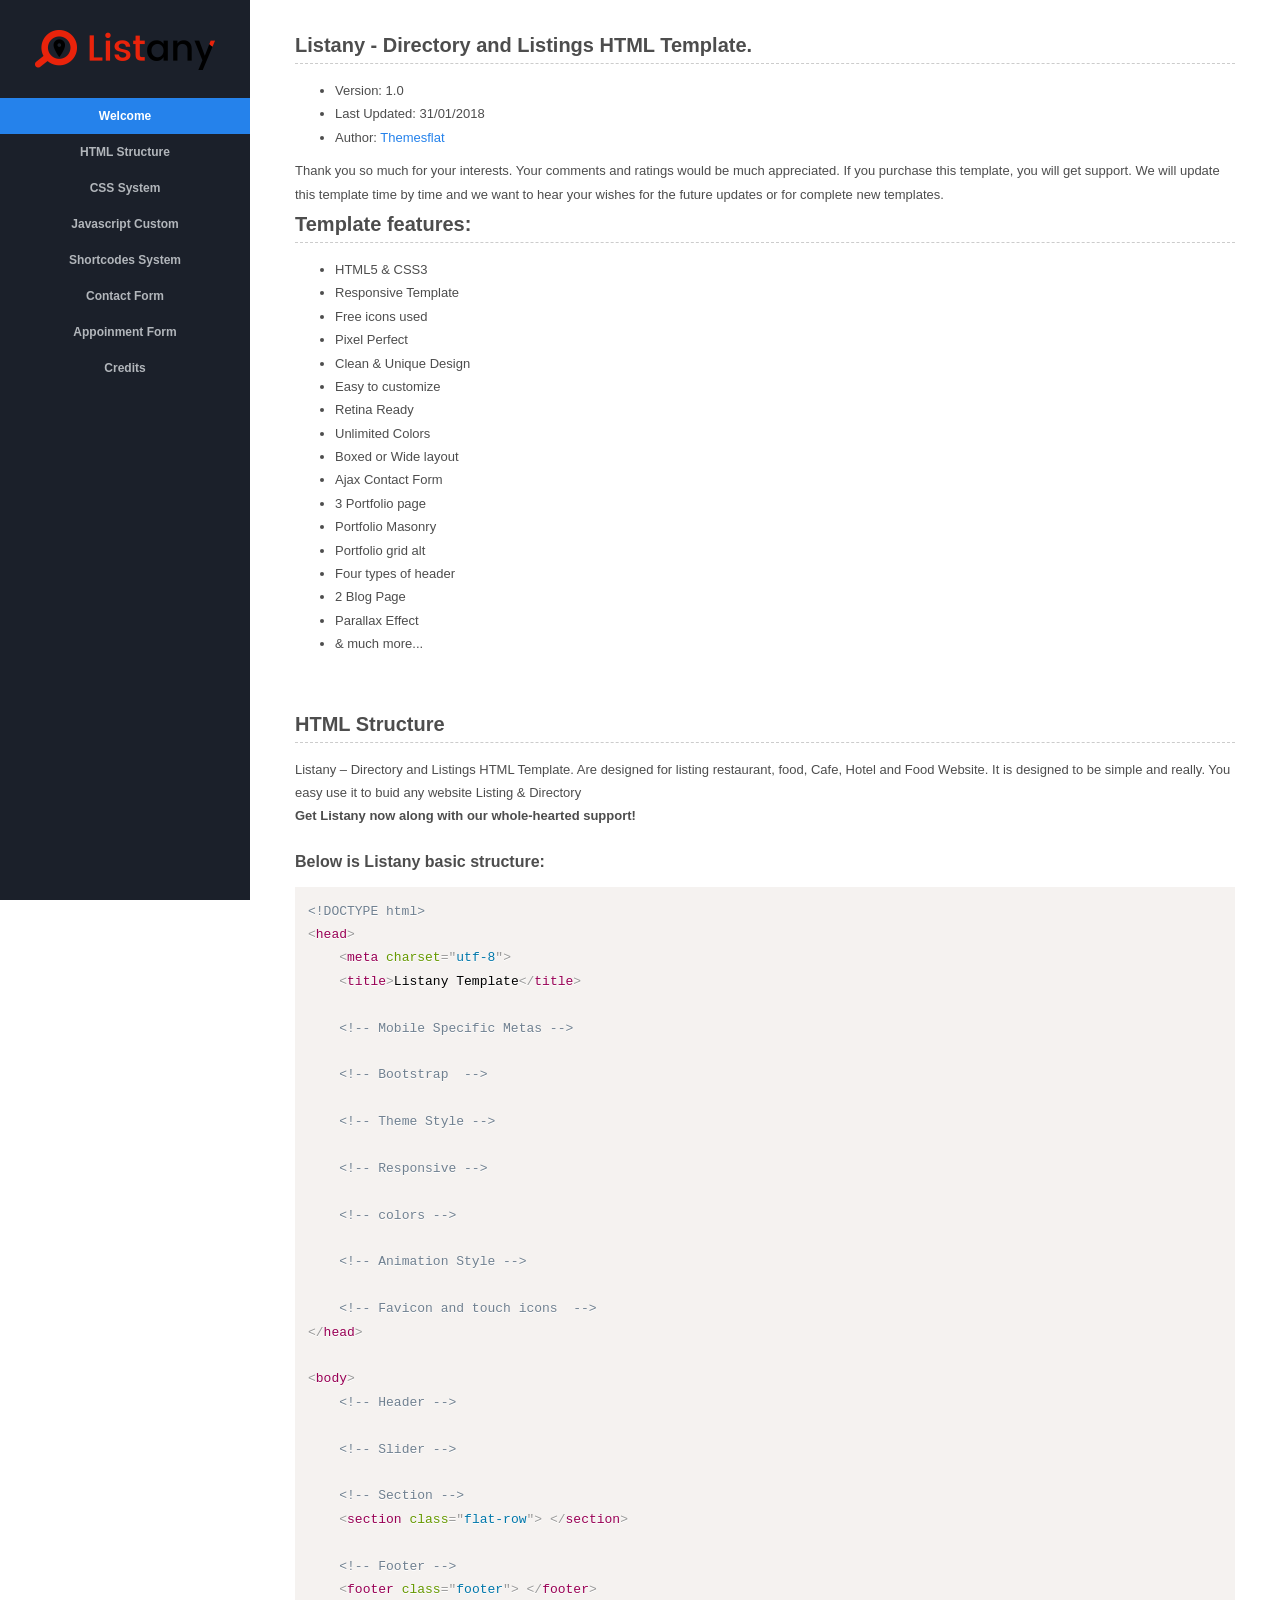
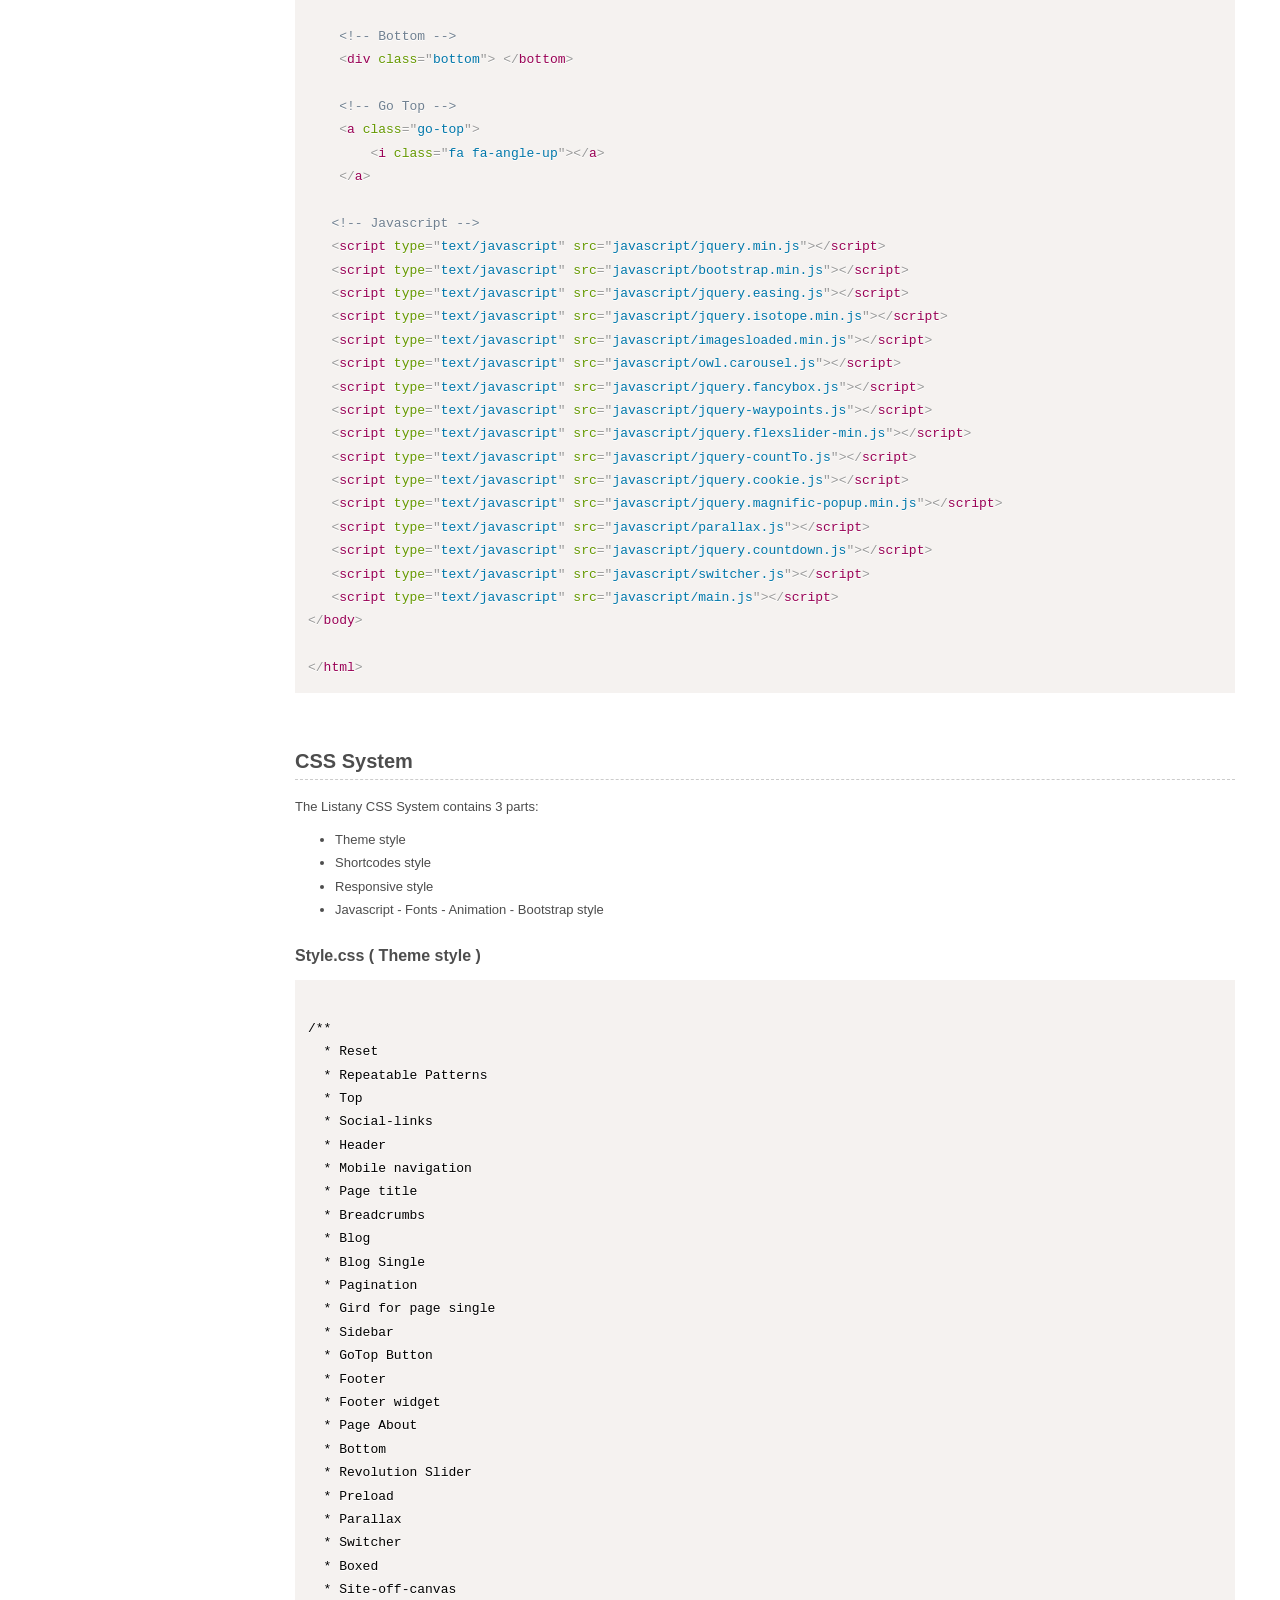
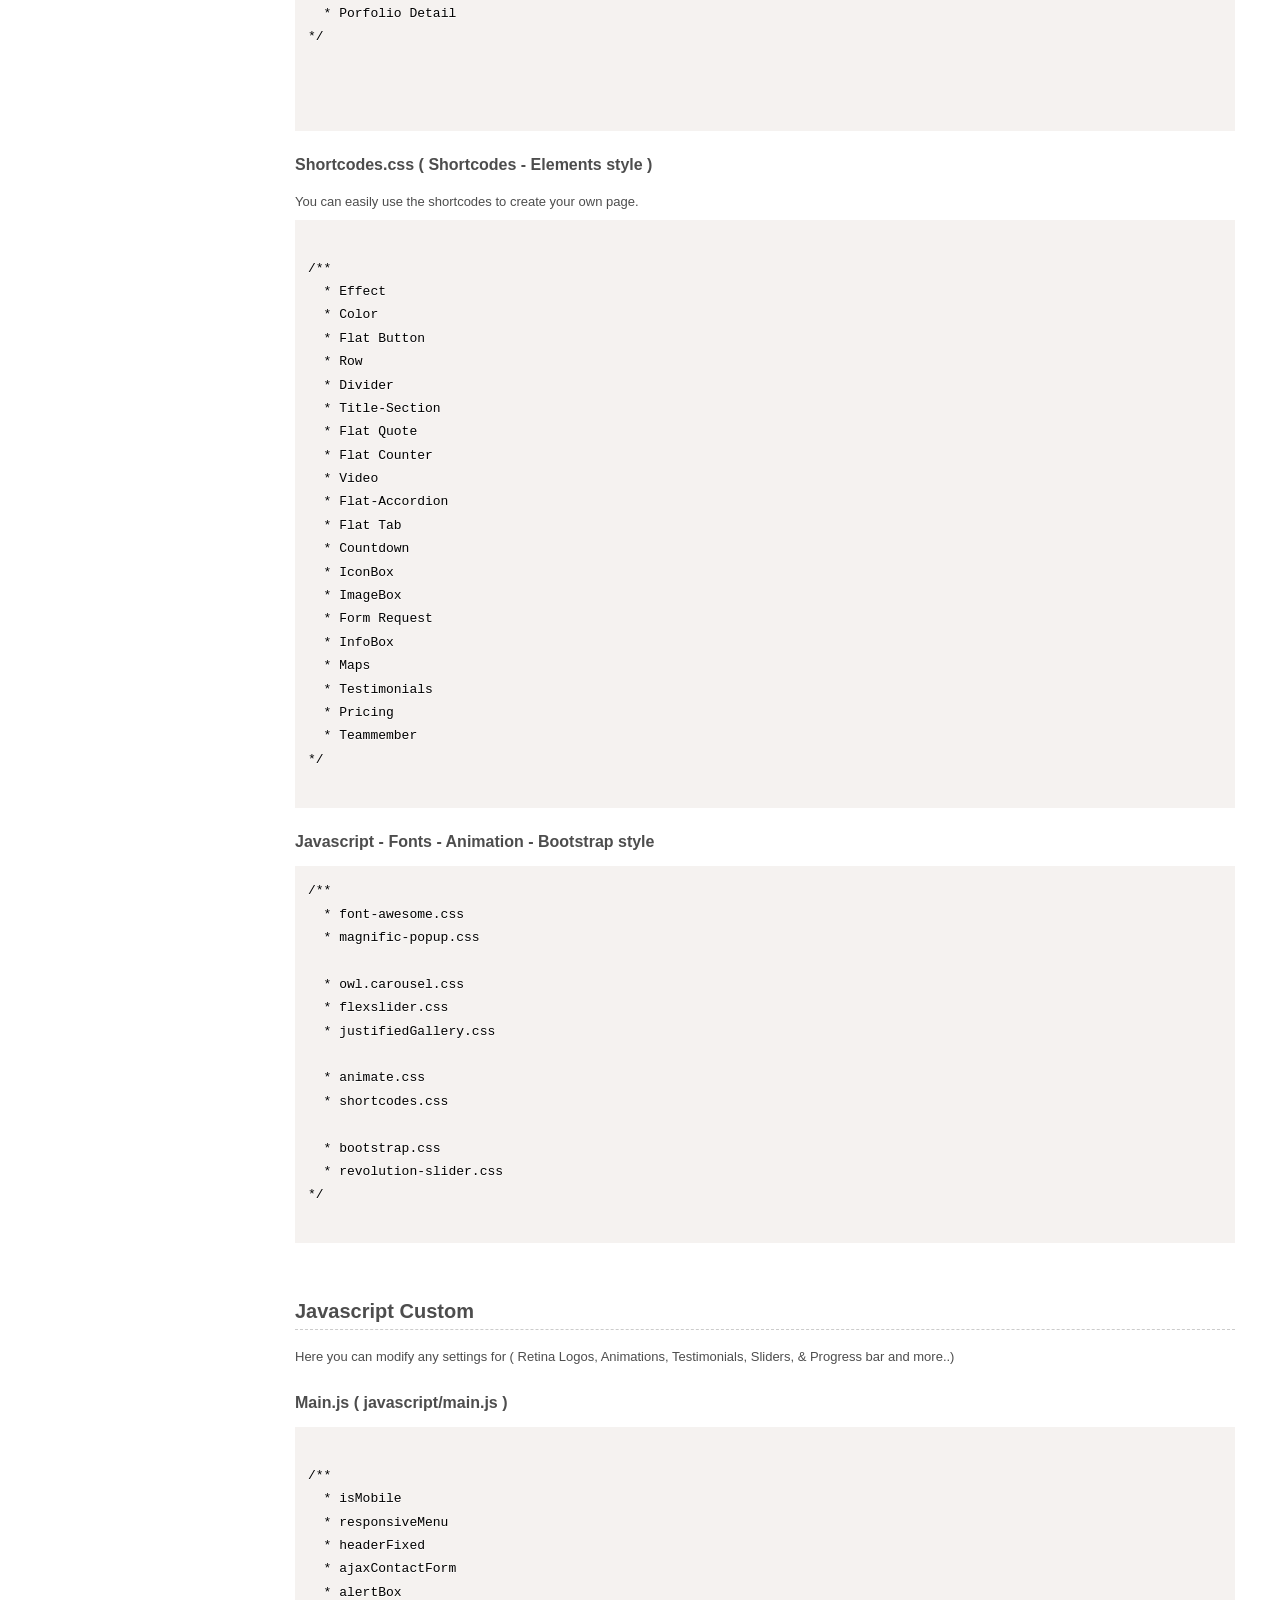
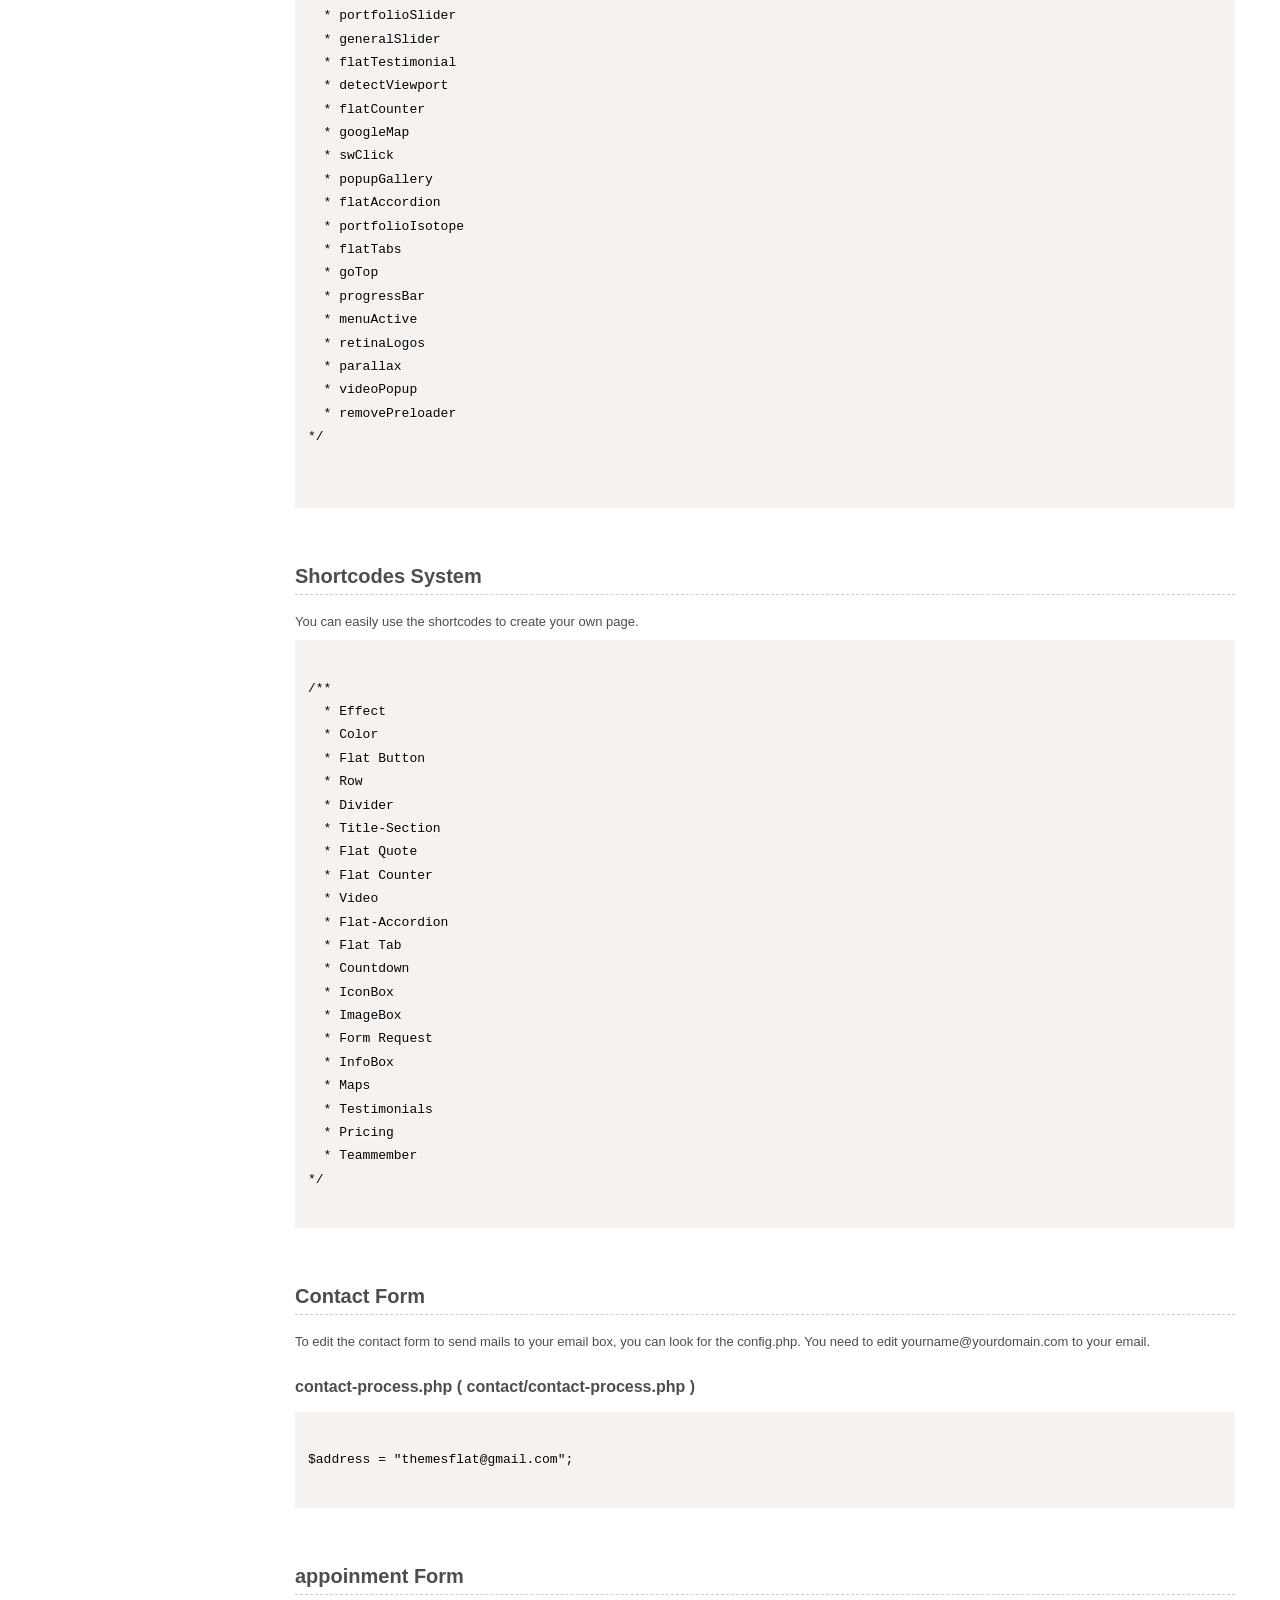
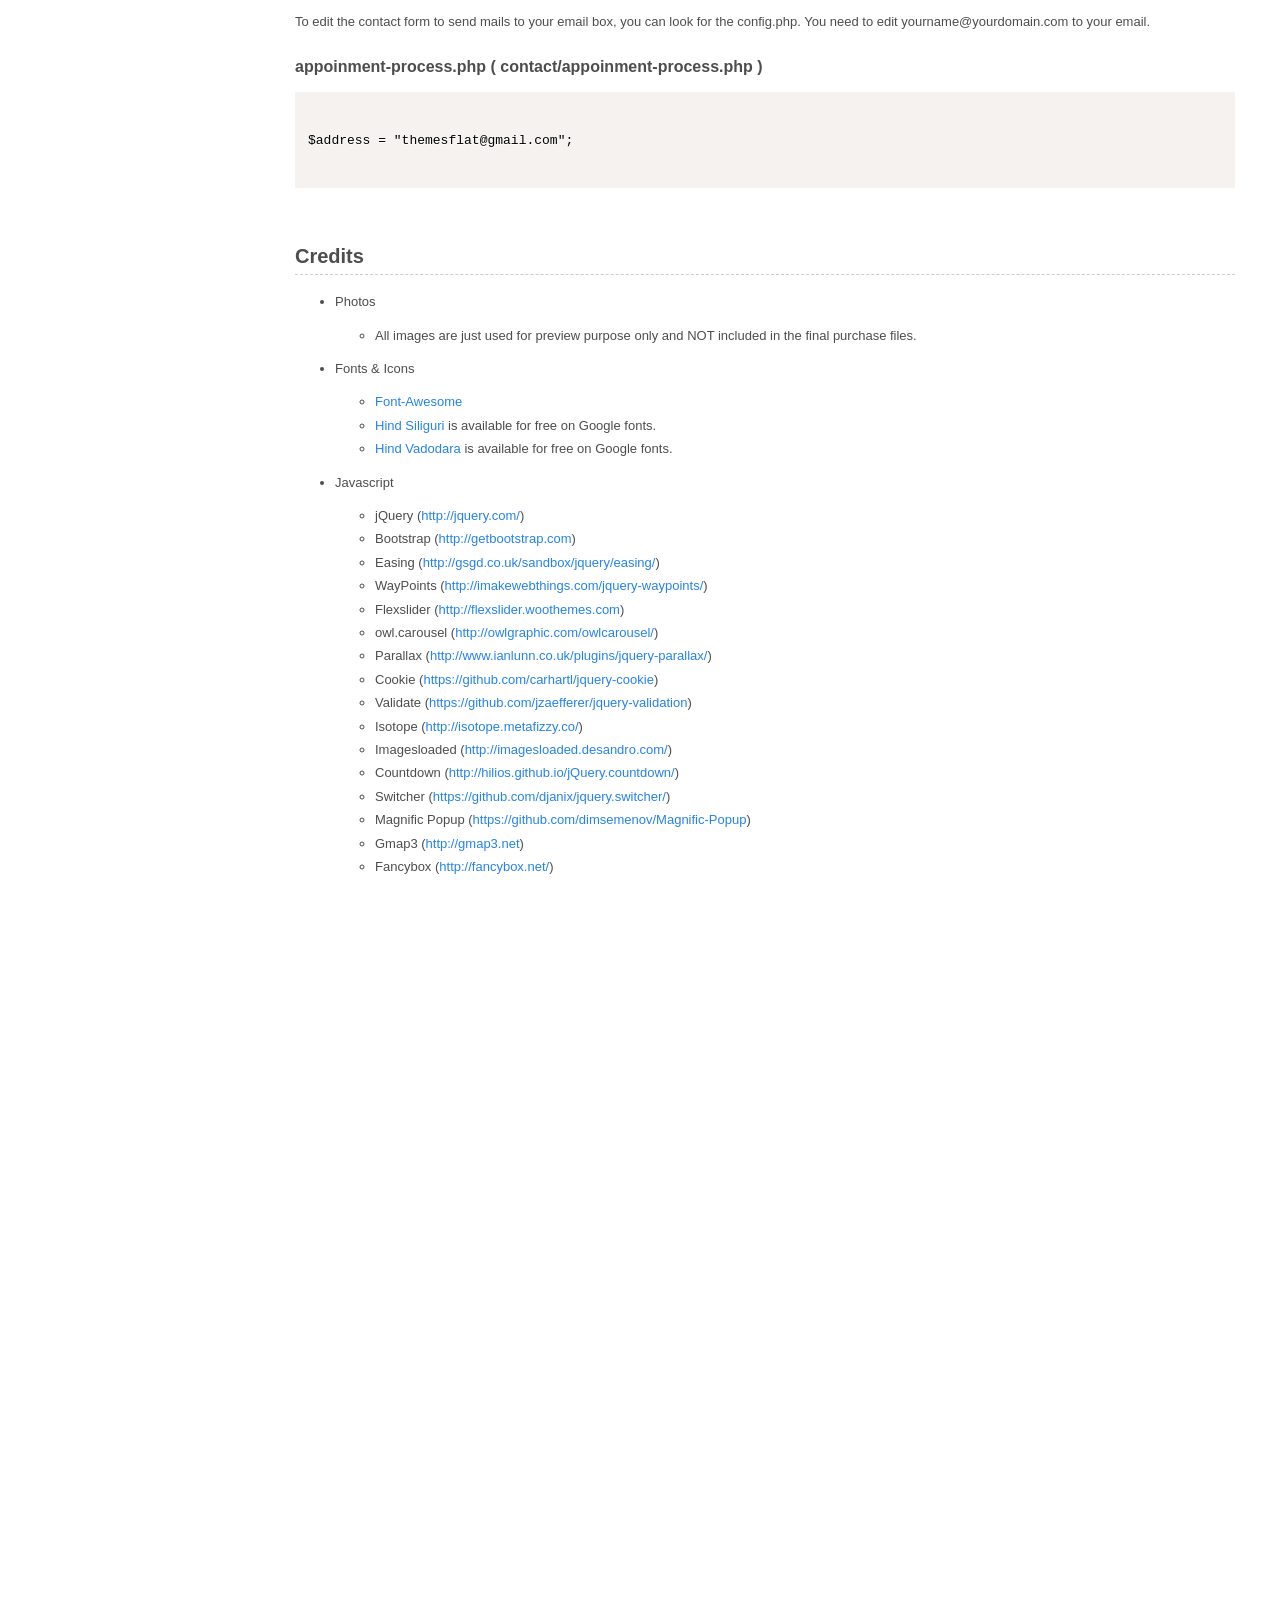
<file: documentation/index.html>
<!DOCTYPE html>
<!--[if IE 8 ]><html class="ie" xmlns="http://www.w3.org/1999/xhtml" xml:lang="en-US" lang="en-US"> <![endif]-->
<!--[if (gte IE 9)|!(IE)]><!--><html xmlns="http://www.w3.org/1999/xhtml" xml:lang="en-US" lang="en-US"><!--<![endif]-->
<head>
   <!-- Basic Page Needs -->
   <meta charset="utf-8">
    <!--[if IE]><meta http-equiv='X-UA-Compatible' content='IE=edge,chrome=1'><![endif]-->
   <title>Listany - Directory and Listings HTML Template.</title>
   <meta name="description" content="">
   <meta name="keywords" content="">
   <meta name="author" content="">

	<link rel="stylesheet" href="css/prism.css"> 
	<link rel="stylesheet" href="css/style.css">

	<script src="javascript/jquery.min.js"></script>
	<script src="javascript/jquery.easing.1.3.min.js"></script>
	<script src="javascript/jquery.nav.js"></script>
	<script src="javascript/jquery.scrollTo.js"></script>
	<script src="javascript/prism.js"></script>
	<script src="javascript/main.js"></script>

	<!--[if lt IE 9]>
	<script src="javascript/html5.js"></script>
	<![endif]-->
  
	<link rel="shortcut icon" href="favicon/favicon.png">
</head>
<body>

	<div id="sidebar">
		<div id="logo">
			<a href="#top">
				<img src="images/logo.png" alt="logo" />
			</a>
		</div>
		<nav id="nav">
			<ul>
				<li class="current"><a href="#Welcome">Welcome</a></li>
				<li><a href="#HTML">HTML Structure</a></li>
				<li><a href="#CSS">CSS System</a></li>
				<li><a href="#Javascript">Javascript Custom</a></li>
				<li><a href="#Shortcodes">Shortcodes System</a></li>
				<li><a href="#ContactForm">Contact Form</a></li>
				<li><a href="#appoinment">Appoinment Form</a></li>
				<li><a href="#Credits">Credits</a></li>
			</ul>
		</nav>
	</div><!-- /.sidebar -->

	<div id="main-content">
		<div class="section" id="Welcome">
			<h3>Listany - Directory and Listings HTML Template.</h3>

			<div class="content">
				<div class="information">
					<ul>
						<li>Version: 1.0</li>
						<li>Last Updated: 31/01/2018</li>
						<li>Author: <a href="http://themeforest.net/user/themesflat">Themesflat</a></li>
					</ul>
					<div class="message">
					Thank you so much for your interests. Your comments and ratings would be much appreciated. 

					If you purchase this template, you will get support. We will update this template time by time and we want to hear your wishes for the future updates or for complete new templates.
					
					</div>
				</div>
				<h3>Template features:</h3>
				<ul>
					<li>HTML5 &amp; CSS3</li>	
					<li>Responsive Template</li>
					<li>Free icons used</li>
					<li>Pixel Perfect</li>
					<li>Clean &amp; Unique Design</li>
					<li>Easy to customize</li>
					<li>Retina Ready</li>
					<li>Unlimited Colors</li>
					<li>Boxed or Wide layout</li>	
					<li>Ajax Contact Form</li>											
					<li>3 Portfolio page </li>
					<li>Portfolio Masonry</li>
					<li>Portfolio grid alt</li>
					<li>Four types of header</li>		
					<li>2 Blog Page</li>
					<li>Parallax Effect</li>
					<li>&amp; much more...</li>
				</ul>
			</div>
		</div><!-- /.section -->

		<div class="section" id="HTML">
			<h3>HTML Structure</h3>
			<div class="content">
			<p>Listany – Directory and Listings HTML Template. Are designed for listing restaurant, food, Cafe, Hotel and Food Website. It is designed to be simple and really. You easy use it to buid any website Listing & Directory</p>

			<p><strong>Get Listany now along with our whole-hearted support!</strong></p>

				<h4>Below is Listany basic structure:</h4>

				<pre><code class="language-markup">&lt;!DOCTYPE html&gt;
&lt;head&gt;
    &lt;meta charset=&quot;utf-8&quot;&gt;
    &lt;title&gt;Listany Template&lt;/title&gt;

    &lt;!-- Mobile Specific Metas --&gt;

    &lt;!-- Bootstrap  --&gt;

    &lt;!-- Theme Style --&gt;

    &lt;!-- Responsive --&gt;

    &lt;!-- colors --&gt;    
   
    &lt;!-- Animation Style --&gt;    

    &lt;!-- Favicon and touch icons  --&gt;
&lt;/head&gt;

&lt;body&gt;
	&lt;!-- Header --&gt;	

	&lt;!-- Slider --&gt;

    &lt;!-- Section --&gt;
    &lt;section class=&quot;flat-row&quot;&gt; &lt;/section&gt;

    &lt;!-- Footer --&gt;
    &lt;footer class=&quot;footer&quot;&gt; &lt;/footer&gt;

   	&lt;!-- Bottom --&gt;
   	&lt;div class=&quot;bottom&quot;&gt; &lt;/bottom&gt;

   	&lt;!-- Go Top --&gt;
    &lt;a class=&quot;go-top&quot;&gt;
     	&lt;i class=&quot;fa fa-angle-up&quot;&gt;&lt;/a&gt;
    &lt;/a&gt;
   
   &lt;!-- Javascript --&gt;
   &lt;script type=&quot;text/javascript&quot; src=&quot;javascript/jquery.min.js&quot;&gt;&lt;/script&gt;
   &lt;script type=&quot;text/javascript&quot; src=&quot;javascript/bootstrap.min.js&quot;&gt;&lt;/script&gt;
   &lt;script type=&quot;text/javascript&quot; src=&quot;javascript/jquery.easing.js&quot;&gt;&lt;/script&gt;
   &lt;script type=&quot;text/javascript&quot; src=&quot;javascript/jquery.isotope.min.js&quot;&gt;&lt;/script&gt;
   &lt;script type=&quot;text/javascript&quot; src=&quot;javascript/imagesloaded.min.js&quot;&gt;&lt;/script&gt;
   &lt;script type=&quot;text/javascript&quot; src=&quot;javascript/owl.carousel.js&quot;&gt;&lt;/script&gt;
   &lt;script type=&quot;text/javascript&quot; src=&quot;javascript/jquery.fancybox.js&quot;&gt;&lt;/script&gt;
   &lt;script type=&quot;text/javascript&quot; src=&quot;javascript/jquery-waypoints.js&quot;&gt;&lt;/script&gt;   
   &lt;script type=&quot;text/javascript&quot; src=&quot;javascript/jquery.flexslider-min.js&quot;&gt;&lt;/script&gt;   
   &lt;script type=&quot;text/javascript&quot; src=&quot;javascript/jquery-countTo.js&quot;&gt;&lt;/script&gt;   
   &lt;script type=&quot;text/javascript&quot; src=&quot;javascript/jquery.cookie.js&quot;&gt;&lt;/script&gt;
   &lt;script type=&quot;text/javascript&quot; src=&quot;javascript/jquery.magnific-popup.min.js&quot;&gt;&lt;/script&gt;
   &lt;script type=&quot;text/javascript&quot; src=&quot;javascript/parallax.js&quot;&gt;&lt;/script&gt;
   &lt;script type=&quot;text/javascript&quot; src=&quot;javascript/jquery.countdown.js&quot;&gt;&lt;/script&gt;
   &lt;script type=&quot;text/javascript&quot; src=&quot;javascript/switcher.js&quot;&gt;&lt;/script&gt;
   &lt;script type=&quot;text/javascript&quot; src=&quot;javascript/main.js&quot;&gt;&lt;/script&gt;
&lt;/body&gt;

&lt;/html&gt;</code></pre>

			</div><!-- /.content -->
		</div><!-- /.section -->

		<div class="section" id="CSS">
			<h3>CSS System</h3>
			<div class="content">
				The Listany CSS System contains 3 parts: 
				<ul>
					<li>Theme style</li>
					<li>Shortcodes style</li>
					<li>Responsive style</li>
					<li>Javascript - Fonts - Animation - Bootstrap style</li>
				</ul>
				<h4>Style.css ( Theme style )</h4>
				<pre><code class="language-markup">
/**
  *	Reset
  *	Repeatable Patterns
  *	Top 
  *	Social-links
  *	Header
  *	Mobile navigation
  *	Page title
  *	Breadcrumbs
  *	Blog
  *	Blog Single
  *	Pagination
  *	Gird for page single
  *	Sidebar
  *	GoTop Button
  *	Footer
  *	Footer widget
  *	Page About
  *	Bottom
  *	Revolution Slider
  *	Preload
  *	Parallax
  *	Switcher
  *	Boxed
  *	Site-off-canvas
  *	Porfolio Detail
*/


				</code></pre>

				<h4>Shortcodes.css ( Shortcodes - Elements style )</h4>
<p>You can easily use the shortcodes to create your own page.</p>
				<pre><code class="language-markup">
/** 
  * Effect
  * Color
  * Flat Button
  * Row
  * Divider
  * Title-Section
  * Flat Quote
  * Flat Counter
  * Video
  * Flat-Accordion
  * Flat Tab
  * Countdown
  * IconBox
  * ImageBox
  * Form Request
  * InfoBox
  * Maps
  * Testimonials
  * Pricing
  * Teammember
*/
				</code></pre>

<h4>Javascript - Fonts - Animation - Bootstrap style</h4>
				<pre><code class="language-markup">/**  
  * font-awesome.css
  * magnific-popup.css

  * owl.carousel.css
  * flexslider.css
  * justifiedGallery.css

  * animate.css
  * shortcodes.css

  * bootstrap.css 
  * revolution-slider.css
*/
				</code></pre>

			</div><!-- /.content -->
		</div><!-- /.section -->

		<div class="section" id="Javascript">
			<h3>Javascript Custom</h3>
			<div class="content">
				Here you can modify any settings for ( Retina Logos, Animations, Testimonials, Sliders, &amp; Progress bar and more..) 
				<h4>Main.js ( javascript/main.js )</h4>
				<pre><code class="language-markup">
/**
  * isMobile
  * responsiveMenu
  * headerFixed
  * ajaxContactForm
  * alertBox
  * portfolioSlider
  * generalSlider
  * flatTestimonial
  * detectViewport
  * flatCounter
  * googleMap
  * swClick
  * popupGallery
  * flatAccordion
  * portfolioIsotope
  * flatTabs
  * goTop
  * progressBar
  * menuActive
  * retinaLogos
  * parallax
  * videoPopup
  * removePreloader 
*/

				</code></pre>

			</div><!-- /.content -->
		</div><!-- /.section -->

		<div class="section" id="Shortcodes">
			<h3>Shortcodes System</h3>
			<div class="content">
			<p>You can easily use the shortcodes to create your own page.</p>
				<pre><code class="language-markup">    
/** 
  * Effect
  * Color
  * Flat Button
  * Row
  * Divider
  * Title-Section
  * Flat Quote
  * Flat Counter
  * Video
  * Flat-Accordion
  * Flat Tab
  * Countdown
  * IconBox
  * ImageBox
  * Form Request
  * InfoBox
  * Maps
  * Testimonials
  * Pricing
  * Teammember
*/
				</code></pre>


			</div><!-- /.content -->
		</div><!-- /.section -->

		<div class="section" id="ContactForm">
			<h3>Contact Form</h3>
			<div class="content">
			<p>To edit the contact form to send mails to your email box, you can look for the config.php. You need to edit yourname@yourdomain.com to your email.</p>
			<h4>contact-process.php ( contact/contact-process.php )</h4>
				<pre><code class="language-markup">
$address = "themesflat@gmail.com";
				</code></pre>


			</div><!-- /.content -->
		</div><!-- /.section -->

		<div class="section" id="appoinment">
			<h3>appoinment Form</h3>
			<div class="content">
			<p>To edit the contact form to send mails to your email box, you can look for the config.php. You need to edit yourname@yourdomain.com to your email.</p>
			<h4>appoinment-process.php ( contact/appoinment-process.php )</h4>
				<pre><code class="language-markup">
$address = "themesflat@gmail.com";
				</code></pre>


			</div><!-- /.content -->
		</div><!-- /.section -->

		<div class="section" id="Credits">
			<h3>Credits</h3>
			<div class="content">
				<ul>
				    <li>
						Photos
						<ul>
							<li>All images are just used for preview purpose only and NOT included in the final purchase files.</li>
						</ul>
					</li>
					<li>
						Fonts &amp; Icons
						<ul>			
							<li><a href="http://fortawesome.github.io/Font-Awesome/" target="blank">Font-Awesome</a></li>
							<li><a href="https://fonts.googleapis.com/css?family=Hind+Siliguri:400,300,500,600,700" target="blank">Hind Siliguri</a> is available for free on Google fonts.</li>
							<li><a href="https://fonts.googleapis.com/css?family=Hind+Vadodara:400,300,500,600,700" target="blank">Hind Vadodara</a> is available for free on Google fonts.</li>
						</ul>
					</li>
					<li>
						Javascript
						<ul>
							<li>jQuery (<a href="http://jquery.com/" target="_blank">http://jquery.com/</a>)</li>
							<li>Bootstrap (<a href="http://getbootstrap.com" target="_blank">http://getbootstrap.com</a>)</li>
							<li>Easing (<a href="http://gsgd.co.uk/sandbox/jquery/easing/" target="_blank">http://gsgd.co.uk/sandbox/jquery/easing/</a>)</li>
							<li>WayPoints (<a href="http://imakewebthings.com/jquery-waypoints/" target="_blank">http://imakewebthings.com/jquery-waypoints/</a>)</li>
							<li>Flexslider (<a href="http://flexslider.woothemes.com" target="_blank">http://flexslider.woothemes.com</a>)</li>
							<li>owl.carousel (<a href="http://owlgraphic.com/owlcarousel/" target="_blank">http://owlgraphic.com/owlcarousel/</a>)</li>
							<li>Parallax (<a href="http://www.ianlunn.co.uk/plugins/jquery-parallax/" target="_blank">http://www.ianlunn.co.uk/plugins/jquery-parallax/</a>)</li>
							<li>Cookie (<a href="https://github.com/carhartl/jquery-cookie/" target="_blank">https://github.com/carhartl/jquery-cookie</a>)</li>			
							<li>Validate (<a href="https://github.com/jzaefferer/jquery-validation" target="_blank">https://github.com/jzaefferer/jquery-validation</a>)</li>							
							<li>Isotope (<a href="http://isotope.metafizzy.co/" target="_blank">http://isotope.metafizzy.co/</a>)</li>
							<li>Imagesloaded (<a href="http://imagesloaded.desandro.com/" target="_blank">http://imagesloaded.desandro.com/</a>)</li>
							<li>Countdown (<a href="http://hilios.github.io/jQuery.countdown/" rel="nofollow">http://hilios.github.io/jQuery.countdown/</a>)</li>
							<li>Switcher (<a href="https://github.com/djanix/jquery.switcher/" target="_blank">https://github.com/djanix/jquery.switcher/</a>)</li>
							<li>Magnific Popup (<a href="https://github.com/dimsemenov/Magnific-Popup" target="_blank">https://github.com/dimsemenov/Magnific-Popup</a>)</li>
							<li>Gmap3 (<a href="http://gmap3.net" target="_blank">http://gmap3.net</a>)</li>
							<li>Fancybox (<a href="http://fancybox.net/" target="_blank">http://fancybox.net/</a>)</li>
						</ul>
					</li>
				</ul>
			</div><!-- /.content -->
		</div><!-- /.section -->

		<div style="height: 1000px;"></div>
		</div><!-- /#main-content -->
</body>

</html>
</file>
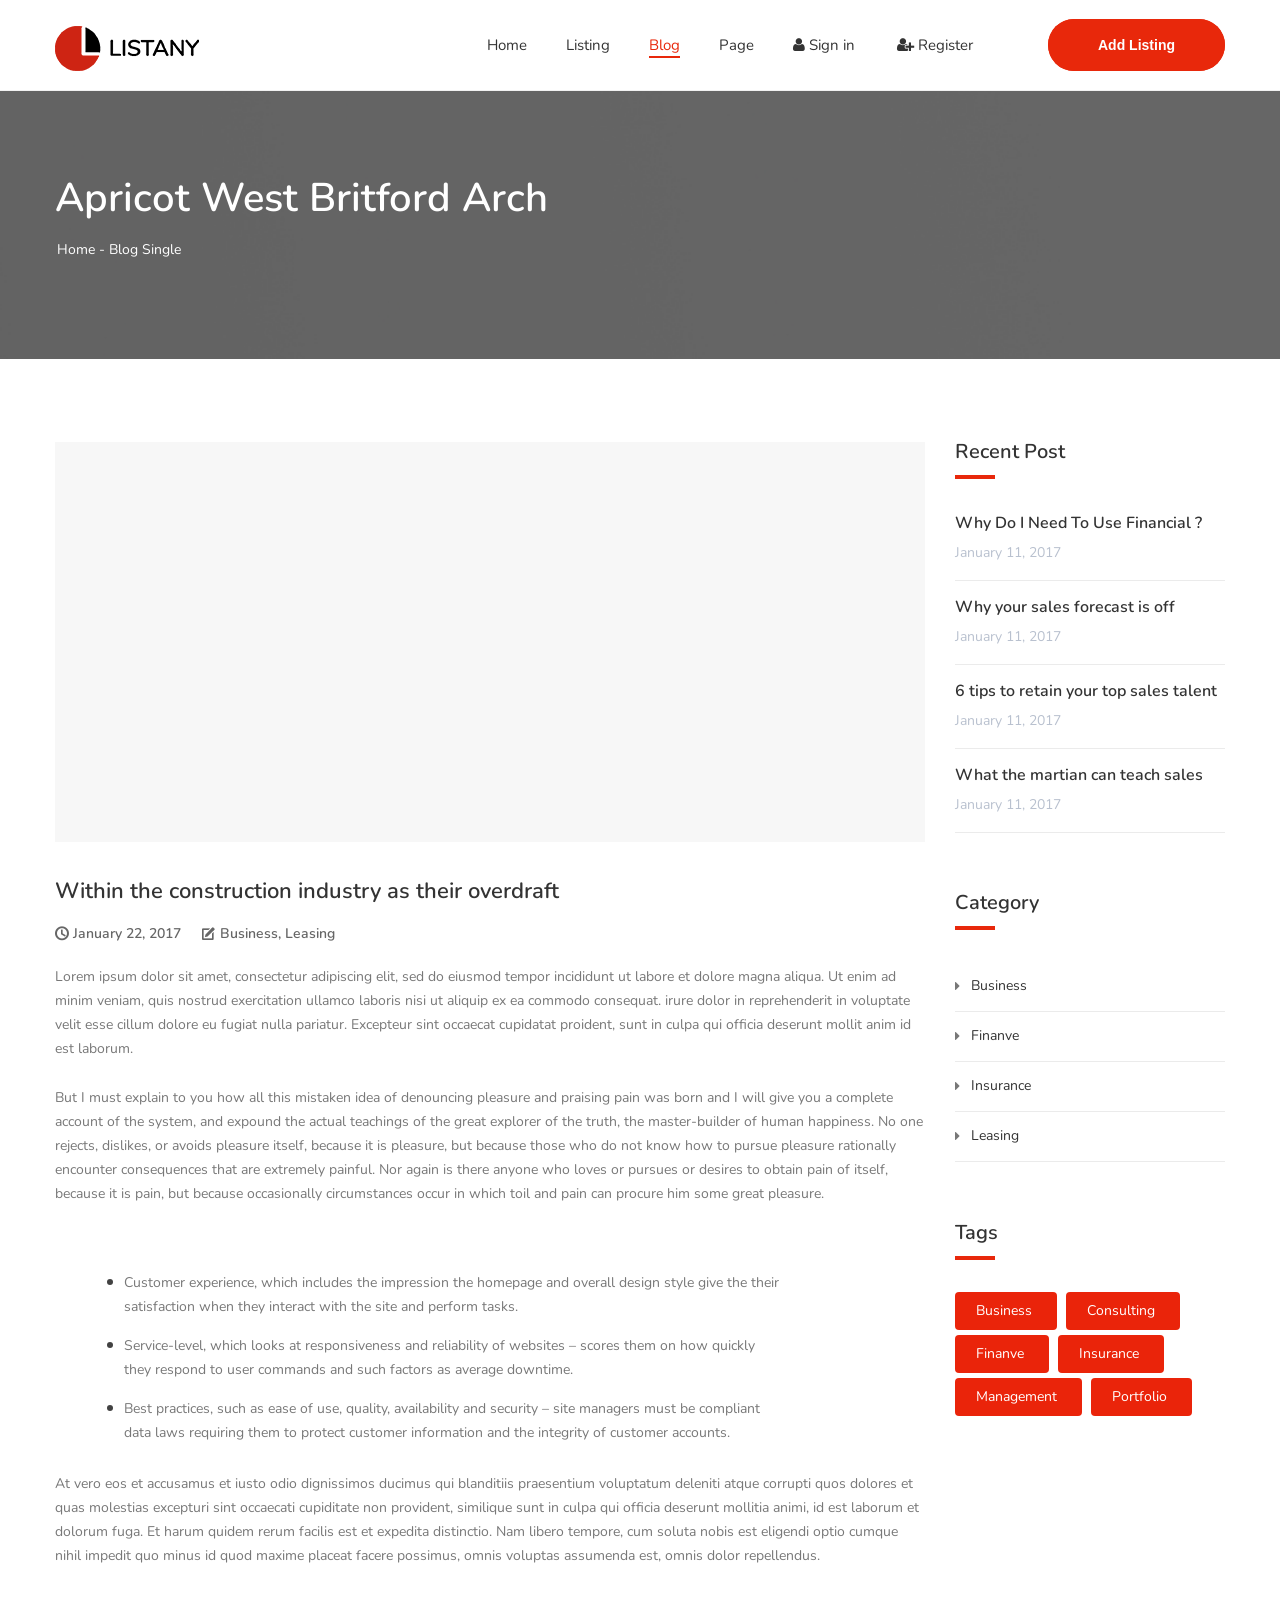
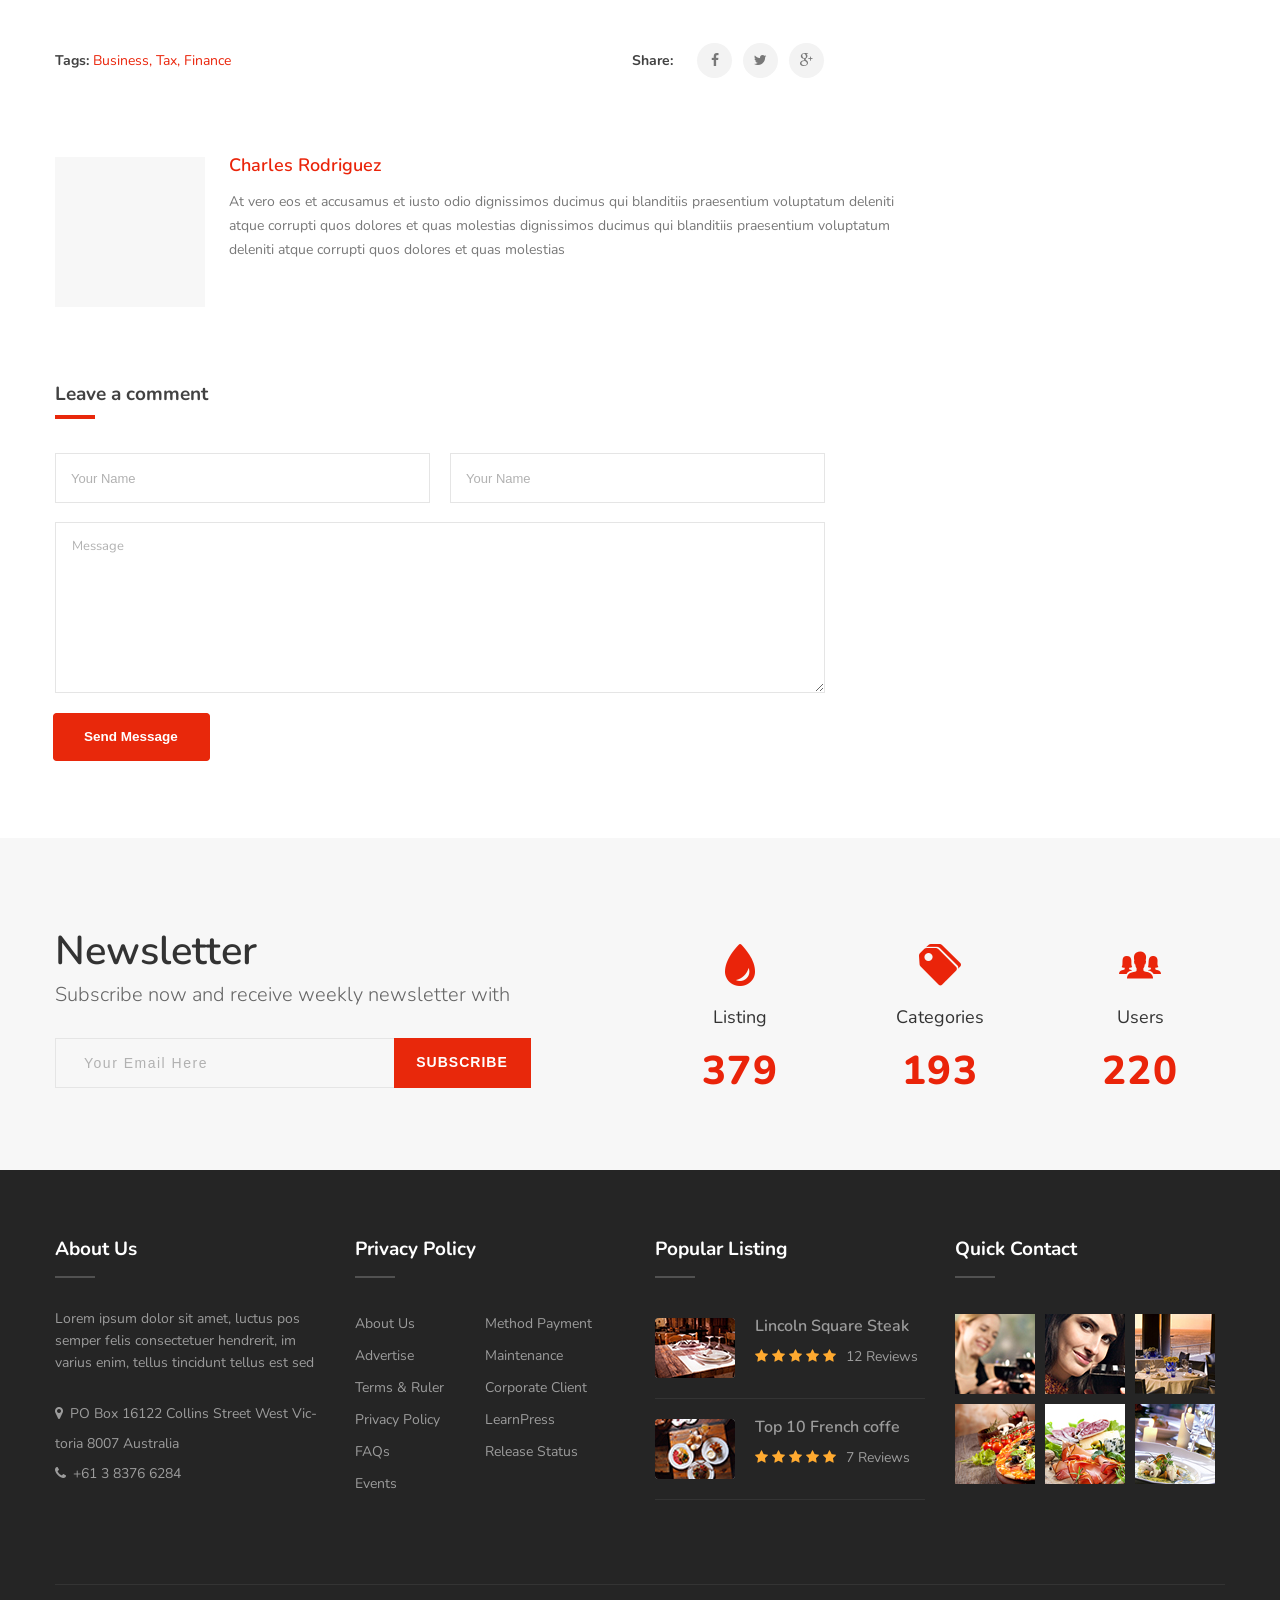
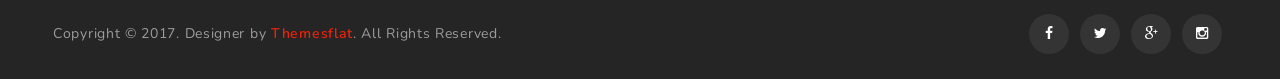
<file: docs/blog-single.html>
<!DOCTYPE html>
<!--[if IE 8 ]><html class="ie" xmlns="http://www.w3.org/1999/xhtml" xml:lang="en-US" lang="en-US"> <![endif]-->
<!--[if (gte IE 9)|!(IE)]><!--><html xmlns="http://www.w3.org/1999/xhtml" xml:lang="en-US" lang="en-US"><!--<![endif]-->
<head>
    <!-- Basic Page Needs -->
    <meta charset="utf-8">
    <!--[if IE]><meta http-equiv='X-UA-Compatible' content='IE=edge,chrome=1'><![endif]-->
    <title>ListAny Template</title>

    <meta name="author" content="themesflat.com">

    <!-- Mobile Specific Metas -->
    <meta name="viewport" content="width=device-width, initial-scale=1, maximum-scale=1">

    <!-- Bootstrap  -->
    <link rel="stylesheet" type="text/css" href="stylesheets/bootstrap.css" >

    <!-- Theme Style -->
    <link rel="stylesheet" type="text/css" href="stylesheets/style.css">

    <!-- Responsive -->
    <link rel="stylesheet" type="text/css" href="stylesheets/responsive.css">
    
    <!-- Animation Style -->
    <link rel="stylesheet" type="text/css" href="stylesheets/animate.css">

    <!-- Favicon and touch icons  -->
    <link href="icon/apple-touch-icon-48-precomposed.png" rel="apple-touch-icon-precomposed" sizes="48x48">
    <link href="icon/apple-touch-icon-32-precomposed.png" rel="apple-touch-icon-precomposed">
    <link href="icon/favicon.png" rel="shortcut icon">

</head>                                 
<body class="header_sticky"> 
    <!-- Preloader -->
    <section class="loading-overlay">
        <div class="Loading-Page">
            <h2 class="loader">Loading</h2>
        </div>
    </section>   

    <!-- Boxed -->
    <div class="boxed">

    <!-- Header -->            
    <header id="header" class="header clearfix">
        <div class="container">
            <div class="row">                 
                <div class="col-lg-4">
                    <div id="logo" class="logo float-left">
                        <a href="index.html" rel="home">
                            <img src="images/logo.png" alt="image">
                        </a>
                    </div><!-- /.logo -->
                    <div class="btn-menu">
                        <span></span>
                    </div><!-- //mobile menu button -->
                </div><!-- /.col-lg-4 -->
                <div class="col-lg-8">
                    <div class="nav-wrap">                            
                        <nav id="mainnav" class="mainnav float-left">
                            <ul class="menu"> 
                                <li>
                                    <a href="index.html">Home</a> 
                                </li>
                                <li><a href="listing-grid.html">Listing</a>
                                    <ul class="submenu"> 
                                        <li><a href="listing-grid.html">Listing Grid</a>
                                        </li>
                                        <li><a href="listing-list.html">Listing List</a>
                                        </li>
                                         <li><a href="listing-full.html">Listing Full Width</a>
                                        </li>
                                         <li><a href="listing-map1.html">Listing Map V1</a>
                                        </li>
                                         <li><a href="listing-map2.html">Listing Map V2</a>
                                        </li>
                                         <li><a href="listing-single.html">Listing Single</a>
                                        </li>
                                    </ul><!-- /.submenu -->
                                </li>
                                <li class="home"><a href="blog.html">Blog</a>
                                    <ul class="submenu"> 
                                        <li><a href="blog.html">Blog</a>
                                        </li>
                                        <li class="active"><a href="blog-single.html">Blog Single</a>
                                        </li>
                                    </ul><!-- /.submenu -->
                                </li> 
                                <li><a href="page-about.html">Page</a>
                                    <ul class="submenu"> 
                                        <li><a href="page-about.html">About Us</a>
                                        </li>
                                        <li><a href="page-services.html">Services</a>
                                        </li>
                                        <li><a href="page-user.html">User</a>
                                        </li>
                                        <li><a href="page-profile.html">User profile</a>
                                        </li>
                                        <li><a href="page-addlisting.html">Add Listing</a>
                                        </li>
                                        <li><a href="page-pricing.html">pricing</a>
                                        </li>
                                        <li><a href="page-contact.html">Contact Us</a>
                                        </li>
                                    </ul><!-- /.submenu -->
                                </li>    
                                <li>
                                    <a data-toggle="modal" href="#popup_login"><i class="fa fa-user"></i> Sign in</a> 
                                </li>
                                <li>
                                    <a data-toggle="modal" href="#popup_register"><i class="fa fa-user-plus"></i> Register</a> 
                                </li>                    
                            </ul><!-- /.menu -->
                        </nav><!-- /.mainnav -->  

                        <div class="button-addlist float-right">
                            <button type="button" class="flat-button" onclick="location.href='page-addlisting.html'">Add Listing</button>
                         </div> 
                    </div><!-- /.nav-wrap -->
                </div><!-- /.col-lg-8 -->                                    
            </div><!-- /.row -->
        </div>
    </header><!-- /.header -->
            
    <!-- Page title -->
    <div class="page-title parallax parallax1">
        <div class="section-overlay">
        </div>
        <div class="container">
            <div class="row">
                <div class="col-md-12">                    
                    <div class="page-title-heading">
                        <h1 class="title">Apricot West Britford Arch</h1>
                    </div><!-- /.page-title-captions -->
                    <div class="breadcrumbs">
                        <ul>
                            <li><a href="index.html">Home</a></li>
                            <li> - </li>                            
                            <li>Blog Single</li>
                        </ul>                   
                    </div><!-- /.breadcrumbs -->   
                </div><!-- /.col-md-12 -->  
            </div><!-- /.row -->  
        </div><!-- /.container -->                      
    </div><!-- /.page-title --> 

    <!-- Blog posts -->
    <section class="main-content blog-posts blog-single">
        <div class="container">
            <div class="row">
                <div class="col-lg-9">
                    <div class="post-wrap">
                        <article class="post clearfix">
                            <div class="featured-post">
                                <img src="images/blog/4.jpg" alt="image">
                            </div><!-- /.feature-post -->
                            <div class="content-post">
                                <h3 class="title-post">Within the construction industry as their overdraft</h3>
                                <ul class="meta-post clearfix">
                                    <li class="time">
                                        January 22, 2017
                                    </li>
                                    <li class="categories"> 
                                        <a href="#">Business</a>, <a href="#">Leasing</a>
                                    </li>
                                </ul><!-- /.meta-post -->
                                <div class="entry excerpt">                              
                                    <p>Lorem ipsum dolor sit amet, consectetur adipiscing elit, sed do eiusmod tempor incididunt ut labore et dolore magna aliqua. Ut enim ad minim veniam, quis nostrud exercitation ullamco laboris nisi ut aliquip ex ea commodo consequat. irure dolor in reprehenderit in voluptate velit esse cillum dolore eu fugiat nulla pariatur. Excepteur sint occaecat cupidatat proident, sunt in culpa qui officia deserunt mollit anim id est laborum.
                                    </p>
                                    <p>But I must explain to you how all this mistaken idea of denouncing pleasure and praising pain was born and I will give you a complete account of the system, and expound the actual teachings of the great explorer of the truth, the master-builder of human happiness. No one rejects, dislikes, or avoids pleasure itself, because it is pleasure, but because those who do not know how to pursue pleasure rationally encounter consequences that are extremely painful. Nor again is there anyone who loves or pursues or desires to obtain pain of itself, because it is pain, but because occasionally circumstances occur in which toil and pain can procure him some great pleasure.</p>

                                    <ul class="list-single">
                                        <li>Customer experience, which includes the impression the homepage and overall design style give the their satisfaction when they interact with the site and perform tasks.</li>
                                        <li>Service-level, which looks at responsiveness and reliability of websites – scores them on how quickly they respond to user commands and such factors as average downtime.</li>
                                        <li>Best practices, such as ease of use, quality, availability and security – site managers must be compliant data laws requiring them to protect customer information and the integrity of customer accounts.</li>
                                    </ul>

                                    <p>At vero eos et accusamus et iusto odio dignissimos ducimus qui blanditiis praesentium voluptatum deleniti atque corrupti quos dolores et quas molestias excepturi sint occaecati cupiditate non provident, similique sunt in culpa qui officia deserunt mollitia animi, id est laborum et dolorum fuga. Et harum quidem rerum facilis est et expedita distinctio. Nam libero tempore, cum soluta nobis est eligendi optio cumque nihil impedit quo minus id quod maxime placeat facere possimus, omnis voluptas assumenda est, omnis dolor repellendus.</p>

                                </div>

                                <div class="direction clearfix">
                                    <div class="tag-single float-left">
                                        <span>Tags:</span>
                                        <a href="#"> Business,</a>
                                        <a href="#"> Tax,</a>
                                        <a href="#"> Finance</a>
                                    </div>
                                    <div class="social-links float-right">
                                        <span>Share:</span>
                                        <a href="#"><i class="fa fa-facebook"></i></a>
                                        <a href="#"><i class="fa fa-twitter"></i></a>
                                        <a href="#"><i class="fa fa-google-plus"></i></a>
                                    </div>
                                </div>
                            </div><!-- /.content-post -->
                        </article>    

                        <div class="main-single">
                            <div class="comments-area">
                                <ol class="comment-list">
                                    <li class="comment">
                                        <article class="comment-body clearfix">        
                                            <div class="comment-author">
                                                <img src="images/blog/c1.jpg" alt="image">  
                                            </div><!-- .comment-author -->
                                            <div class="comment-text">
                                                <div class="comment-metadata">
                                                    <h5><a href="#">Charles Rodriguez</a></h5>                
                                                </div><!-- .comment-metadata -->
                                                <div class="comment-content">
                                                    <p>At vero eos et accusamus et iusto odio dignissimos ducimus qui blanditiis praesentium voluptatum deleniti atque corrupti quos dolores et quas molestias dignissimos ducimus qui blanditiis praesentium voluptatum deleniti atque corrupti quos dolores et quas molestias</p>
                                                </div><!-- .comment-content -->
                                            </div><!-- /.comment-text -->         
                                        </article><!-- .comment-body -->
                                    </li><!-- #comment-## -->                                   
                                </ol><!-- .comment-list -->

                                <div class="comment-respond" id="respond">
                                    <h2 class="comment-reply-title">Leave a comment</h2>
                                    <form novalidate="" class="comment-form clearfix" id="commentform" method="post" action="#">
                                        <div class="wrap-input clearfix">
                                             <p class="comment-notes">                                      
                                                <input type="text" placeholder="Your Name" aria-required="true" size="30" value="" name="author" id="author">
                                            </p>
                                            <p class="comment-form-email">                                        
                                                <input type="email" placeholder="Your Name" size="30" value="" name="email" id="email">
                                            </p>                                  
                                        </div>                                   
                                        <p class="comment-form-comment">
                                            <textarea class="" tabindex="4" placeholder="Message" name="comment" required></textarea>
                                        </p>                        
                                        <p class="form-submit">                 
                                            <button class="comment-submit effect-button">Send Message</button>
                                        </p>
                                    </form>
                                </div><!-- /.comment-respond -->
                            </div><!-- /.comments-area -->
                        </div>                   
                        
                    </div><!-- /.post-wrap -->                                  
                </div><!-- /.col-lg-9 -->  

                <div class="col-lg-3">
                    <div class="sidebar">
                        <div class="widget widget-recent-news">
                            <h5 class="widget-title">Recent Post</h5>
                            <ul class="popular-news clearfix">
                                <li>
                                    <div class="text">
                                        <h6>
                                            <a href="#">
                                            Why Do I Need To Use Financial ?
                                            </a>
                                        </h6>  
                                        <p>January 11, 2017</p>                                     
                                    </div>
                                </li>
                                <li>
                                    <div class="text">
                                        <h6>
                                            <a href="#">
                                            Why your sales forecast is off
                                            </a>
                                        </h6>  
                                        <p>January 11, 2017</p>              
                                    </div>
                                </li>
                                <li>
                                    <div class="text">
                                        <h6>
                                            <a href="#">
                                            6 tips to retain your top sales talent
                                            </a>
                                        </h6>  
                                        <p>January 11, 2017</p>              
                                    </div>
                                </li>
                                <li>
                                    <div class="text">
                                        <h6>
                                            <a href="#">
                                            What the martian can teach sales
                                            </a>
                                        </h6>  
                                        <p>January 11, 2017</p>               
                                    </div>
                                </li>
                            </ul><!-- /.popular-news -->
                        </div><!-- /.widget-popular-news -->
                        <div class="widget widget_categories">
                            <h5 class="widget-title">Category</h5>
                            <ul>
                                <li><a href="#">Business</a></li>
                                <li><a href="#">Finanve</a></li>
                                <li><a href="#">Insurance</a></li>
                                <li><a href="#">Leasing</a></li>
                            </ul>
                        </div><!-- /.widget-categories -->
 
                        <div class="widget widget_tag">
                            <h5 class="widget-title">Tags</h5>
                            <div class="tag-list">
                                <a href="#">Business</a>
                                <a href="#">Consulting</a>
                                <a href="#">Finanve</a>
                                <a href="#">Insurance</a>
                                <a href="#">Management</a>
                                <a href="#">Portfolio</a>    
                            </div>
                        </div><!-- /.widget-tag -->
                    </div><!-- /.sidebar -->
                </div><!-- /.col-md-3 -->             
            </div><!-- /.row -->           
        </div><!-- /.container -->   
    </section>   

    <section class="flat-row v1 bg-theme">
        <div class="container">
            <div class="row">
                <div class="col-lg-6">
                    <div class="title-section">
                        <h1 class="title">Newsletter</h1>
                        <div class="sub-title">
                            Subscribe now and receive weekly newsletter with
                        </div>
                    </div>
                    <form id="subscribe-form" class="flat-mailchimp" method="post" action="#" data-mailchimp="true">
                        <div class="field clearfix" id="subscribe-content"> 
                            <p class="wrap-input-email">
                                <input type="text" tabindex="2" id="subscribe-email" name="subscribe-email" placeholder="Your Email Here">
                            </p>
                            <p class="wrap-btn">
                                <button type="button" id="subscribe-button" class=" subscribe-submit effect-button" title="Subscribe now">SUBSCRIBE</button>
                            </p>
                        </div>
                        <div id="subscribe-msg"></div>
                    </form>
                </div>
                <div class="col-lg-2">
                    <div class="flat-counter text-center">                            
                        <div class="content-counter">
                            <div class="icon-count">
                                <i class="ion-waterdrop"></i>
                            </div>
                            <div class="name-count">Listing</div>
                            <div class="numb-count" data-to="1897" data-speed="2000" data-waypoint-active="yes">1897</div>
                        </div>
                    </div>
                </div>
                <div class="col-lg-2">
                    <div class="flat-counter text-center">                            
                        <div class="content-counter">
                            <div class="icon-count">
                                <i class="ion-pricetags"></i>
                            </div>
                            <div class="name-count">Categories</div>
                            <div class="numb-count" data-to="967" data-speed="2000" data-waypoint-active="yes">967</div>
                        </div>
                    </div>
                </div>
                <div class="col-lg-2">
                    <div class="flat-counter text-center">                            
                        <div class="content-counter">
                            <div class="icon-count">
                                <i class="ion-ios-people"></i>
                            </div>
                            <div class="name-count">Users</div>
                            <div class="numb-count" data-to="1101" data-speed="2000" data-waypoint-active="yes">1101</div>
                        </div>
                    </div>
                </div>
            </div>
        </div>  
    </section>  

    <!-- Footer -->
    <footer class="footer footer-widgets">
            <div class="container">
                <div class="row"> 
                    <div class="col-lg-3">  
                        <div class="widget widget_text widget_info">
                            <h5 class="widget-title">About Us</h5>
                            <div class="textwidget">                                
                                <p>Lorem ipsum dolor sit amet, luctus pos semper felis consectetuer hendrerit, im varius enim, tellus tincidunt tellus est sed</p>                      
                            </div><!-- /.textwidget -->
                            <ul class="flat-infomation">
                                <li><i class="fa fa-map-marker"></i>PO Box 16122 Collins Street West Vic-toria 8007 Australia</li>
                                <li><i class="fa fa-phone"></i>+61 3 8376 6284</li>
                            </ul>
                        </div><!-- /.widget -->      
                    </div><!-- /.col-lg-3 --> 

                    <div class="col-lg-3">  
                        <div id="nav_menu-2" class="widget widget_nav_menu">
                            <h5 class="widget-title">Privacy Policy</h5>
                            <div class="wrap-menufooter clearfix">
                                <ul class="menu one-half">
                                    <li class="menu-item"><a href="#">About Us</a></li>
                                    <li class="menu-item"><a href="#">Advertise</a></li>
                                    <li class="menu-item"><a href="#">Terms & Ruler</a></li>
                                    <li class="menu-item"><a href="#">Privacy Policy</a></li>
                                    <li class="menu-item"><a href="#">FAQs</a></li>
                                    <li class="menu-item"><a href="#">Events</a></li>
                                </ul>
                                <ul class="menu one-half">
                                    <li class="menu-item"><a href="#">Method Payment</a></li>
                                    <li class="menu-item"><a href="#">Maintenance</a></li>
                                    <li class="menu-item"><a href="#">Corporate Client</a></li>
                                    <li class="menu-item"><a href="#">LearnPress</a></li>
                                    <li class="menu-item"><a href="#">Release Status</a></li>
                                </ul>
                            </div>
                        </div>
                    </div><!-- /.col-lg-3 -->

                    <div class="col-lg-3">
                       <div class="widget widget_listing">
                            <h5 class="widget-title">Popular Listing</h5>
                            <ul>
                                <li>
                                    <div class="featured">
                                        <a href="#" class="effect"><img src="images/flickr/7.jpg" alt="image"></a>
                                    </div>
                                    <div class="info-listing">
                                        <h6><a href="#" >Lincoln Square Steak</a></h6>
                                        <div class="start-review">
                                            <span class="flat-start">
                                                <i class="fa fa-star"></i>
                                                <i class="fa fa-star"></i>
                                                <i class="fa fa-star"></i>
                                                <i class="fa fa-star"></i>
                                                <i class="fa fa-star"></i>
                                            </span>
                                            <a href="#" class="review">12 Reviews</a>
                                        </div>
                                    </div>
                                </li>
                                <li>
                                    <div class="featured">
                                        <a href="#" class="effect"><img src="images/flickr/8.jpg" alt="image"></a>
                                    </div>
                                    <div class="info-listing">
                                        <h6><a href="#">Top 10 French coffe </a></h6>
                                        <div class="start-review">
                                            <span class="flat-start">
                                                <i class="fa fa-star"></i>
                                                <i class="fa fa-star"></i>
                                                <i class="fa fa-star"></i>
                                                <i class="fa fa-star"></i>
                                                <i class="fa fa-star"></i>
                                            </span>
                                            <a href="#" class="review">7 Reviews</a>
                                        </div>
                                    </div>
                                </li>
                                
                            </ul>
                        </div>
                    </div><!-- /.col-lg-3 -->

                    <div class="col-lg-3">
                        <div class="widget widget_contact">
                            <h5 class="widget-title">Quick Contact</h5>
                            <ul class="clearfix">                                
                                <li>
                                    <div class="thumb">
                                        <a href="#" class="effect">
                                            <img src="images/flickr/1.jpg" alt="image">
                                        </a>
                                    </div>
                                </li>
                                <li>
                                    <div class="thumb">
                                        <a href="#" class="effect">
                                            <img src="images/flickr/2.jpg" alt="image">
                                        </a>
                                    </div>
                                </li>
                                <li>
                                    <div class="thumb">
                                        <a href="#" class="effect">
                                            <img src="images/flickr/3.jpg" alt="image">
                                        </a>
                                    </div>
                                </li>
                                <li>
                                    <div class="thumb">
                                        <a href="#" class="effect">
                                            <img src="images/flickr/4.jpg" alt="image">
                                        </a>
                                    </div>
                                </li>
                                <li>
                                    <div class="thumb">
                                        <a href="#" class="effect">
                                            <img src="images/flickr/5.jpg" alt="image">
                                        </a>
                                    </div>
                                </li>
                                <li>
                                    <div class="thumb">
                                        <a href="#" class="effect">
                                            <img src="images/flickr/6.jpg" alt="image">
                                        </a>
                                    </div>
                                </li>
                            </ul>
                        </div>
                    </div><!-- /.col-md-3 -->
                </div><!-- /.row -->    
            </div><!-- /.container -->
            <div class="container">
                <div class="bottom">
                    <div class="row">
                        <div class="col-md-6 col-sm-6">
                            <div class="copyright"> 
                                <p>Copyright © 2017. Designer by <a href="https://themeforest.net/user/themesflat/portfolio">Themesflat</a>. All Rights Reserved.
                                </p>
                            </div>                   
                        </div><!-- /.col-md-12 -->
                        <div class="col-md-6 col-sm-6">
                            <div class="social-links float-right">
                                <a href="#"><i class="fa fa-facebook"></i></a>
                                <a href="#"><i class="fa fa-twitter"></i></a>                  
                                <a href="#"><i class="fa fa-google-plus"></i></a>
                                <a href="#"><i class="fa fa-instagram"></i></a>
                            </div>
                        </div>  
                    </div>
                </div>
            </div>
    </footer>

    <div class="modal fade flat-popupform" id="popup_login">
            <div class="modal-dialog">
                <div class="modal-content">
                    <div class="modal-header">
                        <button type="button" class="close" data-dismiss="modal" aria-hidden="true">&times;</button>
                    </div>
                    <div class="modal-body text-center clearfix">
                        <form class="form-login form-listing" action="#" method="post">
                            <h3 class="title-formlogin">Log in</h3>
                            <span class="input-login icon-form"><input type="text" placeholder="Your Name*" name="email" required="required"><i class="fa fa-user"></i></span>
                            <span class="input-login icon-form"><input type="text" placeholder="Password*" name="password" required="required"><i class="fa fa-lock"></i></span>
                            <div class="flat-fogot clearfix">
                                <label class="float-left">
                                   <span class="input-check">
                                        <input type="checkbox" name="check" value="0" checked="">
                                        <span class="remember">Remember me</span> 
                                    </span>
                                </label>
                                <label class="float-right link-register">
                                    <a href="#">Lost your password?</a>
                                </label>
                            </div>
                            <span class="wrap-button">
                                <button type="button" id="login-button" class=" login-btn effect-button" title="log in">LOG IN</button>
                            </span>
                        </form>
                    </div>
                </div>
            </div>
    </div> 
    <div class="modal fade flat-popupform" id="popup_register">
            <div class="modal-dialog">
                <div class="modal-content">
                    <div class="modal-header">
                        <button type="button" class="close" data-dismiss="modal" aria-hidden="true">&times;</button>
                    </div>
                    <div class="modal-body text-center clearfix">
                        <form class="form-login form-listing" action="#" method="post">
                            <h3 class="title-formlogin">Sign Up</h3>
                            <span class="input-login icon-form"><input type="text" placeholder="Your Name*" name="name" required="required"><i class="fa fa-user"></i></span>
                            <span class="input-login icon-form"><input type="text" placeholder="E-mail*" name="email" required="required"><i class="fa fa-envelope-o"></i></span>
                            <span class="input-login icon-form"><input type="text" placeholder="Password*" name="password" required="required"><i class="fa fa-lock"></i></span>
                             <span class="input-login icon-form"><input type="text" placeholder="Repeat Password*" name="password" required="required"><i class="fa fa-lock"></i></span>
                            <div class="wrap-button signup">
                                <button type="button" id="logup-button" class=" login-btn effect-button" title="log in">LOG UP</button>
                            </div>
                        </form>
                    </div>
                </div>
            </div>
    </div> 
    <!-- Go Top -->
    <a class="go-top effect-button">
        <i class="fa fa-angle-up"></i>
    </a>       

    </div>
    
    <!-- Javascript -->
    <script src="javascript/jquery.min.js"></script>
    <script src="javascript/tether.min.js"></script>
    <script src="javascript/bootstrap.min.js"></script> 
    <script src="javascript/jquery.easing.js"></script>    
    <script src="javascript/jquery-waypoints.js"></script> 
    <script src="javascript/jquery-countTo.js"></script>  
    <script src="javascript/jquery.cookie.js"></script>
    <script src="javascript/parallax.js"></script>
    <script src="javascript/smoothscroll.js"></script>   

    <script src="javascript/main.js"></script>
</body>
</html>
</file>
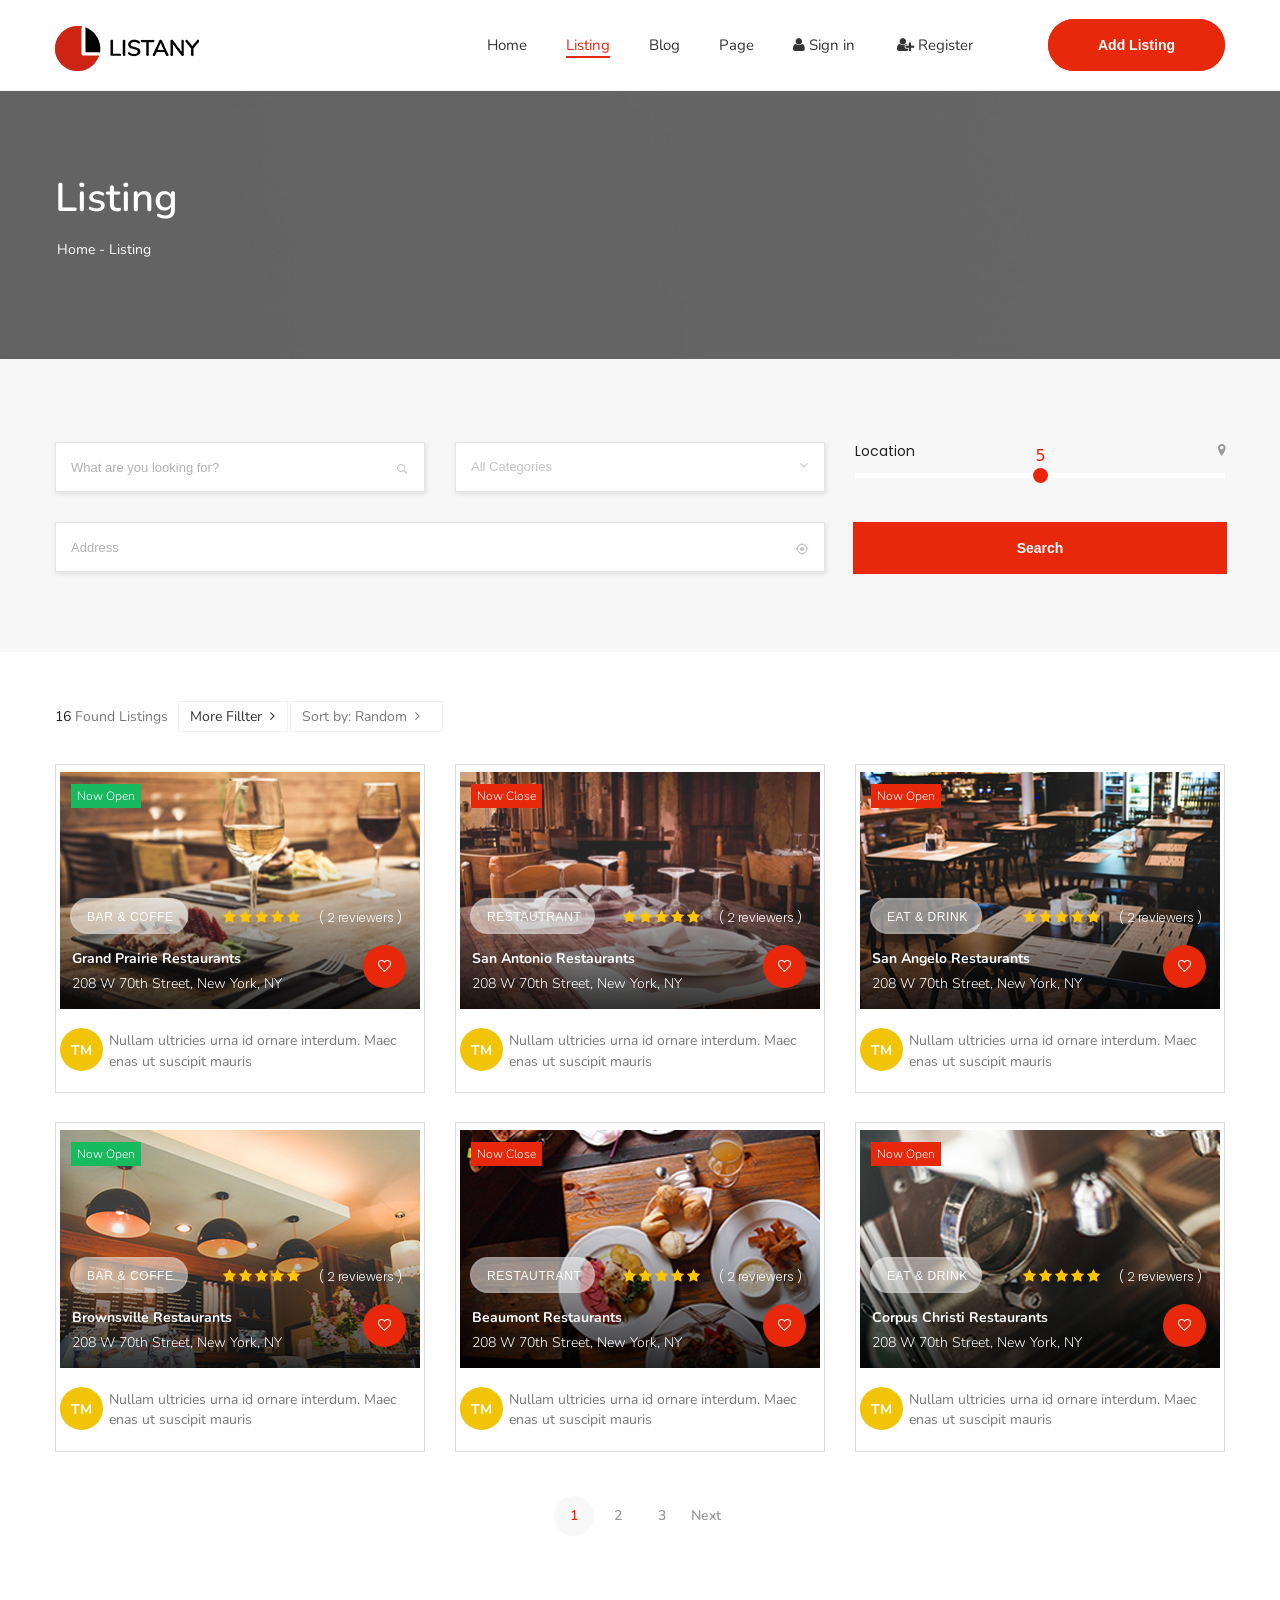
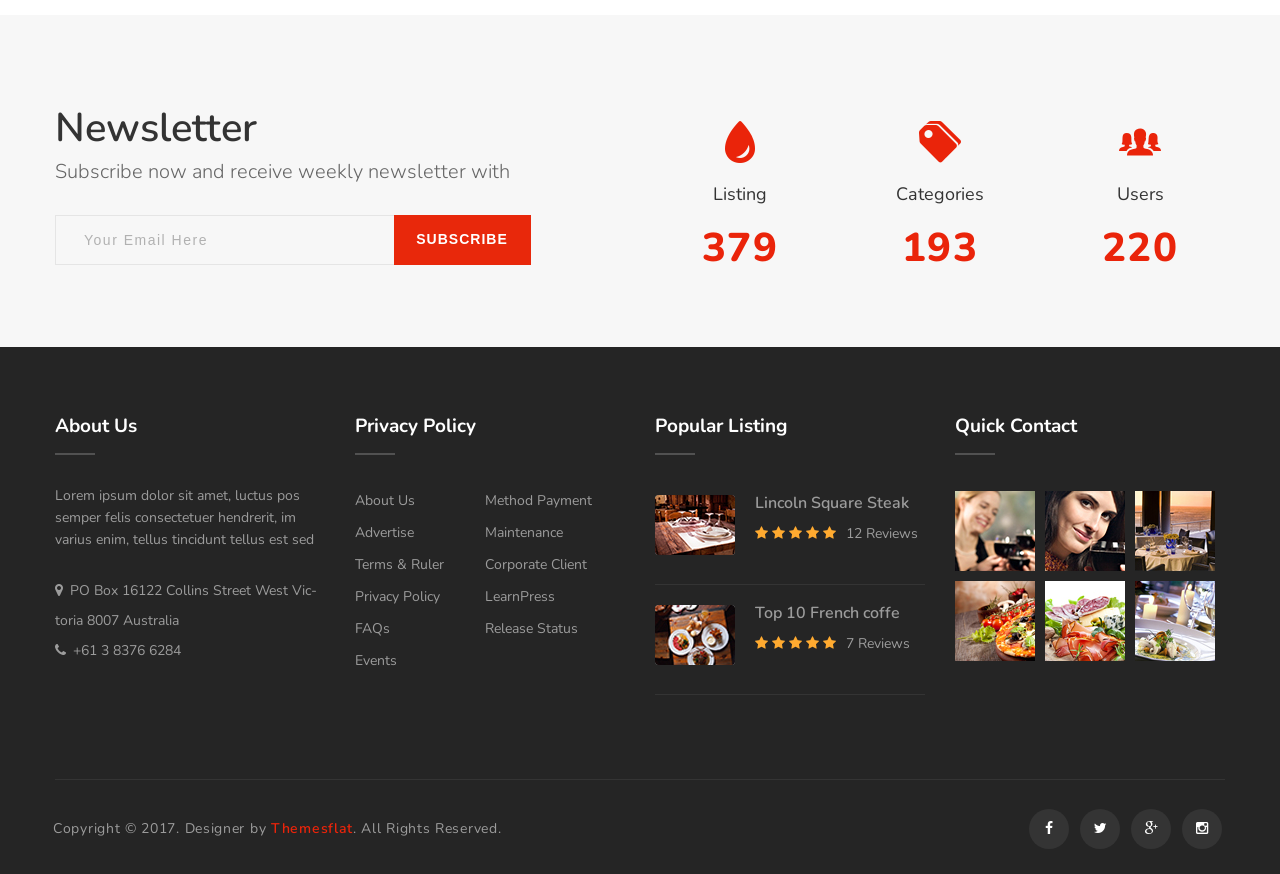
<file: docs/listing-full.html>
<!DOCTYPE html>
<!--[if IE 8 ]><html class="ie" xmlns="http://www.w3.org/1999/xhtml" xml:lang="en-US" lang="en-US"> <![endif]-->
<!--[if (gte IE 9)|!(IE)]><!--><html xmlns="http://www.w3.org/1999/xhtml" xml:lang="en-US" lang="en-US"><!--<![endif]-->
<head>
    <!-- Basic Page Needs -->
    <meta charset="utf-8">
    <!--[if IE]><meta http-equiv='X-UA-Compatible' content='IE=edge,chrome=1'><![endif]-->
    <title>ListAny Template</title>

    <meta name="author" content="themesflat.com">

    <!-- Mobile Specific Metas -->
    <meta name="viewport" content="width=device-width, initial-scale=1, maximum-scale=1">

    <!-- Bootstrap  -->
    <link rel="stylesheet" type="text/css" href="stylesheets/bootstrap.css" >

    <!-- Theme Style -->
    <link rel="stylesheet" type="text/css" href="stylesheets/style.css">

    <!-- Responsive -->
    <link rel="stylesheet" type="text/css" href="stylesheets/responsive.css">
	
	<!-- Animation Style -->
    <link rel="stylesheet" type="text/css" href="stylesheets/animate.css">

    <!-- Favicon and touch icons  -->
    <link href="icon/apple-touch-icon-48-precomposed.png" rel="apple-touch-icon-precomposed" sizes="48x48">
    <link href="icon/apple-touch-icon-32-precomposed.png" rel="apple-touch-icon-precomposed">
    <link href="icon/favicon.png" rel="shortcut icon">

</head>                                 
<body class="header_sticky"> 
    <!-- Preloader -->
    <section class="loading-overlay">
        <div class="Loading-Page">
            <h2 class="loader">Loading</h2>
        </div>
    </section>   

    <!-- Boxed -->
    <div class="boxed">

    <!-- Header -->            
    <header id="header" class="header clearfix">
        <div class="container">
            <div class="row">                 
                <div class="col-lg-4">
                    <div id="logo" class="logo float-left">
                        <a href="index.html" rel="home">
                            <img src="images/logo.png" alt="image">
                        </a>
                    </div><!-- /.logo -->
                    <div class="btn-menu">
                            <span></span>
                        </div><!-- //mobile menu button --> 
                </div><!-- /.col-lg-4 -->
                <div class="col-lg-8">
                    <div class="nav-wrap">                            
                        <nav id="mainnav" class="mainnav float-left">
                            <ul class="menu"> 
                                <li>
                                    <a href="index.html">Home</a> 
                                </li>
                                <li class="home"><a href="listing-grid.html">Listing</a>
                                    <ul class="submenu"> 
                                        <li><a href="listing-grid.html">Listing Grid</a>
                                        </li>
                                        <li><a href="listing-list.html">Listing List</a>
                                        </li>
                                         <li class="active"><a href="listing-full.html">Listing Full Width</a>
                                        </li>
                                         <li><a href="listing-map1.html">Listing Map V1</a>
                                        </li>
                                         <li><a href="listing-map2.html">Listing Map V2</a>
                                        </li>
                                         <li><a href="listing-single.html">Listing Single</a>
                                        </li>
                                    </ul><!-- /.submenu -->
                                </li>
                                <li><a href="blog.html">Blog</a>
                                    <ul class="submenu"> 
                                        <li><a href="blog.html">Blog</a>
                                        </li>
                                        <li><a href="blog-single.html">Blog Single</a>
                                        </li>
                                    </ul><!-- /.submenu -->
                                </li> 
                                <li><a href="page-about.html">Page</a>
                                    <ul class="submenu"> 
                                        <li><a href="page-about.html">About Us</a>
                                        </li>
                                        <li><a href="page-services.html">Services</a>
                                        </li>
                                        <li><a href="page-user.html">User</a>
                                        </li>
                                        <li><a href="page-profile.html">User profile</a>
                                        </li>
                                        <li><a href="page-addlisting.html">Add Listing</a>
                                        </li>
                                        <li><a href="page-pricing.html">pricing</a>
                                        </li>
                                        <li><a href="page-contact.html">Contact Us</a>
                                        </li>
                                    </ul><!-- /.submenu -->
                                </li>    
                                <li>
                                    <a data-toggle="modal" href="#popup_login"><i class="fa fa-user"></i> Sign in</a> 
                                </li>
                                <li>
                                    <a data-toggle="modal" href="#popup_register"><i class="fa fa-user-plus"></i> Register</a> 
                                </li>                    
                            </ul><!-- /.menu -->
                        </nav><!-- /.mainnav --> 
                        <div class="button-addlist float-right">
                            <button type="button" class="flat-button" onclick="location.href='page-addlisting.html'">Add Listing</button>
                         </div> 
                    </div><!-- /.nav-wrap -->
                </div><!-- /.col-lg-8 -->                                    
            </div><!-- /.row -->
        </div>
    </header><!-- /.header -->
            
    <!-- Page title -->
    <div class="page-title parallax parallax1">
        <div class="section-overlay">
        </div>
        <div class="container">
            <div class="row">
                <div class="col-md-12">                    
                    <div class="page-title-heading">
                        <h1 class="title">Listing</h1>
                    </div><!-- /.page-title-captions -->
                    <div class="breadcrumbs">
                        <ul>
                            <li><a href="index.html">Home</a></li>
                            <li> - </li>                            
                            <li>Listing</li>
                        </ul>                   
                    </div><!-- /.breadcrumbs -->   
                </div><!-- /.col-md-12 -->  
            </div><!-- /.row -->  
        </div><!-- /.container -->                      
    </div><!-- /.page-title --> 

    <section class="flat-row section-filter bg-theme">
        <div class="container widget widget-form style2">
            <form novalidate="" class="filter-form row clearfix" id="filter-form" method="post" action="#">
                <div class="col-lg-8">
                    <div class="row">
                        <div class="col-lg-6">
                            <p class="book-notes icon">                                      
                                <input type="text" placeholder="What are you looking for?" name="question" required="">
                                <i class="ion-ios-search-strong"></i>
                            </p>
                        </div>
                        <div class="col-lg-6">
                            <p class="book-form-select icon">            
                                <select class=" dropdown_sort">
                                    <option value="">All Categories</option>
                                    <option value="">Hotel & travel</option>
                                    <option value="">Real Estate</option>
                                    <option value="">Restaurant</option>
                                    <option value="">Healthy & Fitness</option>
                                    <option value="">Food and coffee</option>
                                    <option value="">Drinks</option>
                                </select>
                                <i class="fa fa-angle-down"></i>
                            </p> 
                        </div>
                        <div class="col-lg-12">
                            <p class="book-form-address icon">            
                                <input type="text" placeholder="Address" name="address" required="">
                                <i class="ion-android-locate"></i>
                            </p>
                        </div>
                    </div>
                </div>
                <div class="col-lg-4">
                    <p class="location">Location <i class="ion-location float-right"></i></p>
                    <p class="input-location form-filter">
                        <span class="filter">
                            <input id="ex8" data-slider-id='ex1Slider' type="text" data-slider-min="0" data-slider-max="10" data-slider-step="1" data-slider-value="5"/>
                        </span>
                    </p> 
                    <p class="form-submit text-center">
                        <button class="flat-button">Search</button>
                    </p>
                </div>
            </form>
        </div>
    </section>

    <!-- Blog posts -->
    <section class="main-content page-listing-full">
        <div class="container">
            <div class="row">
                <div class="col-lg-12">
                    <div class="flat-select clearfix">
                        <div class="float-left width50 clearfix">
                            <div class="one-three showing">
                                <p><span>16</span> Found Listings</p>
                            </div>
                            <div class="one-three more-filter">
                                <ul class="unstyled">
                                    <li class="current"><a href="#" class="title">More Fillter <i class="fa fa-angle-right"></i></a>
                                        <ul class="unstyled">
                                            <li class="en">
                                                <input type="checkbox" id="wifi" name="category">
                                                <label for="wifi">Wifi</label>
                                            </li>
                                            <li class="en">
                                                <input type="checkbox" id="smoking" name="category">
                                                <label for="smoking">Smoking allowed</label>
                                            </li>
                                            <li class="en">
                                                <input type="checkbox" id="onl" name="category">
                                                <label for="onl">Online Reservation</label>
                                            </li>
                                            <li class="en">
                                                <input type="checkbox" id="parking" name="category" checked="checked">
                                                <label for="parking">Parking street</label>
                                            </li>
                                            <li class="en">
                                                <input type="checkbox" id="event" name="category">
                                                <label for="event">Events</label>
                                            </li>
                                            <li class="en">
                                                <input type="checkbox" id="in" name="category" checked="checked">
                                                <label for="in">Elevator in building</label>
                                            </li>
                                            <li class="en">
                                                <input type="checkbox" id="card" name="category">
                                                <label for="card">Credit Card Payment</label>
                                            </li>
                                        </ul>
                                     </li>
                                </ul>
                            </div>
                            <div class="one-three sortby">
                                <ul class="unstyled">
                                    <li class="current"><a href="#" class="title">Sort by: Random <i class="fa fa-angle-right"></i></a>
                                        <ul class="unstyled">
                                            <li class="en"><a href="#" title=""><i class="fa fa-caret-right"></i>Open Now</a></li>
                                            <li class="en"><a href="#" title=""><i class="fa fa-caret-right"></i>Most reviewed</a></li>
                                            <li class="en"><a href="#" title=""><i class="fa fa-caret-right"></i>Top rated</a></li>
                                            <li class="en"><a href="#" title=""><i class="fa fa-caret-right"></i>Random</a></li>
                                        </ul>
                                    </li>
                                </ul>
                            </div>
                        </div>
                    </div> 
                    <div class="row">
                        <div class="col-lg-4 col-sm-6">
                            <div class="flat-product">
                                <div class="featured-product">
                                    <img src="images/services/1.jpg" alt="image">
                                    <div class="time bg-green">
                                        Now Open
                                    </div>
                                    <div class="rate-product">
                                        <div class="link-review clearfix">
                                            <div class="button-product float-left">
                                                <button type="button" class="flat-button" onclick="location.href='#'">bar &amp; coffe</button>
                                            </div>
                                            <div class="start-review float-right">
                                                <span class="flat-start">
                                                    <i class="fa fa-star"></i>
                                                    <i class="fa fa-star"></i>
                                                    <i class="fa fa-star"></i>
                                                    <i class="fa fa-star"></i>
                                                    <i class="fa fa-star"></i>
                                                </span>
                                                <a href="#" class="review">( 2 reviewers )</a>
                                            </div>
                                        </div>
                                        <div class="info-product">
                                            <h6 class="title"><a href="listing-single.html">Grand Prairie Restaurants</a></h6>
                                            <p>208 W 70th Street, New York, NY</p>
                                            <a href="#" class="heart">
                                                <i class="ion-android-favorite-outline"></i>
                                            </a>
                                        </div>
                                    </div>
                                </div>
                                <div class="content-product">
                                    <div class="tm">
                                        TM
                                    </div>
                                    <div class="text">
                                        <p>Nullam ultricies urna id ornare interdum. Maec enas ut suscipit mauris</p>
                                    </div>
                                </div>
                            </div>
                        </div>

                        <div class="col-lg-4 col-sm-6">
                            <div class="flat-product">
                                <div class="featured-product">
                                    <img src="images/services/2.jpg" alt="image">
                                    <div class="time">
                                        Now Close
                                    </div>
                                    <div class="rate-product">
                                        <div class="link-review clearfix">
                                            <div class="button-product float-left">
                                                <button type="button" class="flat-button" onclick="location.href='#'">Restautrant</button>
                                            </div>
                                            <div class="start-review float-right">
                                                <span class="flat-start">
                                                    <i class="fa fa-star"></i>
                                                    <i class="fa fa-star"></i>
                                                    <i class="fa fa-star"></i>
                                                    <i class="fa fa-star"></i>
                                                    <i class="fa fa-star"></i>
                                                </span>
                                                <a href="#" class="review">( 2 reviewers )</a>
                                            </div>
                                        </div>
                                        <div class="info-product">
                                            <h6 class="title"><a href="listing-single.html">San Antonio Restaurants</a></h6>
                                            <p>208 W 70th Street, New York, NY</p>
                                            <a href="#" class="heart">
                                                <i class="ion-android-favorite-outline"></i>
                                            </a>
                                        </div>
                                    </div>
                                </div>
                                <div class="content-product">
                                    <div class="tm">
                                        TM
                                    </div>
                                    <div class="text">
                                        <p>Nullam ultricies urna id ornare interdum. Maec enas ut suscipit mauris</p>
                                    </div>
                                </div>
                            </div>
                        </div>

                        <div class="col-lg-4 col-sm-6">
                            <div class="flat-product">
                                <div class="featured-product">
                                    <img src="images/services/3.jpg" alt="image">
                                    <div class="time">
                                        Now Open
                                    </div>
                                    <div class="rate-product">
                                        <div class="link-review clearfix">
                                            <div class="button-product float-left">
                                                <button type="button" class="flat-button" onclick="location.href='#'">EAT &amp; DRINK</button>
                                            </div>
                                            <div class="start-review float-right">
                                                <span class="flat-start">
                                                    <i class="fa fa-star"></i>
                                                    <i class="fa fa-star"></i>
                                                    <i class="fa fa-star"></i>
                                                    <i class="fa fa-star"></i>
                                                    <i class="fa fa-star"></i>
                                                </span>
                                                <a href="#" class="review">( 2 reviewers )</a>
                                            </div>
                                        </div>
                                        <div class="info-product">
                                            <h6 class="title"><a href="listing-single.html">San Angelo Restaurants</a></h6>
                                            <p>208 W 70th Street, New York, NY</p>
                                            <a href="#" class="heart">
                                                <i class="ion-android-favorite-outline"></i>
                                            </a>
                                        </div>
                                    </div>
                                </div>
                                <div class="content-product">
                                    <div class="tm">
                                        TM
                                    </div>
                                    <div class="text">
                                        <p>Nullam ultricies urna id ornare interdum. Maec enas ut suscipit mauris</p>
                                    </div>
                                </div>
                            </div>
                        </div>

                        <div class="col-lg-4 col-sm-6">
                            <div class="flat-product">
                                <div class="featured-product">
                                    <img src="images/services/4.jpg" alt="image">
                                    <div class="time bg-green">
                                        Now Open
                                    </div>
                                    <div class="rate-product">
                                        <div class="link-review clearfix">
                                            <div class="button-product float-left">
                                                <button type="button" class="flat-button" onclick="location.href='#'">bar &amp; coffe</button>
                                            </div>
                                            <div class="start-review float-right">
                                                <span class="flat-start">
                                                    <i class="fa fa-star"></i>
                                                    <i class="fa fa-star"></i>
                                                    <i class="fa fa-star"></i>
                                                    <i class="fa fa-star"></i>
                                                    <i class="fa fa-star"></i>
                                                </span>
                                                <a href="#" class="review">( 2 reviewers )</a>
                                            </div>
                                        </div>
                                        <div class="info-product">
                                            <h6 class="title"><a href="listing-single.html">Brownsville Restaurants</a></h6>
                                            <p>208 W 70th Street, New York, NY</p>
                                            <a href="#" class="heart">
                                                <i class="ion-android-favorite-outline"></i>
                                            </a>
                                        </div>
                                    </div>
                                </div>
                                <div class="content-product">
                                    <div class="tm">
                                        TM
                                    </div>
                                    <div class="text">
                                        <p>Nullam ultricies urna id ornare interdum. Maec enas ut suscipit mauris</p>
                                    </div>
                                </div>
                            </div>
                        </div>

                        <div class="col-lg-4 col-sm-6">
                            <div class="flat-product">
                                <div class="featured-product">
                                    <img src="images/services/5.jpg" alt="image">
                                    <div class="time">
                                        Now Close
                                    </div>
                                    <div class="rate-product">
                                        <div class="link-review clearfix">
                                            <div class="button-product float-left">
                                                <button type="button" class="flat-button" onclick="location.href='#'">Restautrant</button>
                                            </div>
                                            <div class="start-review float-right">
                                                <span class="flat-start">
                                                    <i class="fa fa-star"></i>
                                                    <i class="fa fa-star"></i>
                                                    <i class="fa fa-star"></i>
                                                    <i class="fa fa-star"></i>
                                                    <i class="fa fa-star"></i>
                                                </span>
                                                <a href="#" class="review">( 2 reviewers )</a>
                                            </div>
                                        </div>
                                        <div class="info-product">
                                            <h6 class="title"><a href="listing-single.html">Beaumont Restaurants</a></h6>
                                            <p>208 W 70th Street, New York, NY</p>
                                            <a href="#" class="heart">
                                                <i class="ion-android-favorite-outline"></i>
                                            </a>
                                        </div>
                                    </div>
                                </div>
                                <div class="content-product">
                                    <div class="tm">
                                        TM
                                    </div>
                                    <div class="text">
                                        <p>Nullam ultricies urna id ornare interdum. Maec enas ut suscipit mauris</p>
                                    </div>
                                </div>
                            </div>
                        </div>

                        <div class="col-lg-4 col-sm-6">
                            <div class="flat-product">
                                <div class="featured-product">
                                    <img src="images/services/6.jpg" alt="image">
                                    <div class="time">
                                        Now Open
                                    </div>
                                    <div class="rate-product">
                                        <div class="link-review clearfix">
                                            <div class="button-product float-left">
                                                <button type="button" class="flat-button" onclick="location.href='#'">EAT &amp; DRINK</button>
                                            </div>
                                            <div class="start-review float-right">
                                                <span class="flat-start">
                                                    <i class="fa fa-star"></i>
                                                    <i class="fa fa-star"></i>
                                                    <i class="fa fa-star"></i>
                                                    <i class="fa fa-star"></i>
                                                    <i class="fa fa-star"></i>
                                                </span>
                                                <a href="#" class="review">( 2 reviewers )</a>
                                            </div>
                                        </div>
                                        <div class="info-product">
                                            <h6 class="title"><a href="listing-single.html">Corpus Christi Restaurants</a></h6>
                                            <p>208 W 70th Street, New York, NY</p>
                                            <a href="#" class="heart">
                                                <i class="ion-android-favorite-outline"></i>
                                            </a>
                                        </div>
                                    </div>
                                </div>
                                <div class="content-product">
                                    <div class="tm">
                                        TM
                                    </div>
                                    <div class="text">
                                        <p>Nullam ultricies urna id ornare interdum. Maec enas ut suscipit mauris</p>
                                    </div>
                                </div>
                            </div>
                        </div>
                    </div>
                    <div class="blog-pagination style2 text-center">
                        <ul class="flat-pagination clearfix">
                            <li class="active"><a href="#">1</a></li>
                            <li><a href="#">2</a></li> 
                            <li><a href="#">3</a></li>                                 
                            <li class="next">
                                <a href="#">Next</a>
                            </li>                               
                        </ul><!-- /.flat-pagination -->
                    </div><!-- /.blog-pagination -->                  
                </div><!-- /.col-lg-12 -->             
            </div><!-- /.row -->           
        </div><!-- /.container -->   
    </section> 

    <section class="flat-row v1 bg-theme">
        <div class="container">
            <div class="row">
                <div class="col-lg-6">
                    <div class="title-section">
                        <h1 class="title">Newsletter</h1>
                        <div class="sub-title">
                            Subscribe now and receive weekly newsletter with
                        </div>
                    </div>
                    <form id="subscribe-form" class="flat-mailchimp" method="post" action="#" data-mailchimp="true">
                        <div class="field clearfix" id="subscribe-content"> 
                            <p class="wrap-input-email">
                                <input type="text" tabindex="2" id="subscribe-email" name="subscribe-email" placeholder="Your Email Here">
                            </p>
                            <p class="wrap-btn">
                                <button type="button" id="subscribe-button" class=" subscribe-submit effect-button" title="Subscribe now">SUBSCRIBE</button>
                            </p>
                        </div>
                        <div id="subscribe-msg"></div>
                    </form>
                </div>
                <div class="col-lg-2">
                    <div class="flat-counter text-center">                            
                        <div class="content-counter">
                            <div class="icon-count">
                                <i class="ion-waterdrop"></i>
                            </div>
                            <div class="name-count">Listing</div>
                            <div class="numb-count" data-to="1897" data-speed="2000" data-waypoint-active="yes">1897</div>
                        </div>
                    </div>
                </div>
                <div class="col-lg-2">
                    <div class="flat-counter text-center">                            
                        <div class="content-counter">
                            <div class="icon-count">
                                <i class="ion-pricetags"></i>
                            </div>
                            <div class="name-count">Categories</div>
                            <div class="numb-count" data-to="967" data-speed="2000" data-waypoint-active="yes">967</div>
                        </div>
                    </div>
                </div>
                <div class="col-lg-2">
                    <div class="flat-counter text-center">                            
                        <div class="content-counter">
                            <div class="icon-count">
                                <i class="ion-ios-people"></i>
                            </div>
                            <div class="name-count">Users</div>
                            <div class="numb-count" data-to="1101" data-speed="2000" data-waypoint-active="yes">1101</div>
                        </div>
                    </div>
                </div>
            </div>
        </div>  
    </section>  

    <!-- Footer -->
    <footer class="footer footer-widgets">
            <div class="container">
                <div class="row"> 
                    <div class="col-lg-3">  
                        <div class="widget widget_text widget_info">
                            <h5 class="widget-title">About Us</h5>
                            <div class="textwidget">                                
                                <p>Lorem ipsum dolor sit amet, luctus pos semper felis consectetuer hendrerit, im varius enim, tellus tincidunt tellus est sed</p>                      
                            </div><!-- /.textwidget -->
                            <ul class="flat-infomation">
                                <li><i class="fa fa-map-marker"></i>PO Box 16122 Collins Street West Vic-toria 8007 Australia</li>
                                <li><i class="fa fa-phone"></i>+61 3 8376 6284</li>
                            </ul>
                        </div><!-- /.widget -->      
                    </div><!-- /.col-lg-3 --> 

                    <div class="col-lg-3">  
                        <div id="nav_menu-2" class="widget widget_nav_menu">
                            <h5 class="widget-title">Privacy Policy</h5>
                            <div class="wrap-menufooter clearfix">
                                <ul class="menu one-half">
                                    <li class="menu-item"><a href="#">About Us</a></li>
                                    <li class="menu-item"><a href="#">Advertise</a></li>
                                    <li class="menu-item"><a href="#">Terms & Ruler</a></li>
                                    <li class="menu-item"><a href="#">Privacy Policy</a></li>
                                    <li class="menu-item"><a href="#">FAQs</a></li>
                                    <li class="menu-item"><a href="#">Events</a></li>
                                </ul>
                                <ul class="menu one-half">
                                    <li class="menu-item"><a href="#">Method Payment</a></li>
                                    <li class="menu-item"><a href="#">Maintenance</a></li>
                                    <li class="menu-item"><a href="#">Corporate Client</a></li>
                                    <li class="menu-item"><a href="#">LearnPress</a></li>
                                    <li class="menu-item"><a href="#">Release Status</a></li>
                                </ul>
                            </div>
                        </div>
                    </div><!-- /.col-lg-3 -->

                    <div class="col-lg-3">
                       <div class="widget widget_listing">
                            <h5 class="widget-title">Popular Listing</h5>
                            <ul>
                                <li class="clearfix">
                                    <div class="featured">
                                        <a href="#" class="effect"><img src="images/flickr/7.jpg" alt="image"></a>
                                    </div>
                                    <div class="info-listing">
                                        <h6><a href="#" >Lincoln Square Steak</a></h6>
                                        <div class="start-review">
                                            <span class="flat-start">
                                                <i class="fa fa-star"></i>
                                                <i class="fa fa-star"></i>
                                                <i class="fa fa-star"></i>
                                                <i class="fa fa-star"></i>
                                                <i class="fa fa-star"></i>
                                            </span>
                                            <a href="#" class="review">12 Reviews</a>
                                        </div>
                                    </div>
                                </li>
                                <li class="clearfix">
                                    <div class="featured">
                                        <a href="#" class="effect"><img src="images/flickr/8.jpg" alt="image"></a>
                                    </div>
                                    <div class="info-listing">
                                        <h6><a href="#">Top 10 French coffe </a></h6>
                                        <div class="start-review">
                                            <span class="flat-start">
                                                <i class="fa fa-star"></i>
                                                <i class="fa fa-star"></i>
                                                <i class="fa fa-star"></i>
                                                <i class="fa fa-star"></i>
                                                <i class="fa fa-star"></i>
                                            </span>
                                            <a href="#" class="review">7 Reviews</a>
                                        </div>
                                    </div>
                                </li>
                                
                            </ul>
                        </div>
                    </div><!-- /.col-lg-3 -->

                    <div class="col-lg-3">
                        <div class="widget widget_contact">
                            <h5 class="widget-title">Quick Contact</h5>
                            <ul class="clearfix">                                
                                <li>
                                    <div class="thumb">
                                        <a href="#" class="effect">
                                            <img src="images/flickr/1.jpg" alt="image">
                                        </a>
                                    </div>
                                </li>
                                <li>
                                    <div class="thumb">
                                        <a href="#" class="effect">
                                            <img src="images/flickr/2.jpg" alt="image">
                                        </a>
                                    </div>
                                </li>
                                <li>
                                    <div class="thumb">
                                        <a href="#" class="effect">
                                            <img src="images/flickr/3.jpg" alt="image">
                                        </a>
                                    </div>
                                </li>
                                <li>
                                    <div class="thumb">
                                        <a href="#" class="effect">
                                            <img src="images/flickr/4.jpg" alt="image">
                                        </a>
                                    </div>
                                </li>
                                <li>
                                    <div class="thumb">
                                        <a href="#" class="effect">
                                            <img src="images/flickr/5.jpg" alt="image">
                                        </a>
                                    </div>
                                </li>
                                <li>
                                    <div class="thumb">
                                        <a href="#" class="effect">
                                            <img src="images/flickr/6.jpg" alt="image">
                                        </a>
                                    </div>
                                </li>
                            </ul>
                        </div>
                    </div><!-- /.col-md-3 -->
                </div><!-- /.row -->    
            </div><!-- /.container -->
            <div class="container">
                <div class="bottom">
                    <div class="row">
                        <div class="col-md-6 col-sm-6">
                            <div class="copyright"> 
                                <p>Copyright © 2017. Designer by <a href="https://themeforest.net/user/themesflat/portfolio">Themesflat</a>. All Rights Reserved.
                                </p>
                            </div>                   
                        </div><!-- /.col-md-12 -->
                        <div class="col-md-6 col-sm-6">
                            <div class="social-links float-right">
                                <a href="#"><i class="fa fa-facebook"></i></a>
                                <a href="#"><i class="fa fa-twitter"></i></a>                  
                                <a href="#"><i class="fa fa-google-plus"></i></a>
                                <a href="#"><i class="fa fa-instagram"></i></a>
                            </div>
                        </div>  
                    </div>
                </div>
            </div>
    </footer>

    <div class="modal fade flat-popupform" id="popup_login">
            <div class="modal-dialog">
                <div class="modal-content">
                    <div class="modal-header">
                        <button type="button" class="close" data-dismiss="modal" aria-hidden="true">&times;</button>
                    </div>
                    <div class="modal-body text-center clearfix">
                        <form class="form-login form-listing" action="#" method="post">
                            <h3 class="title-formlogin">Log in</h3>
                            <span class="input-login icon-form"><input type="text" placeholder="Your Name*" name="email" required="required"><i class="fa fa-user"></i></span>
                            <span class="input-login icon-form"><input type="text" placeholder="Password*" name="password" required="required"><i class="fa fa-lock"></i></span>
                            <div class="flat-fogot clearfix">
                                <label class="float-left">
                                   <span class="input-check">
                                        <input type="checkbox" name="check" value="0" checked="">
                                        <span class="remember">Remember me</span> 
                                    </span>
                                </label>
                                <label class="float-right link-register">
                                    <a href="#">Lost your password?</a>
                                </label>
                            </div>
                            <span class="wrap-button">
                                <button type="button" id="login-button" class=" login-btn effect-button" title="log in">LOG IN</button>
                            </span>
                        </form>
                    </div>
                </div>
            </div>
    </div> 
    <div class="modal fade flat-popupform" id="popup_register">
            <div class="modal-dialog">
                <div class="modal-content">
                    <div class="modal-header">
                        <button type="button" class="close" data-dismiss="modal" aria-hidden="true">&times;</button>
                    </div>
                    <div class="modal-body text-center clearfix">
                        <form class="form-login form-listing" action="#" method="post">
                            <h3 class="title-formlogin">Sign Up</h3>
                            <span class="input-login icon-form"><input type="text" placeholder="Your Name*" name="name" required="required"><i class="fa fa-user"></i></span>
                            <span class="input-login icon-form"><input type="text" placeholder="E-mail*" name="email" required="required"><i class="fa fa-envelope-o"></i></span>
                            <span class="input-login icon-form"><input type="text" placeholder="Password*" name="password" required="required"><i class="fa fa-lock"></i></span>
                             <span class="input-login icon-form"><input type="text" placeholder="Repeat Password*" name="password" required="required"><i class="fa fa-lock"></i></span>
                            <div class="wrap-button signup">
                                <button type="button" id="logup-button" class=" login-btn effect-button" title="log in">LOG UP</button>
                            </div>
                        </form>
                    </div>
                </div>
            </div>
    </div> 
    <!-- Go Top -->
    <a class="go-top effect-button">
        <i class="fa fa-angle-up"></i>
    </a>       

    </div>
    
    <!-- Javascript -->
    <script src="javascript/jquery.min.js"></script>
    <script src="javascript/tether.min.js"></script>
    <script src="javascript/bootstrap.min.js"></script> 
    <script src="javascript/jquery.easing.js"></script>    
    <script src="javascript/jquery-waypoints.js"></script> 
    <script src="javascript/bootstrap-slider.min.js"></script>
    <script src="javascript/jquery-countTo.js"></script>  
    <script src="javascript/jquery.cookie.js"></script>
    <script src="javascript/parallax.js"></script>
    <script src="javascript/smoothscroll.js"></script>   

    <script src="javascript/main.js"></script>
</body>
</html>
</file>
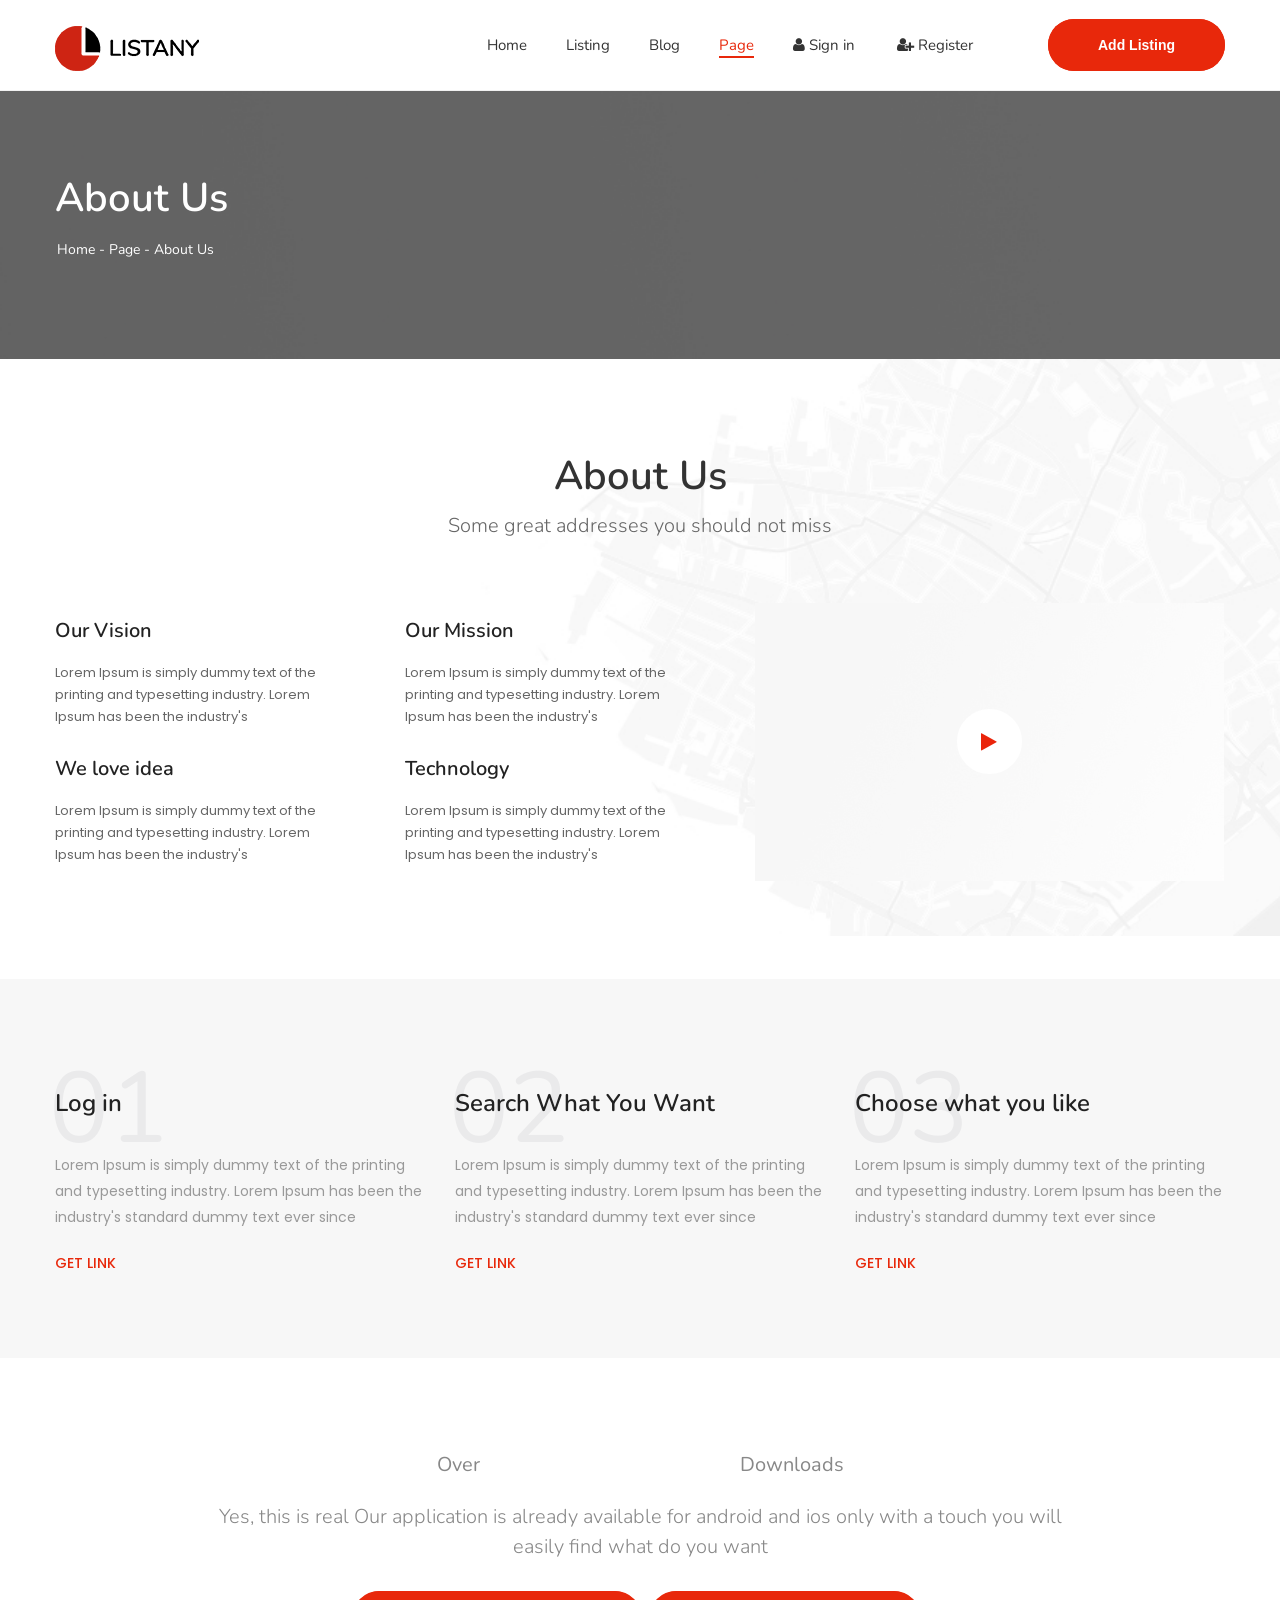
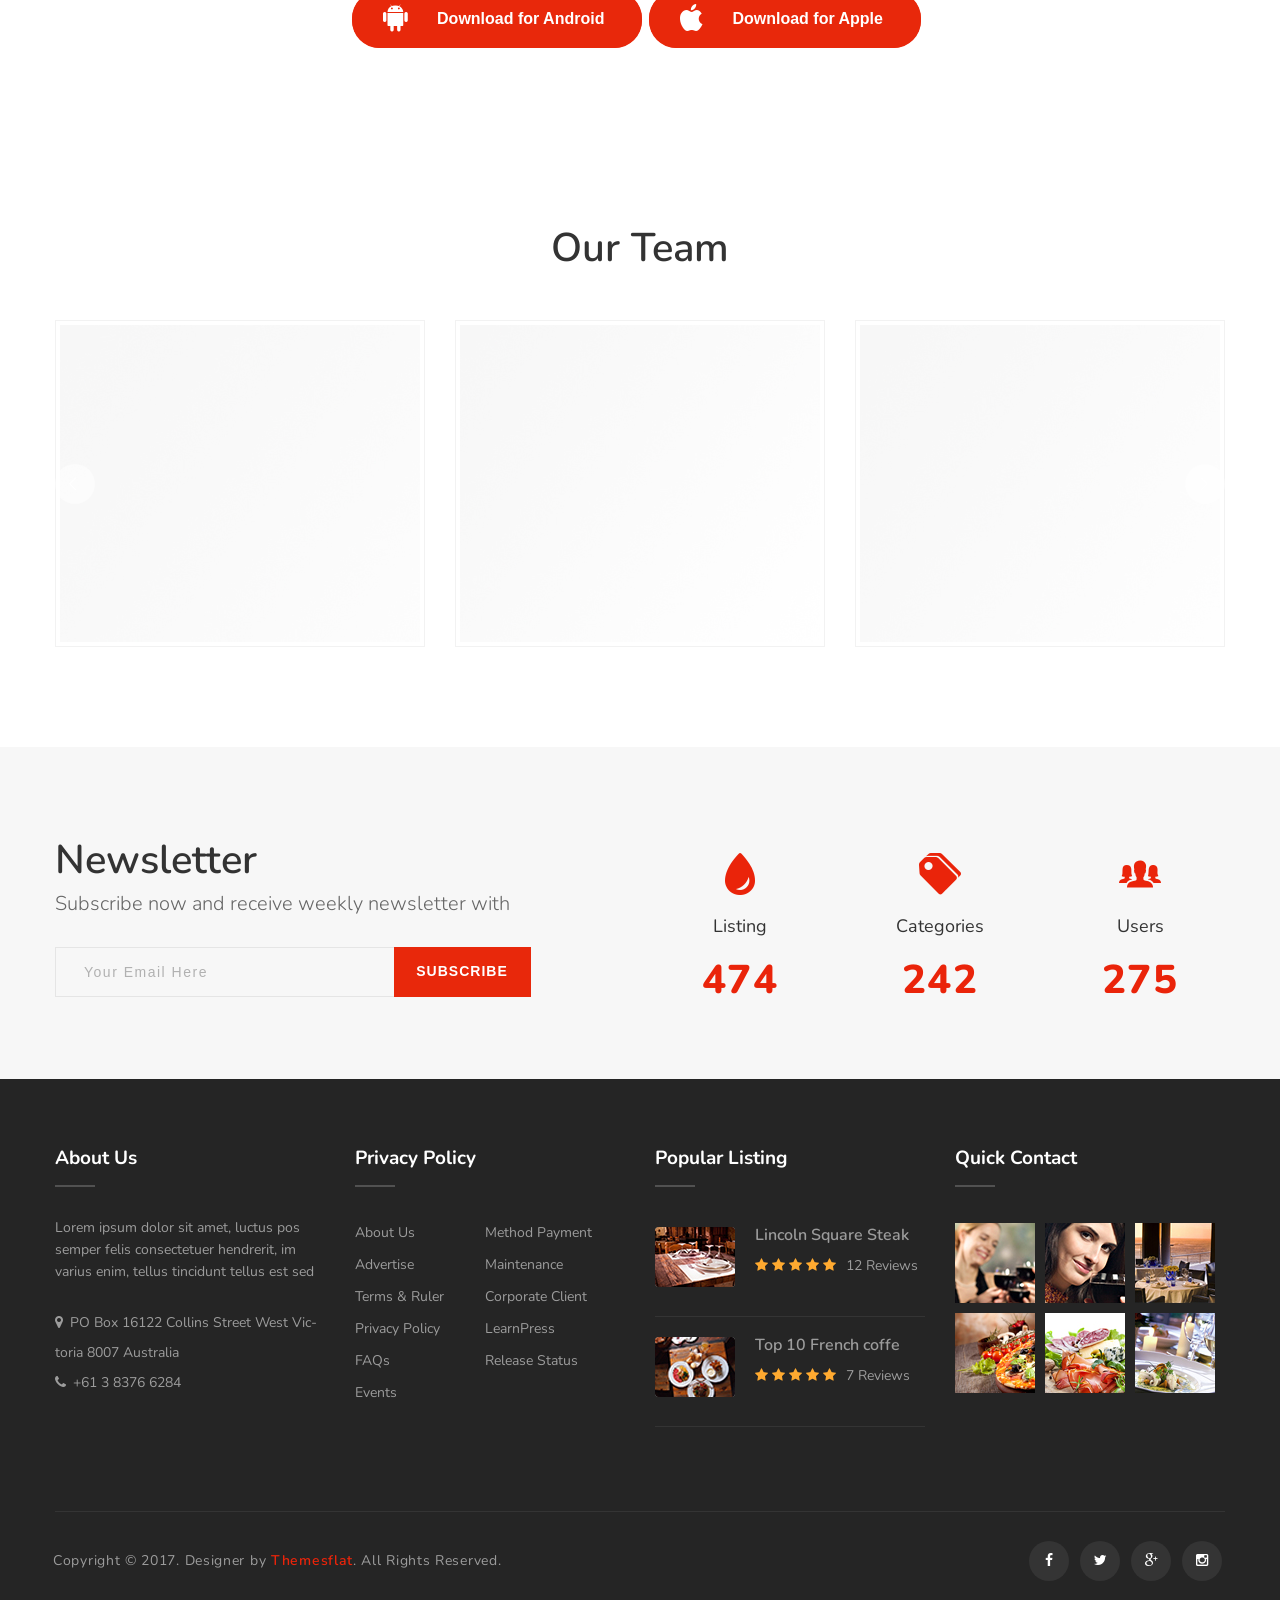
<file: docs/page-about.html>
<!DOCTYPE html>
<!--[if IE 8 ]><html class="ie" xmlns="http://www.w3.org/1999/xhtml" xml:lang="en-US" lang="en-US"> <![endif]-->
<!--[if (gte IE 9)|!(IE)]><!--><html xmlns="http://www.w3.org/1999/xhtml" xml:lang="en-US" lang="en-US"><!--<![endif]-->
<head>
    <!-- Basic Page Needs -->
    <meta charset="utf-8">
    <!--[if IE]><meta http-equiv='X-UA-Compatible' content='IE=edge,chrome=1'><![endif]-->
    <title>ListAny Template</title>

    <meta name="author" content="themesflat.com">

    <!-- Mobile Specific Metas -->
    <meta name="viewport" content="width=device-width, initial-scale=1, maximum-scale=1">

    <!-- Bootstrap  -->
    <link rel="stylesheet" type="text/css" href="stylesheets/bootstrap.css" >

    <!-- Theme Style -->
    <link rel="stylesheet" type="text/css" href="stylesheets/style.css">

    <!-- Responsive -->
    <link rel="stylesheet" type="text/css" href="stylesheets/responsive.css">
	
	<!-- Animation Style -->
    <link rel="stylesheet" type="text/css" href="stylesheets/animate.css">

    <!-- Favicon and touch icons  -->
    <link href="icon/apple-touch-icon-48-precomposed.png" rel="apple-touch-icon-precomposed" sizes="48x48">
    <link href="icon/apple-touch-icon-32-precomposed.png" rel="apple-touch-icon-precomposed">
    <link href="icon/favicon.png" rel="shortcut icon">

</head>                                 
<body class="header_sticky"> 
    <!-- Preloader -->
    <section class="loading-overlay">
        <div class="Loading-Page">
            <h2 class="loader">Loading</h2>
        </div>
    </section>   

    <!-- Boxed -->
    <div class="boxed">

    <!-- Header -->            
    <header id="header" class="header clearfix">
        <div class="container">
            <div class="row">                 
                <div class="col-lg-4">
                    <div id="logo" class="logo float-left">
                        <a href="index.html" rel="home">
                            <img src="images/logo.png" alt="image">
                        </a>
                    </div><!-- /.logo -->
                    <div class="btn-menu">
                            <span></span>
                        </div><!-- //mobile menu button --> 
                </div><!-- /.col-lg-4 -->
                <div class="col-lg-8">
                    <div class="nav-wrap">                            
                        <nav id="mainnav" class="mainnav float-left">
                            <ul class="menu"> 
                                <li>
                                    <a href="index.html">Home</a> 
                                </li>
                                <li><a href="listing-grid.html">Listing</a>
                                    <ul class="submenu"> 
                                        <li><a href="listing-grid.html">Listing Grid</a>
                                        </li>
                                        <li><a href="listing-list.html">Listing List</a>
                                        </li>
                                         <li><a href="listing-full.html">Listing Full Width</a>
                                        </li>
                                         <li><a href="listing-map1.html">Listing Map V1</a>
                                        </li>
                                         <li><a href="listing-map2.html">Listing Map V2</a>
                                        </li>
                                         <li><a href="listing-single.html">Listing Single</a>
                                        </li>
                                    </ul><!-- /.submenu -->
                                </li>
                                <li><a href="blog.html">Blog</a>
                                    <ul class="submenu"> 
                                        <li><a href="blog.html">Blog</a>
                                        </li>
                                        <li><a href="blog-single.html">Blog Single</a>
                                        </li>
                                    </ul><!-- /.submenu -->
                                </li> 
                                <li class="home"><a href="page-about.html">Page</a>
                                    <ul class="submenu"> 
                                        <li class="active"><a href="page-about.html">About Us</a>
                                        </li>
                                        <li><a href="page-services.html">Services</a>
                                        </li>
                                        <li><a href="page-user.html">User</a>
                                        </li>
                                        <li><a href="page-profile.html">User profile</a>
                                        </li>
                                        <li><a href="page-addlisting.html">Add Listing</a>
                                        </li>
                                        <li><a href="page-pricing.html">pricing</a>
                                        </li>
                                        <li><a href="page-contact.html">Contact Us</a>
                                        </li>
                                    </ul><!-- /.submenu -->
                                </li>    
                                <li>
                                    <a data-toggle="modal" href="#popup_login"><i class="fa fa-user"></i> Sign in</a> 
                                </li>
                                <li>
                                    <a data-toggle="modal" href="#popup_register"><i class="fa fa-user-plus"></i> Register</a> 
                                </li>                    
                            </ul><!-- /.menu -->
                        </nav><!-- /.mainnav --> 
                        <div class="button-addlist float-right">
                            <button type="button" class="flat-button" onclick="location.href='page-addlisting.html'">Add Listing</button>
                         </div> 
                         
                    </div><!-- /.nav-wrap -->
                </div><!-- /.col-lg-8 -->                                    
            </div><!-- /.row -->
        </div>
    </header><!-- /.header -->
            
    <!-- Page title -->
    <div class="page-title parallax parallax1">
        <div class="section-overlay">
        </div>
        <div class="container">
            <div class="row">
                <div class="col-md-12">                    
                    <div class="page-title-heading">
                        <h1 class="title">About Us</h1>
                    </div><!-- /.page-title-captions -->
                    <div class="breadcrumbs">
                        <ul>
                            <li><a href="index.html">Home</a></li>
                            <li> - </li>  
                            <li><a href="index.html">Page</a></li> 
                            <li> - </li>                          
                            <li>About Us</li>
                        </ul>                   
                    </div><!-- /.breadcrumbs -->   
                </div><!-- /.col-md-12 -->  
            </div><!-- /.row -->  
        </div><!-- /.container -->                      
    </div><!-- /.page-title --> 

    <section class="flat-row section-about1 parallax parallax3">
        <div class="container">
            <div class="row">
                <div class="col-md-12">
                    <div class="title-section text-center">
                        <h1 class="title">About Us</h1>
                        <div class="sub-title">
                            Some great addresses you should not miss
                        </div>
                    </div>
                </div>
            </div>
            <div class="row">
                <div class="col-lg-7">
                    <div class="row">
                        <div class="col-lg-6">
                            <div class="iconbox icon-text text-left">
                                <div class="box-content">
                                    <div class="box-title">Our Vision</div>    
                                    <p>Lorem Ipsum is simply dummy text of the printing and typesetting industry. Lorem Ipsum has been the industry's</p> 
                                </div>
                            </div>
                        </div>
                        <div class="col-lg-6">
                            <div class="iconbox icon-text text-left">
                                <div class="box-content">
                                    <div class="box-title">Our Mission</div>    
                                    <p>Lorem Ipsum is simply dummy text of the printing and typesetting industry. Lorem Ipsum has been the industry's</p> 
                                </div>
                            </div>
                        </div>
                        <div class="col-lg-6">
                            <div class="iconbox icon-text text-left">
                                <div class="box-content">
                                    <div class="box-title">We love idea</div>    
                                    <p>Lorem Ipsum is simply dummy text of the printing and typesetting industry. Lorem Ipsum has been the industry's</p> 
                                </div>
                            </div>
                        </div>
                        <div class="col-lg-6">
                            <div class="iconbox icon-text text-left">
                                <div class="box-content">
                                    <div class="box-title">Technology</div>    
                                    <p>Lorem Ipsum is simply dummy text of the printing and typesetting industry. Lorem Ipsum has been the industry's</p> 
                                </div>
                            </div>
                        </div>
                    </div>
                </div>
                 <div class="col-lg-5">
                    <div class="flat-video">
                        <a class="fancybox " data-type="iframe" href="https://www.youtube.com/embed/2Ge1GGitzLw?autoplay=1"> 
                            <img src="images/about/1.jpg" alt="image">
                        </a>
                    </div>
                </div>
            </div>
        </div>     
    </section> 
    <section class="flat-row bg-theme section-step">
        <div class="container">
            <div class="row">
                <div class="col-lg-4">
                    <div class="textbox">
                        <div class="text-header">
                            <div class="title">
                                Log in
                            </div>
                            <div class="step">
                                01
                            </div>
                        </div>
                        <div class="text-content">
                            <p>Lorem Ipsum is simply dummy text of the printing and typesetting industry. Lorem Ipsum has been the industry's standard dummy text ever since</p>
                            <a href="#" title="">GET LINK</a>
                        </div>
                    </div>
                </div>
                <div class="col-lg-4">
                    <div class="textbox">
                        <div class="text-header">
                            <div class="title">
                                Search What You Want
                            </div>
                            <div class="step">
                                02
                            </div>
                        </div>
                        <div class="text-content">
                            <p>Lorem Ipsum is simply dummy text of the printing and typesetting industry. Lorem Ipsum has been the industry's standard dummy text ever since</p>
                            <a href="#" title="">GET LINK</a>
                        </div>
                    </div>
                </div>
                <div class="col-lg-4">
                    <div class="textbox">
                        <div class="text-header">
                            <div class="title">
                                Choose what you like
                            </div>
                            <div class="step">
                                03
                            </div>
                        </div>
                        <div class="text-content">
                            <p>Lorem Ipsum is simply dummy text of the printing and typesetting industry. Lorem Ipsum has been the industry's standard dummy text ever since</p>
                            <a href="#" title="">GET LINK</a>
                        </div>
                    </div>
                </div>
            </div>
        </div>
    </section>

    <section class="flat-row section-download parallax parallax2">
        <div class="container">
            <div class="row">
                <div class="col-md-12 text-center">
                    <div class="flat-counter">
                        <span class="over">Over</span>                            
                        <div class="content-counter">
                            <div class="numb-count" data-to="1512999" data-speed="1000" data-waypoint-active="yes">1,512,999</div>
                        </div>
                        <span class="download">Downloads</span>
                    </div>
                    <p>Yes, this is real Our application is already available for android and ios only with a touch  you will <br>easily find what do you want</p>
                    <div class="flat-download">
                        <button type="button" class="flat-button" onclick="location.href='#'"><i class="ion-social-android"></i>Download for Android</button>
                        <button type="button" class="flat-button" onclick="location.href='#'"><i class="ion-social-apple"></i>Download for Apple</button>
                    </div>
                </div>
            </div>
        </div>
    </section>

    <section class="flat-row section-team">
        <div class="container">
            <div class="row">
                <div class="col-md-12">
                    <div class="title-section text-center">
                        <h1 class="title">Our Team</h1>
                    </div>
                </div>
            </div>
            <div class="row">
                <div class="col-md-12">
                    <div class="listing-team">
                        <div class="wrap-team">
                            <div class="flat-team">
                                <div class="avatar">
                                    <img src="images/about/t1.jpg" alt="image">
                                    <ul class="social-links">
                                        <li><a href="#"><i class="ion-social-facebook"></i></a></li>
                                        <li><a href="#"><i class="ion-social-twitter"></i></a></li>
                                        <li><a href="#"><i class="ion-social-skype"></i></a></li>
                                    </ul>
                                    <div class="content-team">
                                        <h5 class="name">Anna Smith</h5>
                                        <p class="position">Designer</p>
                                    </div>
                                </div>
                            </div>
                            <div class="flat-team">
                                <div class="avatar">
                                    <img src="images/about/t2.jpg" alt="image">
                                    <ul class="social-links">
                                        <li><a href="#"><i class="ion-social-facebook"></i></a></li>
                                        <li><a href="#"><i class="ion-social-twitter"></i></a></li>
                                        <li><a href="#"><i class="ion-social-skype"></i></a></li>
                                    </ul>
                                    <div class="content-team">
                                        <h5 class="name">Anna Smith</h5>
                                        <p class="position">Designer</p>
                                    </div>
                                </div>
                            </div>
                            <div class="flat-team">
                                <div class="avatar">
                                    <img src="images/about/t3.jpg" alt="image">
                                    <ul class="social-links">
                                        <li><a href="#"><i class="ion-social-facebook"></i></a></li>
                                        <li><a href="#"><i class="ion-social-twitter"></i></a></li>
                                        <li><a href="#"><i class="ion-social-skype"></i></a></li>
                                    </ul>
                                    <div class="content-team">
                                        <h5 class="name">Anna Smith</h5>
                                        <p class="position">Designer</p>
                                    </div>
                                </div>
                            </div>
                            <div class="flat-team">
                                <div class="avatar">
                                    <img src="images/about/t1.jpg" alt="image">
                                    <ul class="social-links">
                                        <li><a href="#"><i class="ion-social-facebook"></i></a></li>
                                        <li><a href="#"><i class="ion-social-twitter"></i></a></li>
                                        <li><a href="#"><i class="ion-social-skype"></i></a></li>
                                    </ul>
                                    <div class="content-team">
                                        <h5 class="name">Anna Smith</h5>
                                        <p class="position">Designer</p>
                                    </div>
                                </div>
                            </div>
                        </div>
                    </div>
                </div>
            </div>
        </div>
    </section>  

    <section class="flat-row v1 bg-theme">
        <div class="container">
            <div class="row">
                <div class="col-lg-6">
                    <div class="title-section">
                        <h1 class="title">Newsletter</h1>
                        <div class="sub-title">
                            Subscribe now and receive weekly newsletter with
                        </div>
                    </div>
                    <form id="subscribe-form" class="flat-mailchimp" method="post" action="#" data-mailchimp="true">
                        <div class="field clearfix" id="subscribe-content"> 
                            <p class="wrap-input-email">
                                <input type="text" tabindex="2" id="subscribe-email" name="subscribe-email" placeholder="Your Email Here">
                            </p>
                            <p class="wrap-btn">
                                <button type="button" id="subscribe-button" class=" subscribe-submit effect-button" title="Subscribe now">SUBSCRIBE</button>
                            </p>
                        </div>
                        <div id="subscribe-msg"></div>
                    </form>
                </div>
                <div class="col-lg-2">
                    <div class="flat-counter text-center">                            
                        <div class="content-counter">
                            <div class="icon-count">
                                <i class="ion-waterdrop"></i>
                            </div>
                            <div class="name-count">Listing</div>
                            <div class="numb-count" data-to="1897" data-speed="2000" data-waypoint-active="yes">1897</div>
                        </div>
                    </div>
                </div>
                <div class="col-lg-2">
                    <div class="flat-counter text-center">                            
                        <div class="content-counter">
                            <div class="icon-count">
                                <i class="ion-pricetags"></i>
                            </div>
                            <div class="name-count">Categories</div>
                            <div class="numb-count" data-to="967" data-speed="2000" data-waypoint-active="yes">967</div>
                        </div>
                    </div>
                </div>
                <div class="col-lg-2">
                    <div class="flat-counter text-center">                            
                        <div class="content-counter">
                            <div class="icon-count">
                                <i class="ion-ios-people"></i>
                            </div>
                            <div class="name-count">Users</div>
                            <div class="numb-count" data-to="1101" data-speed="2000" data-waypoint-active="yes">1101</div>
                        </div>
                    </div>
                </div>
            </div>
        </div>  
    </section>  

    <!-- Footer -->
    <footer class="footer footer-widgets">
            <div class="container">
                <div class="row"> 
                    <div class="col-lg-3">  
                        <div class="widget widget_text widget_info">
                            <h5 class="widget-title">About Us</h5>
                            <div class="textwidget">                                
                                <p>Lorem ipsum dolor sit amet, luctus pos semper felis consectetuer hendrerit, im varius enim, tellus tincidunt tellus est sed</p>                      
                            </div><!-- /.textwidget -->
                            <ul class="flat-infomation">
                                <li><i class="fa fa-map-marker"></i>PO Box 16122 Collins Street West Vic-toria 8007 Australia</li>
                                <li><i class="fa fa-phone"></i>+61 3 8376 6284</li>
                            </ul>
                        </div><!-- /.widget -->      
                    </div><!-- /.col-lg-3 --> 

                    <div class="col-lg-3">  
                        <div id="nav_menu-2" class="widget widget_nav_menu">
                            <h5 class="widget-title">Privacy Policy</h5>
                            <div class="wrap-menufooter clearfix">
                                <ul class="menu one-half">
                                    <li class="menu-item"><a href="#">About Us</a></li>
                                    <li class="menu-item"><a href="#">Advertise</a></li>
                                    <li class="menu-item"><a href="#">Terms & Ruler</a></li>
                                    <li class="menu-item"><a href="#">Privacy Policy</a></li>
                                    <li class="menu-item"><a href="#">FAQs</a></li>
                                    <li class="menu-item"><a href="#">Events</a></li>
                                </ul>
                                <ul class="menu one-half">
                                    <li class="menu-item"><a href="#">Method Payment</a></li>
                                    <li class="menu-item"><a href="#">Maintenance</a></li>
                                    <li class="menu-item"><a href="#">Corporate Client</a></li>
                                    <li class="menu-item"><a href="#">LearnPress</a></li>
                                    <li class="menu-item"><a href="#">Release Status</a></li>
                                </ul>
                            </div>
                        </div>
                    </div><!-- /.col-lg-3 -->

                    <div class="col-lg-3">
                       <div class="widget widget_listing">
                            <h5 class="widget-title">Popular Listing</h5>
                            <ul>
                                <li class="clearfix">
                                    <div class="featured">
                                        <a href="#" class="effect"><img src="images/flickr/7.jpg" alt="image"></a>
                                    </div>
                                    <div class="info-listing">
                                        <h6><a href="#" >Lincoln Square Steak</a></h6>
                                        <div class="start-review">
                                            <span class="flat-start">
                                                <i class="fa fa-star"></i>
                                                <i class="fa fa-star"></i>
                                                <i class="fa fa-star"></i>
                                                <i class="fa fa-star"></i>
                                                <i class="fa fa-star"></i>
                                            </span>
                                            <a href="#" class="review">12 Reviews</a>
                                        </div>
                                    </div>
                                </li>
                                <li class="clearfix">
                                    <div class="featured">
                                        <a href="#" class="effect"><img src="images/flickr/8.jpg" alt="image"></a>
                                    </div>
                                    <div class="info-listing">
                                        <h6><a href="#">Top 10 French coffe </a></h6>
                                        <div class="start-review">
                                            <span class="flat-start">
                                                <i class="fa fa-star"></i>
                                                <i class="fa fa-star"></i>
                                                <i class="fa fa-star"></i>
                                                <i class="fa fa-star"></i>
                                                <i class="fa fa-star"></i>
                                            </span>
                                            <a href="#" class="review">7 Reviews</a>
                                        </div>
                                    </div>
                                </li>
                                
                            </ul>
                        </div>
                    </div><!-- /.col-lg-3 -->

                    <div class="col-lg-3">
                        <div class="widget widget_contact">
                            <h5 class="widget-title">Quick Contact</h5>
                            <ul class="clearfix">                                
                                <li>
                                    <div class="thumb">
                                        <a href="#" class="effect">
                                            <img src="images/flickr/1.jpg" alt="image">
                                        </a>
                                    </div>
                                </li>
                                <li>
                                    <div class="thumb">
                                        <a href="#" class="effect">
                                            <img src="images/flickr/2.jpg" alt="image">
                                        </a>
                                    </div>
                                </li>
                                <li>
                                    <div class="thumb">
                                        <a href="#" class="effect">
                                            <img src="images/flickr/3.jpg" alt="image">
                                        </a>
                                    </div>
                                </li>
                                <li>
                                    <div class="thumb">
                                        <a href="#" class="effect">
                                            <img src="images/flickr/4.jpg" alt="image">
                                        </a>
                                    </div>
                                </li>
                                <li>
                                    <div class="thumb">
                                        <a href="#" class="effect">
                                            <img src="images/flickr/5.jpg" alt="image">
                                        </a>
                                    </div>
                                </li>
                                <li>
                                    <div class="thumb">
                                        <a href="#" class="effect">
                                            <img src="images/flickr/6.jpg" alt="image">
                                        </a>
                                    </div>
                                </li>
                            </ul>
                        </div>
                    </div><!-- /.col-md-3 -->
                </div><!-- /.row -->    
            </div><!-- /.container -->
            <div class="container">
                <div class="bottom">
                    <div class="row">
                        <div class="col-md-6 col-sm-6">
                            <div class="copyright"> 
                                <p>Copyright © 2017. Designer by <a href="https://themeforest.net/user/themesflat/portfolio">Themesflat</a>. All Rights Reserved.
                                </p>
                            </div>                   
                        </div><!-- /.col-md-12 -->
                        <div class="col-md-6 col-sm-6">
                            <div class="social-links float-right">
                                <a href="#"><i class="fa fa-facebook"></i></a>
                                <a href="#"><i class="fa fa-twitter"></i></a>                  
                                <a href="#"><i class="fa fa-google-plus"></i></a>
                                <a href="#"><i class="fa fa-instagram"></i></a>
                            </div>
                        </div>  
                    </div>
                </div>
            </div>
    </footer>

    <div class="modal fade flat-popupform" id="popup_login">
        <div class="modal-dialog">
            <div class="modal-content">
                <div class="modal-header">
                    <button type="button" class="close" data-dismiss="modal" aria-hidden="true">&times;</button>
                </div>
                <div class="modal-body text-center clearfix">
                    <form class="form-login form-listing" action="#" method="post">
                        <h3 class="title-formlogin">Log in</h3>
                        <span class="input-login icon-form"><input type="text" placeholder="Your Name*" name="email" required="required"><i class="fa fa-user"></i></span>
                        <span class="input-login icon-form"><input type="text" placeholder="Password*" name="password" required="required"><i class="fa fa-lock"></i></span>
                        <div class="flat-fogot clearfix">
                            <label class="float-left">
                               <span class="input-check">
                                    <input type="checkbox" name="check" value="0" checked="">
                                    <span class="remember">Remember me</span> 
                                </span>
                            </label>
                            <label class="float-right link-register">
                                <a href="#">Lost your password?</a>
                            </label>
                        </div>
                        <span class="wrap-button">
                            <button type="button" id="login-button" class=" login-btn effect-button" title="log in">LOG IN</button>
                        </span>
                    </form>
                </div>
            </div>
        </div>
    </div> 
    <div class="modal fade flat-popupform" id="popup_register">
        <div class="modal-dialog">
            <div class="modal-content">
                <div class="modal-header">
                    <button type="button" class="close" data-dismiss="modal" aria-hidden="true">&times;</button>
                </div>
                <div class="modal-body text-center clearfix">
                    <form class="form-login form-listing" action="#" method="post">
                        <h3 class="title-formlogin">Sign Up</h3>
                        <span class="input-login icon-form"><input type="text" placeholder="Your Name*" name="name" required="required"><i class="fa fa-user"></i></span>
                        <span class="input-login icon-form"><input type="text" placeholder="E-mail*" name="email" required="required"><i class="fa fa-envelope-o"></i></span>
                        <span class="input-login icon-form"><input type="text" placeholder="Password*" name="password" required="required"><i class="fa fa-lock"></i></span>
                         <span class="input-login icon-form"><input type="text" placeholder="Repeat Password*" name="password" required="required"><i class="fa fa-lock"></i></span>
                        <div class="wrap-button signup">
                            <button type="button" id="logup-button" class=" login-btn effect-button" title="log in">LOG UP</button>
                        </div>
                    </form>
                </div>
            </div>
        </div>
    </div> 
    <!-- Go Top -->
    <a class="go-top effect-button">
        <i class="fa fa-angle-up"></i>
    </a>       

    </div>
    
    <!-- Javascript -->
    <script src="javascript/jquery.min.js"></script>
    <script src="javascript/tether.min.js"></script>
    <script src="javascript/bootstrap.min.js"></script> 
    <script src="javascript/jquery.easing.js"></script>    
    <script src="javascript/jquery-waypoints.js"></script> 
    <script src="javascript/jquery.fancybox.js"></script>
    <script src="javascript/jquery-waypoints.js"></script> 
    <script src="javascript/owl.carousel.js"></script> 
    <script src="javascript/jquery-countTo.js"></script>  
    <script src="javascript/jquery.cookie.js"></script>
    <script src="javascript/parallax.js"></script>
    <script src="javascript/smoothscroll.js"></script>   

    <script src="javascript/main.js"></script>
</body>
</html>
</file>
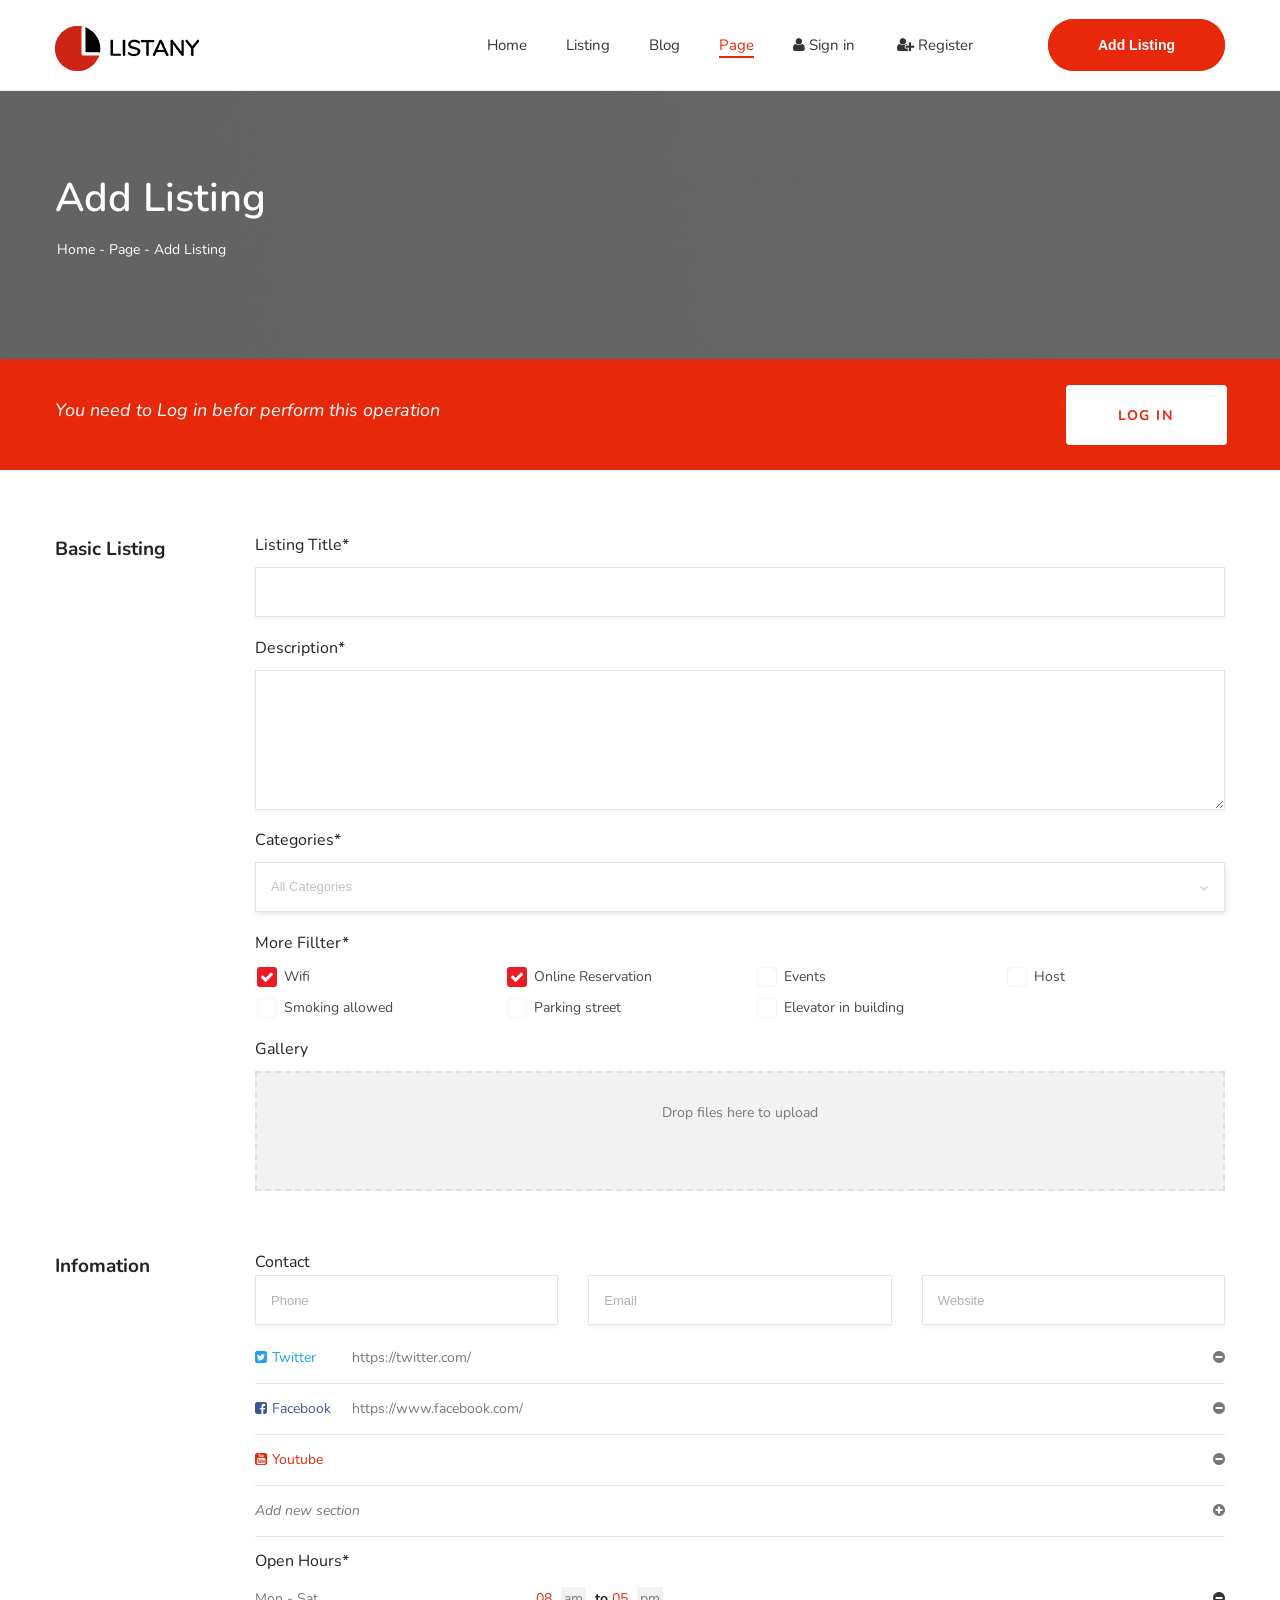
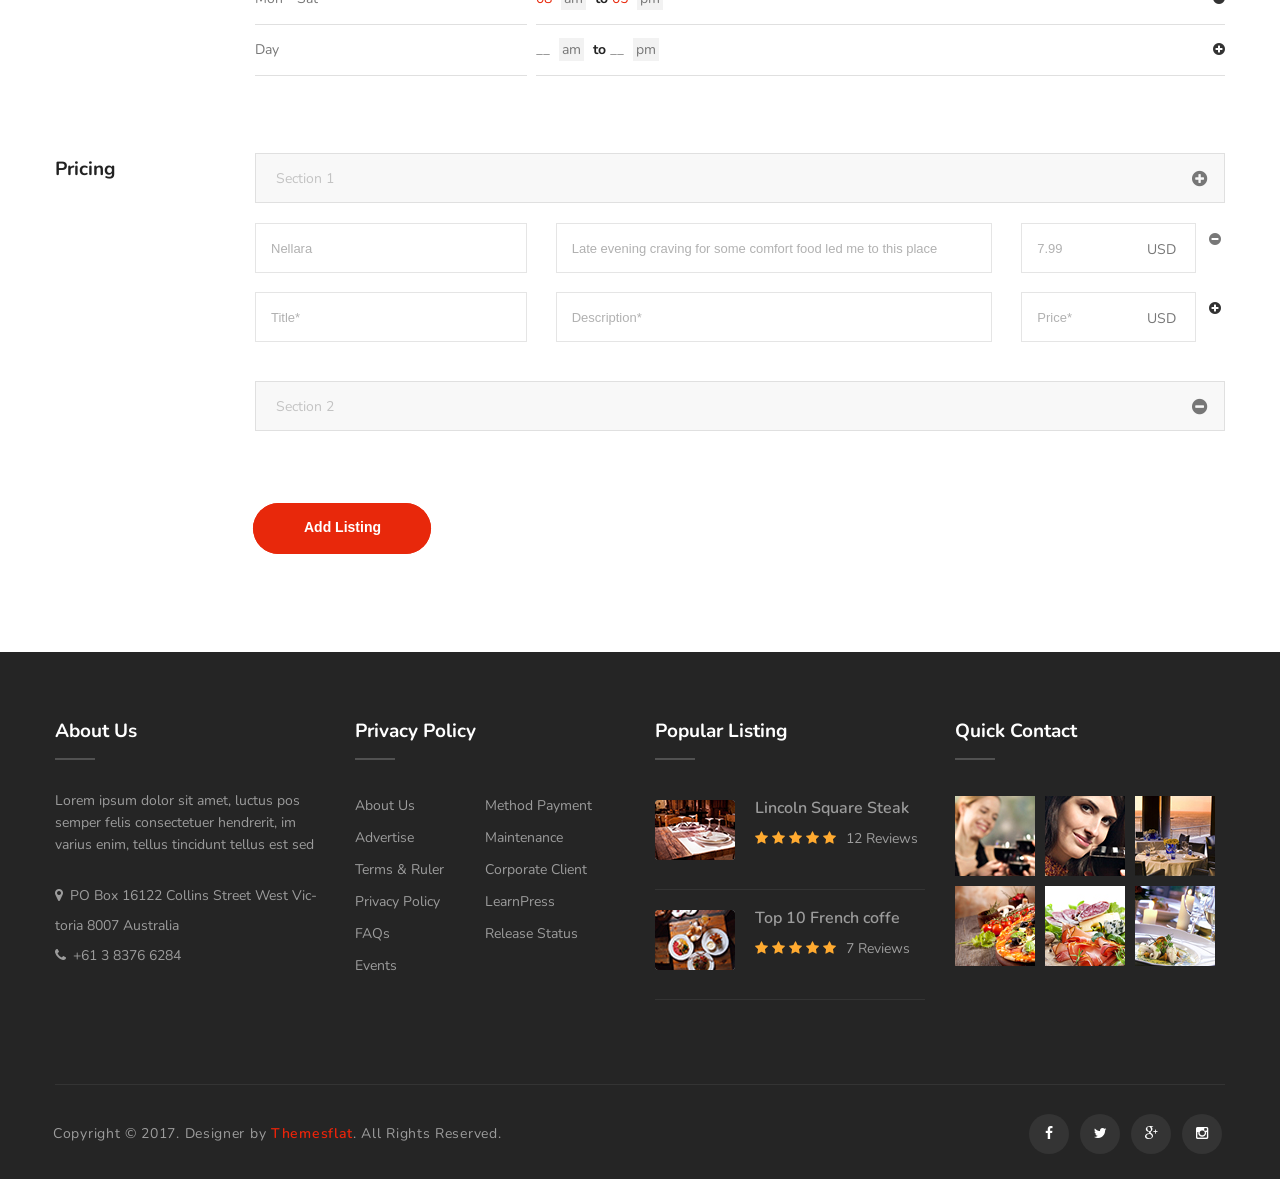
<file: docs/page-addlisting.html>
<!DOCTYPE html>
<!--[if IE 8 ]><html class="ie" xmlns="http://www.w3.org/1999/xhtml" xml:lang="en-US" lang="en-US"> <![endif]-->
<!--[if (gte IE 9)|!(IE)]><!--><html xmlns="http://www.w3.org/1999/xhtml" xml:lang="en-US" lang="en-US"><!--<![endif]-->
<head>
    <!-- Basic Page Needs -->
    <meta charset="utf-8">
    <!--[if IE]><meta http-equiv='X-UA-Compatible' content='IE=edge,chrome=1'><![endif]-->
    <title>ListAny Template</title>

    <meta name="author" content="themesflat.com">

    <!-- Mobile Specific Metas -->
    <meta name="viewport" content="width=device-width, initial-scale=1, maximum-scale=1">

    <!-- Bootstrap  -->
    <link rel="stylesheet" type="text/css" href="stylesheets/bootstrap.css" >

    <!-- Theme Style -->
    <link rel="stylesheet" type="text/css" href="stylesheets/style.css">

    <!-- Responsive -->
    <link rel="stylesheet" type="text/css" href="stylesheets/responsive.css">

    <!-- dropzone -->
    <link rel="stylesheet" type="text/css" href="stylesheets/dropzone.css">
	
	<!-- Animation Style -->
    <link rel="stylesheet" type="text/css" href="stylesheets/animate.css">

    <!-- Favicon and touch icons  -->
    <link href="icon/apple-touch-icon-48-precomposed.png" rel="apple-touch-icon-precomposed" sizes="48x48">
    <link href="icon/apple-touch-icon-32-precomposed.png" rel="apple-touch-icon-precomposed">
    <link href="icon/favicon.png" rel="shortcut icon">

</head>                                 
<body class="header_sticky"> 
    <!-- Preloader -->
    <section class="loading-overlay">
        <div class="Loading-Page">
            <h2 class="loader">Loading</h2>
        </div>
    </section>   

    <!-- Boxed -->
    <div class="boxed">

    <!-- Header -->            
    <header id="header" class="header clearfix">
        <div class="container">
            <div class="row">                 
                <div class="col-lg-4">
                    <div id="logo" class="logo float-left">
                        <a href="index.html" rel="home">
                            <img src="images/logo.png" alt="image">
                        </a>
                    </div><!-- /.logo -->
                    <div class="btn-menu">
                            <span></span>
                        </div><!-- //mobile menu button --> 
                </div><!-- /.col-lg-4 -->
                <div class="col-lg-8">
                    <div class="nav-wrap">                            
                        <nav id="mainnav" class="mainnav float-left">
                            <ul class="menu"> 
                                <li>
                                    <a href="index.html">Home</a> 
                                </li>
                                <li><a href="listing-grid.html">Listing</a>
                                    <ul class="submenu"> 
                                        <li><a href="listing-grid.html">Listing Grid</a>
                                        </li>
                                        <li><a href="listing-list.html">Listing List</a>
                                        </li>
                                         <li><a href="listing-full.html">Listing Full Width</a>
                                        </li>
                                         <li><a href="listing-map1.html">Listing Map V1</a>
                                        </li>
                                         <li><a href="listing-map2.html">Listing Map V2</a>
                                        </li>
                                         <li><a href="listing-single.html">Listing Single</a>
                                        </li>
                                    </ul><!-- /.submenu -->
                                </li>
                                <li><a href="blog.html">Blog</a>
                                    <ul class="submenu"> 
                                        <li><a href="blog.html">Blog</a>
                                        </li>
                                        <li><a href="blog-single.html">Blog Single</a>
                                        </li>
                                    </ul><!-- /.submenu -->
                                </li> 
                                <li class="home"><a href="page-about.html">Page</a>
                                    <ul class="submenu"> 
                                        <li><a href="page-about.html">About Us</a>
                                        </li>
                                        <li><a href="page-services.html">Services</a>
                                        </li>
                                        <li><a href="page-user.html">User</a>
                                        </li>
                                        <li><a href="page-profile.html">User profile</a>
                                        </li>
                                        <li class="active"><a href="page-addlisting.html">Add Listing</a>
                                        </li>
                                        <li><a href="page-pricing.html">pricing</a>
                                        </li>
                                        <li><a href="page-contact.html">Contact Us</a>
                                        </li>
                                    </ul><!-- /.submenu -->
                                </li>    
                                <li>
                                    <a data-toggle="modal" href="#popup_login"><i class="fa fa-user"></i> Sign in</a> 
                                </li>
                                <li>
                                    <a data-toggle="modal" href="#popup_register"><i class="fa fa-user-plus"></i> Register</a> 
                                </li>                    
                            </ul><!-- /.menu -->
                        </nav><!-- /.mainnav --> 
                        <div class="button-addlist float-right">
                            <button type="button" class="flat-button" onclick="location.href='page-addlisting.html'">Add Listing</button>
                         </div> 
                         
                    </div><!-- /.nav-wrap -->
                </div><!-- /.col-lg-8 -->                                    
            </div><!-- /.row -->
        </div>
    </header><!-- /.header -->
            
    <!-- Page title -->
    <div class="page-title parallax parallax1">
        <div class="section-overlay">
        </div>
        <div class="container">
            <div class="row">
                <div class="col-md-12">                    
                    <div class="page-title-heading">
                        <h1 class="title">Add Listing</h1>
                    </div><!-- /.page-title-captions -->
                    <div class="breadcrumbs">
                        <ul>
                            <li><a href="index.html">Home</a></li>
                            <li> - </li>                         
                            <li><a href="index.html">Page</a></li>
                            <li> - </li>                         
                            <li>Add Listing</li>
                        </ul>                   
                    </div><!-- /.breadcrumbs -->   
                </div><!-- /.col-md-12 -->  
            </div><!-- /.row -->  
        </div><!-- /.container -->                      
    </div><!-- /.page-title -->

    <section class="flat-row flat-note bg-red">
        <div class="container">
            <div class="row">
                <div class="col-lg-6">
                    <p>You need to Log in befor perform this operation</p>
                </div>
                <div class="col-lg-6">
                    <div class="note-button float-right">
                        <a data-toggle="modal" href="#popup_login" class="flat-button">LOG IN</a>
                    </div>
                </div>
            </div>
        </div>
    </section>

    <section class="flat-row page-addlisting">
        <div class="container">
            <div class="add-filter">
                <div class="row">
                    <div class="col-lg-2">
                        <h5 class="title-list">Basic Listing</h5>
                    </div>
                    <div class="col-lg-10 widget-form">
                        <form method="post" action="#" class="filter-form form-addlist">
                            <p class="input-info">
                                <label class="nhan">Listing Title*</label>
                                <input type="text" name="title" id="title" >
                            </p>
                            <p class="input-info">
                                <label class="nhan">Description*</label>
                                <textarea class="" tabindex="4" name="comment"></textarea>
                            </p>
                            <p class="input-info icon">
                                <label class="nhan">Categories*</label>
                                <select class=" dropdown_sort">
                                    <option value="">All Categories</option>
                                    <option value="">Hotel &amp; travel</option>
                                    <option value="">Real Estate</option>
                                    <option value="">Restaurant</option>
                                    <option value="">Healthy &amp; Fitness</option>
                                    <option value="">Food and coffee</option>
                                    <option value="">Drinks</option>
                                </select>
                                <i class="fa fa-angle-down"></i>
                            </p>
                        </form>

                        <div class="more-filter">
                            <label class="nhan">More Fillter*</label>
                            <div class="row">
                                <div class="col-md-3">
                                    <div class="flat-check">
                                        <input type="checkbox" id="wifi" name="category" checked="checked">
                                        <label for="wifi">Wifi</label>
                                    </div>
                                    <div class="flat-check">
                                        <input type="checkbox" id="smoking" name="category">
                                        <label for="smoking">Smoking allowed</label>
                                    </div>
                                </div>
                                <div class="col-md-3">
                                    <div class="flat-check">
                                        <input type="checkbox" id="onl" name="category" checked="checked">
                                        <label for="onl">Online Reservation</label>
                                    </div>
                                    <div class="flat-check">
                                        <input type="checkbox" id="park" name="category">
                                        <label for="park">Parking street</label>
                                    </div>
                                </div>
                                <div class="col-md-3">
                                    <div class="flat-check">
                                        <input type="checkbox" id="event" name="category">
                                        <label for="event">Events </label>
                                    </div>
                                    <div class="flat-check">
                                        <input type="checkbox" id="ele" name="category">
                                        <label for="ele">Elevator in building</label>
                                    </div>
                                </div>
                                <div class="col-md-3">
                                    <div class="flat-check">
                                        <input type="checkbox" id="host" name="category">
                                        <label for="host">Host</label>
                                    </div>
                                </div>
                            </div>
                        </div>
                        <div class="add-images">
                            <label class="nhan">Gallery</label>
                            <form action="/file-upload" class="dropzone" id="my-awesome-dropzone">
                                                
                            </form>
                        </div>
                        
                    </div>
                </div>
            </div>
            <div class="info-contact">
                <div class="row">
                    <div class="col-lg-2">
                        <h5 class="title-list">Infomation</h5>
                    </div>
                    <div class="col-lg-10 profile">
                        <label class="nhan">Contact</label>
                        <form method="post" action="#" class="form-contact row" >
                            <div class="col-lg-4">
                                <p class="input-info">
                                    <input type="text" name="title" placeholder="Phone" required="">
                                </p>
                            </div>
                            <div class="col-lg-4">
                                <p class="input-info">
                                    <input type="email" name="title" placeholder="Email" required="">
                                </p>
                            </div>
                            <div class="col-lg-4">
                                <p class="input-info">
                                    <input type="text" name="title" placeholder="Website" required="">
                                </p>
                            </div>
                        </form>
                        <ul class="add-section">
                            <li class="twitter"><i class="fa fa-twitter-square twitter"></i><span>Twitter</span><a href="https://twitter.com/" title="">https://twitter.com/</a><i class="fa fa-minus-circle float-right"></i></li>
                            <li class="face"><i class="fa fa-facebook-square face"></i><span>Facebook</span><a href="https://www.facebook.com/" title="">https://www.facebook.com/</a><i class="fa fa-minus-circle float-right"></i></li>
                            <li class="youtube"><i class="fa fa-youtube-square youtube"></i><span>Youtube</span><i class="fa fa-minus-circle float-right"></i></li>
                            <li class="add"><a href="#" class="add">Add new section</a><a href="#" class="float-right"><i class="fa fa-plus-circle"></i></a></li>
                        </ul>
                        <div class="open-hour">
                            <label class="nhan">Open Hours*</label>
                            <ul class="list-hour">
                                <li class="clearfix">
                                    <div class="day">Mon - Sat</div>
                                    <div class="time">
                                        <span class="hour">08</span>
                                        <span class="am">am</span>
                                        <span class="to">to</span>
                                        <span class="hour">05</span>
                                        <span class="am">pm</span>
                                        <a href="#" class="float-right" title=""><i class="fa fa-minus-circle"></i></a>
                                    </div>
                                </li>
                                <li class="clearfix">
                                    <div class="day">Day</div>
                                    <div class="time">
                                        <span class="solid">__</span>
                                        <span class="am">am</span>
                                        <span class="to">to</span>
                                        <span class="solid">__</span>
                                        <span class="am">pm</span>
                                        <a href="#" class="float-right"><i class="fa fa-plus-circle"></i></a>
                                    </div>
                                </li>
                            </ul>
                        </div>
                    </div>
                </div>
            </div>
            <div class="wrap-accadion">
                <div class="row">
                    <div class="col-lg-2">
                        <h5 class="title-list">Pricing</h5>
                    </div>
                    <div class="col-lg-10">
                        <div class="flat-accordion">
                            <div class="flat-toggle">
                                <div class="toggle-title active">Section 1</div>
                                <div class="toggle-content">
                                    <form method="post" action="#" class="form-profile">
                                        <ul class="list-input">
                                            <li class="clearfix excep">
                                                <p class="input-info title">
                                                    <input type="text" name="nell" placeholder="Nellara">
                                                </p>
                                                <p class="input-info descrip">
                                                    <input type="text" name="late" placeholder="Late evening craving for some comfort food led me to this place">
                                                </p>
                                                <p class="input-info pricing">
                                                    <input type="text" name="price" placeholder="7.99">
                                                    <span>USD</span>
                                                </p>
                                                <p class="input-info add-icon">
                                                    <i class="fa fa-minus-circle"></i>
                                                </p>
                                            </li>
                                            <li class="clearfix">
                                                <p class="input-info title">
                                                    <input type="text" name="title" placeholder="Title*">
                                                </p>
                                                <p class="input-info descrip">
                                                    <input type="text" name="des" placeholder="Description*">
                                                </p>
                                                <p class="input-info pricing">
                                                    <input type="text" name="price2"  placeholder="Price*">
                                                    <span>USD</span>
                                                </p>
                                                <p class="input-info add-icon">
                                                    <a href="#" title=""><i class="fa fa-plus-circle"></i></a>
                                                </p>
                                            </li>
                                        </ul>
                                    </form>                              
                                </div>
                            </div><!-- /toggle -->
                            <div class="flat-toggle">
                                <div class="toggle-title">Section 2</div>
                                <div class="toggle-content">
                                    <form method="post" action="#" class="form-profile">
                                        <ul class="list-input">
                                            <li class="clearfix">
                                                <p class="input-info title">
                                                    <input type="text" name="title" placeholder="Title*">
                                                </p>
                                                <p class="input-info descrip">
                                                    <input type="text" name="des" id="des" placeholder="Description*">
                                                </p>
                                                <p class="input-info pricing">
                                                    <input type="text" name="price2" id="price2" placeholder="Price*">
                                                    <span>USD</span>
                                                </p>
                                                <p class="input-info add-icon">
                                                    <a href="#" title=""><i class="fa fa-plus-circle"></i></a>
                                                </p>
                                            </li>
                                        </ul>
                                    </form>                              
                                </div>
                            </div><!-- /toggle -->
                        </div> <!-- /.flat-accordion -->
                        <div class="button-addlisting">
                            <button type="button" class="flat-button" onclick="location.href='page-addlisting.html'">Add Listing</button>
                        </div>
                    </div>

                </div>
            </div>  
        </div>
    </section>  

    <!-- Footer -->
    <footer class="footer footer-widgets">
            <div class="container">
                <div class="row"> 
                    <div class="col-lg-3">  
                        <div class="widget widget_text widget_info">
                            <h5 class="widget-title">About Us</h5>
                            <div class="textwidget">                                
                                <p>Lorem ipsum dolor sit amet, luctus pos semper felis consectetuer hendrerit, im varius enim, tellus tincidunt tellus est sed</p>                      
                            </div><!-- /.textwidget -->
                            <ul class="flat-infomation">
                                <li><i class="fa fa-map-marker"></i>PO Box 16122 Collins Street West Vic-toria 8007 Australia</li>
                                <li><i class="fa fa-phone"></i>+61 3 8376 6284</li>
                            </ul>
                        </div><!-- /.widget -->      
                    </div><!-- /.col-lg-3 --> 

                    <div class="col-lg-3">  
                        <div id="nav_menu-2" class="widget widget_nav_menu">
                            <h5 class="widget-title">Privacy Policy</h5>
                            <div class="wrap-menufooter clearfix">
                                <ul class="menu one-half">
                                    <li class="menu-item"><a href="#">About Us</a></li>
                                    <li class="menu-item"><a href="#">Advertise</a></li>
                                    <li class="menu-item"><a href="#">Terms & Ruler</a></li>
                                    <li class="menu-item"><a href="#">Privacy Policy</a></li>
                                    <li class="menu-item"><a href="#">FAQs</a></li>
                                    <li class="menu-item"><a href="#">Events</a></li>
                                </ul>
                                <ul class="menu one-half">
                                    <li class="menu-item"><a href="#">Method Payment</a></li>
                                    <li class="menu-item"><a href="#">Maintenance</a></li>
                                    <li class="menu-item"><a href="#">Corporate Client</a></li>
                                    <li class="menu-item"><a href="#">LearnPress</a></li>
                                    <li class="menu-item"><a href="#">Release Status</a></li>
                                </ul>
                            </div>
                        </div>
                    </div><!-- /.col-lg-3 -->

                    <div class="col-lg-3">
                       <div class="widget widget_listing">
                            <h5 class="widget-title">Popular Listing</h5>
                            <ul>
                                <li class="clearfix">
                                    <div class="featured">
                                        <a href="#" class="effect"><img src="images/flickr/7.jpg" alt="image"></a>
                                    </div>
                                    <div class="info-listing">
                                        <h6><a href="#" >Lincoln Square Steak</a></h6>
                                        <div class="start-review">
                                            <span class="flat-start">
                                                <i class="fa fa-star"></i>
                                                <i class="fa fa-star"></i>
                                                <i class="fa fa-star"></i>
                                                <i class="fa fa-star"></i>
                                                <i class="fa fa-star"></i>
                                            </span>
                                            <a href="#" class="review">12 Reviews</a>
                                        </div>
                                    </div>
                                </li>
                                <li class="clearfix">
                                    <div class="featured">
                                        <a href="#" class="effect"><img src="images/flickr/8.jpg" alt="image"></a>
                                    </div>
                                    <div class="info-listing">
                                        <h6><a href="#">Top 10 French coffe </a></h6>
                                        <div class="start-review">
                                            <span class="flat-start">
                                                <i class="fa fa-star"></i>
                                                <i class="fa fa-star"></i>
                                                <i class="fa fa-star"></i>
                                                <i class="fa fa-star"></i>
                                                <i class="fa fa-star"></i>
                                            </span>
                                            <a href="#" class="review">7 Reviews</a>
                                        </div>
                                    </div>
                                </li>
                                
                            </ul>
                        </div>
                    </div><!-- /.col-lg-3 -->

                    <div class="col-lg-3">
                        <div class="widget widget_contact">
                            <h5 class="widget-title">Quick Contact</h5>
                            <ul class="clearfix">                                
                                <li>
                                    <div class="thumb">
                                        <a href="#" class="effect">
                                            <img src="images/flickr/1.jpg" alt="image">
                                        </a>
                                    </div>
                                </li>
                                <li>
                                    <div class="thumb">
                                        <a href="#" class="effect">
                                            <img src="images/flickr/2.jpg" alt="image">
                                        </a>
                                    </div>
                                </li>
                                <li>
                                    <div class="thumb">
                                        <a href="#" class="effect">
                                            <img src="images/flickr/3.jpg" alt="image">
                                        </a>
                                    </div>
                                </li>
                                <li>
                                    <div class="thumb">
                                        <a href="#" class="effect">
                                            <img src="images/flickr/4.jpg" alt="image">
                                        </a>
                                    </div>
                                </li>
                                <li>
                                    <div class="thumb">
                                        <a href="#" class="effect">
                                            <img src="images/flickr/5.jpg" alt="image">
                                        </a>
                                    </div>
                                </li>
                                <li>
                                    <div class="thumb">
                                        <a href="#" class="effect">
                                            <img src="images/flickr/6.jpg" alt="image">
                                        </a>
                                    </div>
                                </li>
                            </ul>
                        </div>
                    </div><!-- /.col-md-3 -->
                </div><!-- /.row -->    
            </div><!-- /.container -->
            <div class="container">
                <div class="bottom">
                    <div class="row">
                        <div class="col-md-6 col-sm-6">
                            <div class="copyright"> 
                                <p>Copyright © 2017. Designer by <a href="https://themeforest.net/user/themesflat/portfolio">Themesflat</a>. All Rights Reserved.
                                </p>
                            </div>                   
                        </div><!-- /.col-md-12 -->
                        <div class="col-md-6 col-sm-6">
                            <div class="social-links float-right">
                                <a href="#"><i class="fa fa-facebook"></i></a>
                                <a href="#"><i class="fa fa-twitter"></i></a>                  
                                <a href="#"><i class="fa fa-google-plus"></i></a>
                                <a href="#"><i class="fa fa-instagram"></i></a>
                            </div>
                        </div>  
                    </div>
                </div>
            </div>
    </footer>

    <div class="modal fade flat-popupform" id="popup_login">
        <div class="modal-dialog">
            <div class="modal-content">
                <div class="modal-header">
                    <button type="button" class="close" data-dismiss="modal" aria-hidden="true">&times;</button>
                </div>
                <div class="modal-body text-center clearfix">
                    <form class="form-login form-listing" action="#" method="post">
                        <h3 class="title-formlogin">Log in</h3>
                        <span class="input-login icon-form"><input type="text" placeholder="Your Name*" name="email" required="required"><i class="fa fa-user"></i></span>
                        <span class="input-login icon-form"><input type="text" placeholder="Password*" name="password" required="required"><i class="fa fa-lock"></i></span>
                        <div class="flat-fogot clearfix">
                            <label class="float-left">
                               <span class="input-check">
                                    <input type="checkbox" name="check" value="0" checked="">
                                    <span class="remember">Remember me</span> 
                                </span>
                            </label>
                            <label class="float-right link-register">
                                <a href="#">Lost your password?</a>
                            </label>
                        </div>
                        <span class="wrap-button">
                            <button type="button" id="login-button" class=" login-btn effect-button" title="log in">LOG IN</button>
                        </span>
                    </form>
                </div>
            </div>
        </div>
    </div> 
    <div class="modal fade flat-popupform" id="popup_register">
        <div class="modal-dialog">
            <div class="modal-content">
                <div class="modal-header">
                    <button type="button" class="close" data-dismiss="modal" aria-hidden="true">&times;</button>
                </div>
                <div class="modal-body text-center clearfix">
                    <form class="form-login form-listing" action="#" method="post">
                        <h3 class="title-formlogin">Sign Up</h3>
                        <span class="input-login icon-form"><input type="text" placeholder="Your Name*" name="name" required="required"><i class="fa fa-user"></i></span>
                        <span class="input-login icon-form"><input type="text" placeholder="E-mail*" name="email" required="required"><i class="fa fa-envelope-o"></i></span>
                        <span class="input-login icon-form"><input type="text" placeholder="Password*" name="password" required="required"><i class="fa fa-lock"></i></span>
                         <span class="input-login icon-form"><input type="text" placeholder="Repeat Password*" name="password" required="required"><i class="fa fa-lock"></i></span>
                        <div class="wrap-button signup">
                            <button type="button" id="logup-button" class=" login-btn effect-button" title="log in">LOG UP</button>
                        </div>
                    </form>
                </div>
            </div>
        </div>
    </div> 
    <!-- Go Top -->
    <a class="go-top effect-button">
        <i class="fa fa-angle-up"></i>
    </a>       

    </div>
    
    <!-- Javascript -->
    <script src="javascript/jquery.min.js"></script>
    <script src="javascript/tether.min.js"></script>
    <script src="javascript/bootstrap.min.js"></script> 
    <script src="javascript/jquery.easing.js"></script>    
    <script src="javascript/jquery-waypoints.js"></script>  
    <script src="javascript/dropzone.js"></script>
    <script src="javascript/jquery.cookie.js"></script>
    <script src="javascript/parallax.js"></script>
    <script src="javascript/smoothscroll.js"></script>   

    <script src="javascript/main.js"></script>
</body>
</html>
</file>
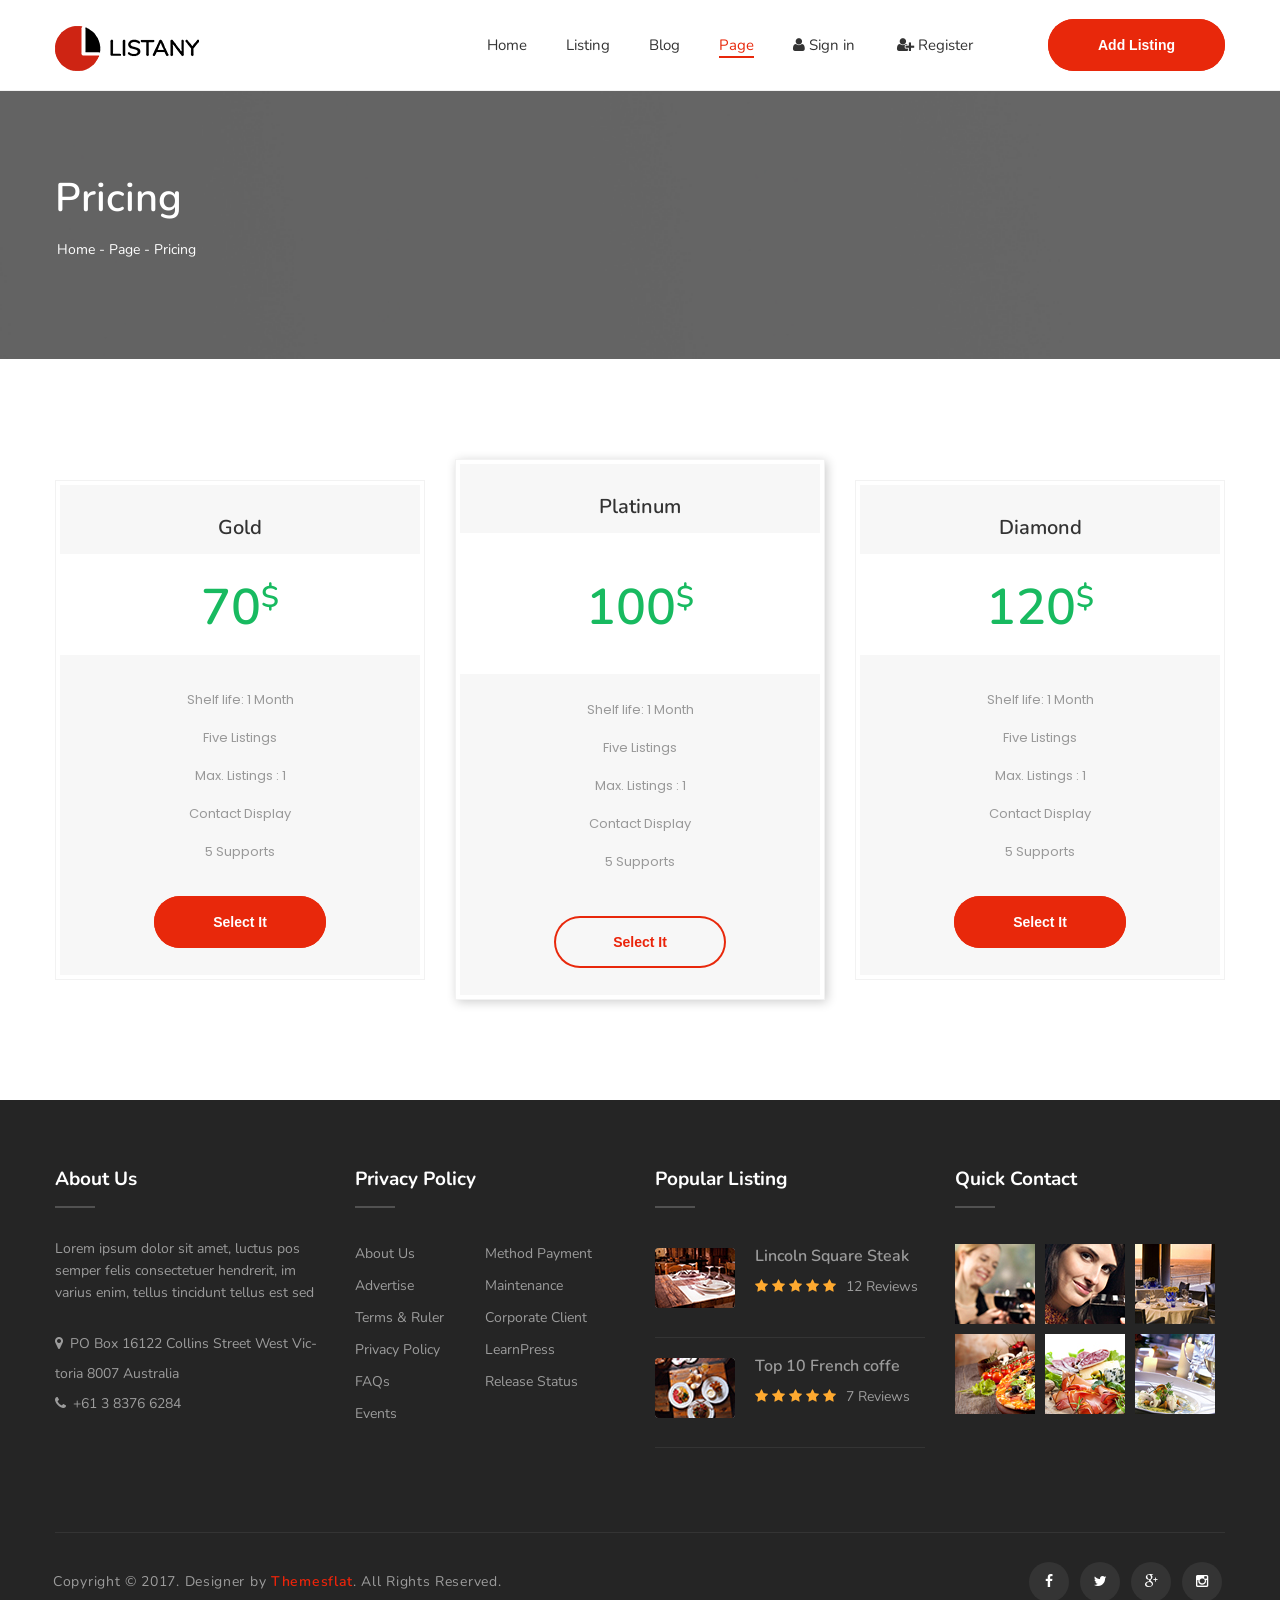
<file: docs/page-pricing.html>
<!DOCTYPE html>
<!--[if IE 8 ]><html class="ie" xmlns="http://www.w3.org/1999/xhtml" xml:lang="en-US" lang="en-US"> <![endif]-->
<!--[if (gte IE 9)|!(IE)]><!--><html xmlns="http://www.w3.org/1999/xhtml" xml:lang="en-US" lang="en-US"><!--<![endif]-->
<head>
    <!-- Basic Page Needs -->
    <meta charset="utf-8">
    <!--[if IE]><meta http-equiv='X-UA-Compatible' content='IE=edge,chrome=1'><![endif]-->
    <title>ListAny Template</title>

    <meta name="author" content="themesflat.com">

    <!-- Mobile Specific Metas -->
    <meta name="viewport" content="width=device-width, initial-scale=1, maximum-scale=1">

    <!-- Bootstrap  -->
    <link rel="stylesheet" type="text/css" href="stylesheets/bootstrap.css" >

    <!-- Theme Style -->
    <link rel="stylesheet" type="text/css" href="stylesheets/style.css">

    <!-- Responsive -->
    <link rel="stylesheet" type="text/css" href="stylesheets/responsive.css">
	
	<!-- Animation Style -->
    <link rel="stylesheet" type="text/css" href="stylesheets/animate.css">

    <!-- Favicon and touch icons  -->
    <link href="icon/apple-touch-icon-48-precomposed.png" rel="apple-touch-icon-precomposed" sizes="48x48">
    <link href="icon/apple-touch-icon-32-precomposed.png" rel="apple-touch-icon-precomposed">
    <link href="icon/favicon.png" rel="shortcut icon">

</head>                                 
<body class="header_sticky"> 
    <!-- Preloader -->
    <section class="loading-overlay">
        <div class="Loading-Page">
            <h2 class="loader">Loading</h2>
        </div>
    </section>   

    <!-- Boxed -->
    <div class="boxed">

    <!-- Header -->            
    <header id="header" class="header clearfix">
        <div class="container">
            <div class="row">                 
                <div class="col-lg-4">
                    <div id="logo" class="logo float-left">
                        <a href="index.html" rel="home">
                            <img src="images/logo.png" alt="image">
                        </a>
                    </div><!-- /.logo -->
                    <div class="btn-menu">
                            <span></span>
                        </div><!-- //mobile menu button --> 
                </div><!-- /.col-lg-4 -->
                <div class="col-lg-8">
                    <div class="nav-wrap">                            
                        <nav id="mainnav" class="mainnav float-left">
                            <ul class="menu"> 
                                <li>
                                    <a href="index.html">Home</a> 
                                </li>
                                <li><a href="listing-grid.html">Listing</a>
                                    <ul class="submenu"> 
                                        <li><a href="listing-grid.html">Listing Grid</a>
                                        </li>
                                        <li><a href="listing-list.html">Listing List</a>
                                        </li>
                                         <li><a href="listing-full.html">Listing Full Width</a>
                                        </li>
                                         <li><a href="listing-map1.html">Listing Map V1</a>
                                        </li>
                                         <li><a href="listing-map2.html">Listing Map V2</a>
                                        </li>
                                         <li><a href="listing-single.html">Listing Single</a>
                                        </li>
                                    </ul><!-- /.submenu -->
                                </li>
                                <li><a href="blog.html">Blog</a>
                                    <ul class="submenu"> 
                                        <li><a href="blog.html">Blog</a>
                                        </li>
                                        <li><a href="blog-single.html">Blog Single</a>
                                        </li>
                                    </ul><!-- /.submenu -->
                                </li> 
                                <li class="home"><a href="page-about.html">Page</a>
                                    <ul class="submenu"> 
                                        <li><a href="page-about.html">About Us</a>
                                        </li>
                                        <li><a href="page-services.html">Services</a>
                                        </li>
                                        <li><a href="page-user.html">User</a>
                                        </li>
                                        <li><a href="page-profile.html">User profile</a>
                                        </li>
                                        <li><a href="page-addlisting.html">Add Listing</a>
                                        </li>
                                        <li class="active"><a href="page-pricing.html">pricing</a>
                                        </li>
                                        <li><a href="page-contact.html">Contact Us</a>
                                        </li>
                                    </ul><!-- /.submenu -->
                                </li>    
                                <li>
                                    <a data-toggle="modal" href="#popup_login"><i class="fa fa-user"></i> Sign in</a> 
                                </li>
                                <li>
                                    <a data-toggle="modal" href="#popup_register"><i class="fa fa-user-plus"></i> Register</a> 
                                </li>                    
                            </ul><!-- /.menu -->
                        </nav><!-- /.mainnav --> 
                        <div class="button-addlist float-right">
                            <button type="button" class="flat-button" onclick="location.href='page-addlisting.html'">Add Listing</button>
                         </div> 
                         
                    </div><!-- /.nav-wrap -->
                </div><!-- /.col-lg-8 -->                                    
            </div><!-- /.row -->
        </div>
    </header><!-- /.header -->
            
    <!-- Page title -->
    <div class="page-title parallax parallax1">
        <div class="section-overlay">
        </div>
        <div class="container">
            <div class="row">
                <div class="col-md-12">                    
                    <div class="page-title-heading">
                        <h1 class="title">Pricing</h1>
                    </div><!-- /.page-title-captions -->
                    <div class="breadcrumbs">
                        <ul>
                            <li><a href="index.html">Home</a></li>
                            <li> - </li>   
                             <li><a href="index.html">Page</a></li> 
                             <li> - </li>                         
                            <li>Pricing</li>
                        </ul>                   
                    </div><!-- /.breadcrumbs -->   
                </div><!-- /.col-md-12 -->  
            </div><!-- /.row -->  
        </div><!-- /.container -->                      
    </div><!-- /.page-title --> 

    <section class="flat-row page-pricing">
        <div class="container">
            <div class="row">
                <div class="col-lg-4">
                    <article class="flat-pricing text-center">
                        <div class="pricing-box bg-theme">
                            <div class="header-pricing">
                                <h5>Gold</h5>
                                <h1 class="flat-value">
                                    70<span>$</span>
                                </h1>
                            </div>
                            <ul class="pricing-content">
                                <li>Shelf life: 1 Month</li>
                                <li>Five Listings</li>
                                <li>Max. Listings : 1</li>
                                <li>Contact Display</li>
                                <li>5 Supports</li>
                            </ul>
                            <div class="btn-pricing">
                                <button class="flat-button" onclick="location.href='#'">Select It</button>
                            </div>
                        </div>
                    </article>
                </div>
                <div class="col-lg-4">
                    <article class="flat-pricing active text-center">
                        <div class="pricing-box bg-theme">
                            <div class="header-pricing">
                                <h5>Platinum</h5>
                                <h1 class="flat-value">
                                    100<span>$</span>
                                </h1>
                            </div>
                            <ul class="pricing-content">
                                <li>Shelf life: 1 Month</li>
                                <li>Five Listings</li>
                                <li>Max. Listings : 1</li>
                                <li>Contact Display</li>
                                <li>5 Supports</li>
                            </ul>
                            <div class="btn-pricing">
                                <button class="flat-button" onclick="location.href='#'">Select It</button>
                            </div>
                        </div>
                    </article>
                </div>
                <div class="col-lg-4">
                    <article class="flat-pricing text-center">
                        <div class="pricing-box bg-theme">
                            <div class="header-pricing">
                                <h5>Diamond</h5>
                                <h1 class="flat-value">
                                    120<span>$</span>
                                </h1>
                            </div>
                            <ul class="pricing-content">
                                <li>Shelf life: 1 Month</li>
                                <li>Five Listings</li>
                                <li>Max. Listings : 1</li>
                                <li>Contact Display</li>
                                <li>5 Supports</li>
                            </ul>
                            <div class="btn-pricing">
                                <button class="flat-button" onclick="location.href='#'">Select It</button>
                            </div>
                        </div>
                    </article>
                </div>
            </div>
        </div>
    </section>  

    <!-- Footer -->
    <footer class="footer footer-widgets">
            <div class="container">
                <div class="row"> 
                    <div class="col-lg-3">  
                        <div class="widget widget_text widget_info">
                            <h5 class="widget-title">About Us</h5>
                            <div class="textwidget">                                
                                <p>Lorem ipsum dolor sit amet, luctus pos semper felis consectetuer hendrerit, im varius enim, tellus tincidunt tellus est sed</p>                      
                            </div><!-- /.textwidget -->
                            <ul class="flat-infomation">
                                <li><i class="fa fa-map-marker"></i>PO Box 16122 Collins Street West Vic-toria 8007 Australia</li>
                                <li><i class="fa fa-phone"></i>+61 3 8376 6284</li>
                            </ul>
                        </div><!-- /.widget -->      
                    </div><!-- /.col-lg-3 --> 

                    <div class="col-lg-3">  
                        <div id="nav_menu-2" class="widget widget_nav_menu">
                            <h5 class="widget-title">Privacy Policy</h5>
                            <div class="wrap-menufooter clearfix">
                                <ul class="menu one-half">
                                    <li class="menu-item"><a href="#">About Us</a></li>
                                    <li class="menu-item"><a href="#">Advertise</a></li>
                                    <li class="menu-item"><a href="#">Terms & Ruler</a></li>
                                    <li class="menu-item"><a href="#">Privacy Policy</a></li>
                                    <li class="menu-item"><a href="#">FAQs</a></li>
                                    <li class="menu-item"><a href="#">Events</a></li>
                                </ul>
                                <ul class="menu one-half">
                                    <li class="menu-item"><a href="#">Method Payment</a></li>
                                    <li class="menu-item"><a href="#">Maintenance</a></li>
                                    <li class="menu-item"><a href="#">Corporate Client</a></li>
                                    <li class="menu-item"><a href="#">LearnPress</a></li>
                                    <li class="menu-item"><a href="#">Release Status</a></li>
                                </ul>
                            </div>
                        </div>
                    </div><!-- /.col-lg-3 -->

                    <div class="col-lg-3">
                       <div class="widget widget_listing">
                            <h5 class="widget-title">Popular Listing</h5>
                            <ul>
                                <li class="clearfix">
                                    <div class="featured">
                                        <a href="#" class="effect"><img src="images/flickr/7.jpg" alt="image"></a>
                                    </div>
                                    <div class="info-listing">
                                        <h6><a href="#" >Lincoln Square Steak</a></h6>
                                        <div class="start-review">
                                            <span class="flat-start">
                                                <i class="fa fa-star"></i>
                                                <i class="fa fa-star"></i>
                                                <i class="fa fa-star"></i>
                                                <i class="fa fa-star"></i>
                                                <i class="fa fa-star"></i>
                                            </span>
                                            <a href="#" class="review">12 Reviews</a>
                                        </div>
                                    </div>
                                </li>
                                <li class="clearfix">
                                    <div class="featured">
                                        <a href="#" class="effect"><img src="images/flickr/8.jpg" alt="image"></a>
                                    </div>
                                    <div class="info-listing">
                                        <h6><a href="#">Top 10 French coffe </a></h6>
                                        <div class="start-review">
                                            <span class="flat-start">
                                                <i class="fa fa-star"></i>
                                                <i class="fa fa-star"></i>
                                                <i class="fa fa-star"></i>
                                                <i class="fa fa-star"></i>
                                                <i class="fa fa-star"></i>
                                            </span>
                                            <a href="#" class="review">7 Reviews</a>
                                        </div>
                                    </div>
                                </li>
                                
                            </ul>
                        </div>
                    </div><!-- /.col-lg-3 -->

                    <div class="col-lg-3">
                        <div class="widget widget_contact">
                            <h5 class="widget-title">Quick Contact</h5>
                            <ul class="clearfix">                                
                                <li>
                                    <div class="thumb">
                                        <a href="#" class="effect">
                                            <img src="images/flickr/1.jpg" alt="image">
                                        </a>
                                    </div>
                                </li>
                                <li>
                                    <div class="thumb">
                                        <a href="#" class="effect">
                                            <img src="images/flickr/2.jpg" alt="image">
                                        </a>
                                    </div>
                                </li>
                                <li>
                                    <div class="thumb">
                                        <a href="#" class="effect">
                                            <img src="images/flickr/3.jpg" alt="image">
                                        </a>
                                    </div>
                                </li>
                                <li>
                                    <div class="thumb">
                                        <a href="#" class="effect">
                                            <img src="images/flickr/4.jpg" alt="image">
                                        </a>
                                    </div>
                                </li>
                                <li>
                                    <div class="thumb">
                                        <a href="#" class="effect">
                                            <img src="images/flickr/5.jpg" alt="image">
                                        </a>
                                    </div>
                                </li>
                                <li>
                                    <div class="thumb">
                                        <a href="#" class="effect">
                                            <img src="images/flickr/6.jpg" alt="image">
                                        </a>
                                    </div>
                                </li>
                            </ul>
                        </div>
                    </div><!-- /.col-md-3 -->
                </div><!-- /.row -->    
            </div><!-- /.container -->
            <div class="container">
                <div class="bottom">
                    <div class="row">
                        <div class="col-md-6 col-sm-6">
                            <div class="copyright"> 
                                <p>Copyright © 2017. Designer by <a href="https://themeforest.net/user/themesflat/portfolio">Themesflat</a>. All Rights Reserved.
                                </p>
                            </div>                   
                        </div><!-- /.col-md-12 -->
                        <div class="col-md-6 col-sm-6">
                            <div class="social-links float-right">
                                <a href="#"><i class="fa fa-facebook"></i></a>
                                <a href="#"><i class="fa fa-twitter"></i></a>                  
                                <a href="#"><i class="fa fa-google-plus"></i></a>
                                <a href="#"><i class="fa fa-instagram"></i></a>
                            </div>
                        </div>  
                    </div>
                </div>
            </div>
    </footer>

    <div class="modal fade flat-popupform" id="popup_login">
            <div class="modal-dialog">
                <div class="modal-content">
                    <div class="modal-header">
                        <button type="button" class="close" data-dismiss="modal" aria-hidden="true">&times;</button>
                    </div>
                    <div class="modal-body text-center clearfix">
                        <form class="form-login form-listing" action="#" method="post">
                            <h3 class="title-formlogin">Log in</h3>
                            <span class="input-login icon-form"><input type="text" placeholder="Your Name*" name="email" required="required"><i class="fa fa-user"></i></span>
                            <span class="input-login icon-form"><input type="text" placeholder="Password*" name="password" required="required"><i class="fa fa-lock"></i></span>
                            <div class="flat-fogot clearfix">
                                <label class="float-left">
                                   <span class="input-check">
                                        <input type="checkbox" name="check" value="0" checked="">
                                        <span class="remember">Remember me</span> 
                                    </span>
                                </label>
                                <label class="float-right link-register">
                                    <a href="#">Lost your password?</a>
                                </label>
                            </div>
                            <span class="wrap-button">
                                <button type="button" id="login-button" class=" login-btn effect-button" title="log in">LOG IN</button>
                            </span>
                        </form>
                    </div>
                </div>
            </div>
    </div> 
    <div class="modal fade flat-popupform" id="popup_register">
            <div class="modal-dialog">
                <div class="modal-content">
                    <div class="modal-header">
                        <button type="button" class="close" data-dismiss="modal" aria-hidden="true">&times;</button>
                    </div>
                    <div class="modal-body text-center clearfix">
                        <form class="form-login form-listing" action="#" method="post">
                            <h3 class="title-formlogin">Sign Up</h3>
                            <span class="input-login icon-form"><input type="text" placeholder="Your Name*" name="name" required="required"><i class="fa fa-user"></i></span>
                            <span class="input-login icon-form"><input type="text" placeholder="E-mail*" name="email" required="required"><i class="fa fa-envelope-o"></i></span>
                            <span class="input-login icon-form"><input type="text" placeholder="Password*" name="password" required="required"><i class="fa fa-lock"></i></span>
                             <span class="input-login icon-form"><input type="text" placeholder="Repeat Password*" name="password" required="required"><i class="fa fa-lock"></i></span>
                            <div class="wrap-button signup">
                                <button type="button" id="logup-button" class=" login-btn effect-button" title="log in">LOG UP</button>
                            </div>
                        </form>
                    </div>
                </div>
            </div>
    </div> 
    <!-- Go Top -->
    <a class="go-top effect-button">
        <i class="fa fa-angle-up"></i>
    </a>       

    </div>
    
    <!-- Javascript -->
    <script src="javascript/jquery.min.js"></script>
    <script src="javascript/tether.min.js"></script>
    <script src="javascript/bootstrap.min.js"></script> 
    <script src="javascript/jquery.easing.js"></script>    
    <script src="javascript/jquery-waypoints.js"></script> 
    <script src="javascript/jquery-countTo.js"></script>  
    <script src="javascript/jquery.cookie.js"></script>
    <script src="javascript/parallax.js"></script>
    <script src="javascript/smoothscroll.js"></script>   

    <script src="javascript/main.js"></script>
</body>
</html>
</file>
<file: documentation/css/prism.css>
/**
 * prism.js default theme for JavaScript, CSS and HTML
 * Based on dabblet (http://dabblet.com)
 * @author Lea Verou
 */

code[class*="language-"],
pre[class*="language-"] {
	color: black;
	text-shadow: 0 1px white;
	font-family: Consolas, Monaco, 'Andale Mono', monospace;
	direction: ltr;
	text-align: left;
	white-space: pre;
	word-spacing: normal;
	word-break: normal;


	-moz-tab-size: 4;
	-o-tab-size: 4;
	tab-size: 4;

	-webkit-hyphens: none;
	-moz-hyphens: none;
	-ms-hyphens: none;
	hyphens: none;
}

pre[class*="language-"]::-moz-selection, pre[class*="language-"] ::-moz-selection,
code[class*="language-"]::-moz-selection, code[class*="language-"] ::-moz-selection {
	text-shadow: none;
	background: #b3d4fc;
}

pre[class*="language-"]::selection, pre[class*="language-"] ::selection,
code[class*="language-"]::selection, code[class*="language-"] ::selection {
	text-shadow: none;
	background: #b3d4fc;
}

@media print {
	code[class*="language-"],
	pre[class*="language-"] {
		text-shadow: none;
	}
}

/* Code blocks */
pre[class*="language-"] {
	padding: 1em;
	margin: .5em 0;
	overflow: auto;
}

:not(pre) > code[class*="language-"],
pre[class*="language-"] {
	background: #f5f2f0;
}

/* Inline code */
:not(pre) > code[class*="language-"] {
	padding: .1em;
	border-radius: .3em;
}

.token.comment,
.token.prolog,
.token.doctype,
.token.cdata {
	color: slategray;
}

.token.punctuation {
	color: #999;
}

.namespace {
	opacity: .7;
}

.token.property,
.token.tag,
.token.boolean,
.token.number,
.token.constant,
.token.symbol {
	color: #905;
}

.token.selector,
.token.attr-name,
.token.string,
.token.builtin {
	color: #690;
}

.token.operator,
.token.entity,
.token.url,
.language-css .token.string,
.style .token.string,
.token.variable {
	color: #a67f59;
	background: hsla(0,0%,100%,.5);
}

.token.atrule,
.token.attr-value,
.token.keyword {
	color: #07a;
}


.token.regex,
.token.important {
	color: #e90;
}

.token.important {
	font-weight: bold;
}

.token.entity {
	cursor: help;
}

pre.line-numbers {
	position: relative;
	padding-left: 3.8em;
	counter-reset: linenumber;
}

pre.line-numbers > code {
	position: relative;
}

.line-numbers .line-numbers-rows {
	position: absolute;
	pointer-events: none;
	top: 0;
	font-size: 100%;
	left: -3.8em;
	width: 3em; /* works for line-numbers below 1000 lines */
	letter-spacing: -1px;
	border-right: 1px solid #999;

	-webkit-user-select: none;
	-moz-user-select: none;
	-ms-user-select: none;
	user-select: none;

}

	.line-numbers-rows > span {
		pointer-events: none;
		display: block;
		counter-increment: linenumber;
	}

		.line-numbers-rows > span:before {
			content: counter(linenumber);
			color: #999;
			display: block;
			padding-right: 0.8em;
			text-align: right;
		}
</file>
<file: documentation/css/style.css>
* {
	margin: 0;
	padding: 0;
	outline: 0 none;
}

html {
	overflow-x: hidden;
}

*,
*:after,
*:before {
	box-sizing: border-box;
	-webkit-box-sizing: border-box;
	-moz-box-sizing: border-box;
	-webkit-font-smoothing: antialiased;
	font-smoothing: antialiased;
	text-rendering: optimizeLegibility;
}

html, body {
	height: 100%;
}

body {
	font: 13px/1.8 Arial, sans-serif;
	color: #4d4d4d;
	background: #fff;
}

h1 {
	font-size: 45px;
	margin-bottom: -25px;
}

h2 {
	font-size: 35px;
	margin-bottom: -20px;
}

h3 {
	font-size: 20px;
	display: block;
	border-bottom: 1px dashed #ccc;
	margin-bottom: 15px;
}

h4 {
	font-size: 16px;
	margin: 20px 0 10px;
}

a {
	color: #2582eb;
	text-decoration: none;
}

a:hover {
	color: #174c81;
}

.clear:before,
.clear:after {
	content: ' ';
	display: table;
	clear: both;
}
.clear {
  *zoom: 1;
}

.note {
	background: #0fd8da;
	padding: 20px;
	color: #161625;
	margin: 10px 0;
}

.content ul {
	margin: 10px 40px;
}

.content {
	margin: 0 0 50px;
}

#logo a {
	display: block;	
	padding: 30px 0 20px 0;
	text-align: center;	
}

#sidebar {
	width: 250px;
	background: #1b202a;
	position: fixed;
	left: 0;
	top: 0;
	bottom: 0;
	font-weight: bold;
	font-size: 12px;
	z-index: 9;
	overflow: auto;
	text-align: center;
}

#sidebar ul a {
	text-decoration: none;
	color: #b2b6bb;
	display: block;
	height: 36px;
	line-height: 36px;
	padding: 0 20px;
	-webkit-transition: all 0.3s ease-in-out;
	-moz-transition: all 0.3s ease-in-out;
	-ms-transition: all 0.3s ease-in-out;
	-o-transition: all 0.3s ease-in-out;
	transition: all 0.3s ease-in-out;
}

#sidebar ul a:hover,
#sidebar .active > a {
	background: #2582eb;
	color: #fff;
}

#sidebar ul li {
	-webkit-transition: all 0.3s ease-in-out;
	-moz-transition: all 0.3s ease-in-out;
	-ms-transition: all 0.3s ease-in-out;
	-o-transition: all 0.3s ease-in-out;
	transition: all 0.3s ease-in-out;
}

#sidebar ul li.current {
	background-color: #2582eb;
}

#sidebar ul li.current a {
	color: #fff;
}

#sidebar li ul a {
	padding-left: 40px;
}

#main-content {
	margin-left: 250px;
	padding: 27px 45px;
}
</file>
<file: docs/stylesheets/responsive.css>
@media only screen and (min-width: 1367px) and (max-width: 1900px) {
	.listing-maps .widget-form {
	    padding: 2.5% 1% 1% 1.7%;
	}
}

/* Media Queries
-------------------------------------------------------------- */
@media only screen and (max-width: 1366px) {
	.one-three.reponsive {
		width: 35%;
	}

	.one-half.reponsive {
		width: 40%;
	}

	.scroll-product .content {
		height: 868px;
	}

	.listing-maps .wrap-select {
	    margin-bottom: 9px;
	}

	.listing-maps .widget-form {
	    padding: 2% 1% 1% 1%;
	}

	.listing-maps .scroll-product.style2 .one-half {
		width: 100%;
	}

	.flat-product .featured-product img {
		width: 100%;
	}

	.listing-maps .scroll-product.style2 .wrap-product {
	    padding: 3.5% 2% 0 4%;
	}

	.scroll-product.style2 .flat-product {
	    margin: 0px 0px 30px;
	}
	
}

/* Smaller than standard 1200 */
@media only screen and (max-width: 1199px) {
	.widget.widget_listing ul li .featured {
		margin-right: 5px;
	}

	.flat-mailchimp {
	    padding-right: 0;
	}

	.client .featured-client img {
	    width: 100%;
	}

	.flat-formsearch .search-form {
		margin: 0;
	}

	.flat-formsearch {
	    top: -165px;
	}

	.flat-product .rate-product .link-review {
	    margin-bottom: 5px;
	}

	.flex-direction-nav a {
		top: 6%;
	}

	.menu-food .content-food {
	    width: 55%;
	}

	.flat-select .width50 {
	    width: 80%;
	}

	.listing-list .flat-product .featured-product {
	    float: none;
	    margin-right: 0;
	}

	.listing-user .listing-list .flat-product .rate-product {
		width: 65%;
	}

	.listing-maps .more-filter .one-half {
		width: 100%;
	}

	.listing-maps .widget-form {
	    padding: 2% 2% 1% 2%;
	}

	.scroll-product .mCSB_inside > .mCSB_container {
	    margin-right: 14px;
	}

	.listing-maps .scroll-product .wrap-product {
	    padding: 6.5% 5% 0 6%;
	}

	.page-listing-full .flat-select .width50 {
	    width: 70%;
	}

	.flat-product .rate-product .start-review a.review {
		margin-left: 5px;
	}

	.flat-tabs.style2 .content-tab.profile {
	    padding: 44px 15px 47px 15px;
	}

	.profile .dropzone .dz-preview .dz-image {
	    width: 200px;
	    height: 200px;
	}

	.profile .dropzone .dz-preview.dz-image-preview, .dropzone {
		min-height: 200px;
	}

	.profile .dropzone .dz-message {
		-webkit-background-size: 100%;
		     -o-background-size: 100%;
		        background-size: 100%;
	}

	#mainnav {
	    padding-left: 0;
	}

	#mainnav > ul > li > a {
		margin: 0px 10px;
	}

	#mainnav > ul > li:first-child > a {
		margin-left: 0;
	}
}

/* Smaller than standard 992 */
@media only screen and (max-width: 991px) {
	.btn-menu {
		display: block ;
	}

	.mainnav, .button-addlist {
		display: none;
	}

	.header.upscrolled ~ #mainnav-mobi {
		position: fixed;
		top: 88px;
	}

	.tparrows {
		display: none!important;
	}

	.flat-formsearch .search-form {
		padding: 7px 9px 7px 9px;
	}

	.client .content-client {
		padding: 70px 5px 10px 40px;
	}

	.page-title {
	    padding: 50px 0;
	}

	.blog-single ul.list-single {
		padding: 0;
	}

	.blog-single .direction {
	    padding: 20px 0px 20px;
	}

	.blog-single article.post {
		margin-bottom: 0;
	}

	.bottom, .comment-respond .comment-reply-title {
		margin-top: 0;
	}

	.comment-respond .comment-form, .author-review.content-listing {
		padding-right: 0;
	}

	.flat-product .featured-product img, .blog-shortcode article.post .featured-post img,.form-profile li p.input-info.add-icon,
	.form-profile li p.input-info.title, .form-profile li p.input-info, .form-profile li p.input-info.descrip, .form-profile li p.input-info.pricing, .listing-maps .one-three, .one-three.reponsive, .one-half.reponsive,.flat-team .avatar img, .fancybox img {
		width: 100%;
	}

	.listing-maps .more-filter .one-half {
		width: 50%;
	}

	.wrap-flat-product .flat-product {
		width: 46%;
		margin: 0px 15px 30px;
	}

	.flat-row.page-contact1, section.main-content, section.main-content.blog-single, section.flat-row.section-product, 
	.flat-row.page-pricing, .flat-row.page-addlisting,.flat-row.section-client, .flat-row.page-profile, .flat-row.page-user, .flat-row.page-services, .flat-row.section-team, .flat-row.section-about1, .flat-row.section-filter, .main-content.page-listing-grid, .flat-row, .flat-row.v1, .flat-row.blog-shortcode, .flat-row.section-download, section.main-content.page-listing {
	    padding: 50px 0px;
	}

	.listing-maps .widget-form, .listing-maps .scroll-product .wrap-product, .listing-maps .scroll-product.style2 .wrap-product {
	    padding: 50px 15px 50px 15px;
	}

	.flat-row.page-contact2 {
		padding: 0px 0px 50px;
	}

	.profile .dropzone .dz-message {
	    -webkit-background-size: contain;
	         -o-background-size: contain;
	    		background-size: contain;
	}

	.profile .dropzone, .add-images .dropzone, #contactform {
		margin-bottom: 40px;
	}

	.info-contact {
	    margin-bottom: 10px;
	}

	.button-addlisting .flat-button {
		margin-top: 30px;
	}

	.flat-note p {
		text-align: center;
		margin-bottom: 20px;
	}

	.note-button.float-right {
		float: none!important;
		text-align: center;
	}

	.iconbox {
		padding: 50px 30px 50px;
	}

	.scroll-product .wrap-product .flat-product {
	    float: left;
	    width: 47%;
	    margin: 0px 10px 30px;
	}

	.show-item {
		padding: 0px 15px;
	}

	.mCSB_inside > .mCSB_container {
		margin-right: 0;
	}

	article.post ul.meta-post, .flat-mailchimp, .flat-counter, .footer-widgets .widget, .blog-shortcode article.post, .section-product .title-section, .tf-gallery, .content-listing .text, .content-listing h3.title-listing,
	.page-contact1 .title-section, .iconbox.style2, .form-profile li, .section-team .title-section, .section-about1 .title-section, .sidebar .widget.widget-form.style2, .listing-wrap .wrap-list,.sidebar .widget.widget-form, .listing-wrap .list-tab h3.title-listing, .flat-tabs, .content-listing .comments-area ol.comment-list,.content-listing .list-comment .comment-respond h3.title-listing {
		margin-bottom: 30px;
	}

	.flat-row.section-step {
	    padding: 50px 0px 0px;
	}

	.menu-food .featured-food {
	    margin-right: 10px;
	}

	.flat-pricing, .textbox, .flat-user {
	    margin-bottom: 50px;
	}

	.content-listing {
		padding-right: 0;
	}

	article.post {
	    padding-bottom: 40px;
	    margin-bottom: 40px;
	}

	.blog-pagination .flat-pagination {
	    padding-top: 0;
	}

	.comment-respond .comment-notes, .comment-respond .comment-form-email,
	.comment-respond .comment-notes, .comment-respond .comment-form-email,
	.mail-chimp input[type="email"],
	.page-single .page-content,
	.page-single .page-sidebar,.flat-mailchimp p.wrap-btn button {
		width: 100%;
	}

	.listing-list .flat-product .rate-product .heart {
		top: 0;
	}

	.flat-popupform .modal-body {
	    padding: 15px 20px 70px;
	}

	.comment-respond .comment-notes, .flat-mailchimp {
		padding-right: 0;
	}

	.comment-respond .comment-form-email {
		padding-left: 0;
	}

	footer {
		padding: 50px 0px 23px;
	}

	.go-top {
		width: 30px;
		height: 30px;
		line-height: 30px;		
	}
	
	.search-form span.input-location {
	    width: 26.8%;
	    padding-left: 8px;
	}

	.search-form span.select {
	    width: 23%;
	    padding-left: 5px;
	}

	.search-form span {
	    width: 28.8%;
	}

	.flat-row.v1.bg-theme .col-lg-2 {
	    width: 33.33333%;
	}
	
	.page-title-heading h1,
	.flat-qoute p {
		font-size: 30px;
		line-height: 40px;
	}

	.sidebar, .blog-single .sidebar, .page-listing-grid .sidebar {
		padding-top: 60px;
	}

	.sidebar .widget, .widget.widget_categories {
	    margin-bottom: 40px;
	}

	.blog-single .direction ul li ul.social-icons {
		margin-top: 0;
		padding: 20px 0;
	}

	.search-form.form-filter span.filter {
	    width: 94%;
	    padding-left: 0;
	}
	
}

/* Tablet Landscape */
 @media only screen and (min-device-width : 768px) and (max-device-width : 1024px) and (orientation : landscape) {

}

/* Tablet Portrait Size */
@media only screen and (min-width: 768px) and (max-width: 990px) {

}

/* All Mobile Sizes */
@media only screen and (max-width: 767px) {
	.flat-contact-form .input-wrap.name, .flat-contact-form .input-wrap.email {
		width: 100%;
		padding-left: 0;
		padding-right: 0;
	}

	.wrap-flat-product .flat-product {
		width: 45.5%;
	}
	
}

/* Mobile Landscape Size */
@media only screen and (min-width: 480px) and (max-width: 767px) {
	.bottom .copyright, .bottom .social-links.float-right {
		text-align: center;
	}

	.bottom .social-links.float-right {
		float: none!important;
	}

	.bottom .copyright {
		margin-bottom: 15px;
	}

	.wrap-flat-product .flat-product {
		width: 93%;
	}

	.listing-user .listing-list .flat-product .rate-product, .scroll-product .wrap-product .flat-product {
		width: 100%;
	}

	.scroll-product .content {
		padding-bottom: 30px;
	}

	.listing-user ul.wrap-button {
		float: left!important;
		text-align: left;
		padding: 0px 0px 0px 5px;
	}

	.flat-client {
	    margin-bottom: 30px;
	}

	.flat-formsearch {
		position: relative;
		top: 0;
		background-color: #f7f7f7;
	}

	.content-listing .comments-area article .comment-text .flat-start {
	    position: relative;
	    right: 0px;
	    top: 0px;
	    margin-bottom: 15px;
	}

	.flat-tabs.style2 ul.menu-tab li {
		width: 40%;
	}

	.search-form span, .search-form span.input-location, .search-form span.select, .search-form .form-submit {
		width: 100%;	
		padding-left: 0;
	}

	.search-form .form-submit, .bottom .copyright, .bottom .social-links.float-right {
		text-align: center!important;
	}
	
	.search-form span.input-question::before, .search-form span.input-location::before {
		content: none;
	}

	.search-form span.input-location::after, .search-form span.select::before {
		color: #b1b1b1;
		right: 15px;
	}

	.flat-formsearch .search-form {
    	padding: 20px 10px 20px 10px;
	}

	.search-form span input[type="text"], .search-form select {
		border: 1px solid #e5e5e5;
		color: #b1b1b1;
		margin-bottom: 15px;
	}

	.flat-download button {
		margin-right: 5px;
		margin-bottom: 15px;
	}

	.flat-product .rate-product .start-review a.review {
		margin-left: 0;
	}

	.listing-list .flat-product .featured-product {
		margin-right: 5px;
	}
}

/* Mobile Portrait Size */
@media only screen and (max-width: 479px) {
	.flat-formsearch {
		position: relative;
		top: 0;
		background-color: #f7f7f7;
	}

	.flex-direction-nav a {
		display: none;
	}

	.menu-food .content-food, .flat-tabs ul.menu-tab li, 
	.listing-user .listing-list .flat-product .rate-product, .scroll-product .wrap-product .flat-product, .flat-select .one-three, .flat-select .one-three.more-filter, .flat-select .one-three.sortby {
		width: 100%;
	}

	.wrap-flat-product .flat-product {
		width: 93%;
	}

	.listing-user .listing-list .flat-product .rate-product {
		padding: 29px 5px 29px 5px;
	}

	.scroll-product .mCSB_inside > .mCSB_container {
	    margin-right: 5px;
	}

	.scroll-product .content {
		padding-bottom: 30px;
	}

	.listing-user ul.wrap-button {
	    text-align: left;
	    padding: 0px 0px 0px 5px;
	    float: left!important;
	}

	.flat-tabs.style2 .content-tab {
		padding: 30px 20px 30px 20px;
	}

	.flat-select .width50, .flat-mailchimp p.wrap-input-email {
		width: 66%;
	}

	.flat-tabs.style2 ul.menu-tab li {
		width: 40%;
	}

	.listing-list .flat-product .featured-product {
	    float: none;
	    margin-right: 0;
	}

	.flat-select .one-three {
		margin-bottom: 15px;
	}

	.scroll-product .wrap-product .flat-product {
		margin: 0 0px 30px;
	}

	.menu-food {
		padding: 5px 10px;
	}

	.menu-food .rate-food {
		float: left!important;
	}

	.content-listing .comments-area ol.comment-list article .comment-author {
		float: none;
		margin-right: 0;
		margin-bottom: 15px;
	}

	.content-listing .author-review.content-listing {
		padding-right: 0;
	}

	.content-listing .comments-area article .comment-text .flat-start {
	    position: relative;
	    right: 0;
	    top: 0;
	    margin-bottom: 10px;
	}

	.flat-tabs ul.menu-tab li {
		margin-bottom: 2px;
	}

	.flat-tabs ul.menu-tab li:last-child {
		margin-bottom: 0;
	}

	.search-form span, .search-form span.input-location, .search-form span.select, .search-form .form-submit,
	.search-form.form-filter span.filter {
		width: 100%;	
		padding-left: 0;
	}

	.search-form .form-submit, .bottom .copyright, .bottom .social-links.float-right {
		text-align: center!important;
	}
	
	.search-form span.input-question::before, .search-form span.input-location::before {
		content: none;
	}

	.search-form span.input-location::after, .search-form span.select::before {
		color: #b1b1b1;
		right: 15px;
	}

	.flat-formsearch .search-form {
    	padding: 20px 10px 20px 10px;
	}

	.search-form span input[type="text"], .search-form select {
		border: 1px solid #e5e5e5;
		color: #b1b1b1;
		margin-bottom: 35px;
	}

	.form-filter .slider.slider-horizontal {
		top: -10px;
	}

	.flat-mailchimp p.wrap-btn {
	    width: 34%;
	}

	.flat-download button {
		margin-bottom: 15px;
		margin-right: 0;
	}

	.section-download .flat-counter .numb-count {
		font-size: 50px;
	}

	.flat-client {
		margin-bottom: 30px;
	}

	.bottom .social-links.float-right, .blog-single .direction .social-links, .blog-single .direction .tag-single {
		float: none!important;
	}

	.bottom .copyright {
		margin: 0px 0px 15px 0px;
	}

	.blog-single .direction .social-links {
		padding-right: 0;
	}

	.blog-single .direction .tag-single {
		margin-bottom: 15px;
	}

	.listing-list .flat-product .rate-product .button-product {
	    margin-right: 10px;
	    float: none!important;
	}

	.listing-list .flat-product .rate-product .link-review {
	    margin-bottom: 25px;
	}

	.listing-list .flat-product .rate-product .flat-button {
		width: 110px;
	}


	.comments-area ol.comment-list article .comment-author {
		float: none;
		margin: 0px 0px 30px 0px;
	}

	.flat-counter .numb-count {
		font-size: 35px;
	}

	.flat-counter .icon-count {
		font-size: 40px;
	}

	.flat-mailchimp p.wrap-btn button {
		padding: 15px 0px 17px 0px;
	}

	.fancybox-opened {
	    z-index: 999999;
	}
}

@media (max-width: 320px) {	
	.comments-area ol.comment-list article .comment-author {
	    float: none;
	    margin-right: 0;
	    margin-bottom: 30px;
	}

	.flat-row.v1.bg-theme .col-lg-2 {
		width: 100%;
	}

	.flat-mailchimp p.wrap-input-email, .flat-mailchimp p.wrap-btn, .listing-maps .more-filter .one-half {
		width: 100%;
	}

	.flat-mailchimp p.wrap-btn button {
		margin-top: 10px;
	}

	.listing-list .flat-product .rate-product {
	    overflow: visible;
	    padding: 24px 10px 29px 10px;
	}

	.listing-list .flat-product .rate-product .button-product {
	    margin-right: 0;
	    float: none !important;
	}

	.listing-list .flat-product .rate-product .link-review {
	    margin-bottom: 25px;
	}

	.listing-list .flat-product .rate-product .heart {
		top: -88px;
	}
}
</file>
<file: docs/stylesheets/dropzone.css>
/*
 * The MIT License
 * Copyright (c) 2012 Matias Meno <m@tias.me>
 */
@-webkit-keyframes passing-through {
  0% {
    opacity: 0;
    -webkit-transform: translateY(40px);
    -moz-transform: translateY(40px);
    -ms-transform: translateY(40px);
    -o-transform: translateY(40px);
    transform: translateY(40px); }
  30%, 70% {
    opacity: 1;
    -webkit-transform: translateY(0px);
    -moz-transform: translateY(0px);
    -ms-transform: translateY(0px);
    -o-transform: translateY(0px);
    transform: translateY(0px); }
  100% {
    opacity: 0;
    -webkit-transform: translateY(-40px);
    -moz-transform: translateY(-40px);
    -ms-transform: translateY(-40px);
    -o-transform: translateY(-40px);
    transform: translateY(-40px); } }
@-moz-keyframes passing-through {
  0% {
    opacity: 0;
    -webkit-transform: translateY(40px);
    -moz-transform: translateY(40px);
    -ms-transform: translateY(40px);
    -o-transform: translateY(40px);
    transform: translateY(40px); }
  30%, 70% {
    opacity: 1;
    -webkit-transform: translateY(0px);
    -moz-transform: translateY(0px);
    -ms-transform: translateY(0px);
    -o-transform: translateY(0px);
    transform: translateY(0px); }
  100% {
    opacity: 0;
    -webkit-transform: translateY(-40px);
    -moz-transform: translateY(-40px);
    -ms-transform: translateY(-40px);
    -o-transform: translateY(-40px);
    transform: translateY(-40px); } }
@keyframes passing-through {
  0% {
    opacity: 0;
    -webkit-transform: translateY(40px);
    -moz-transform: translateY(40px);
    -ms-transform: translateY(40px);
    -o-transform: translateY(40px);
    transform: translateY(40px); }
  30%, 70% {
    opacity: 1;
    -webkit-transform: translateY(0px);
    -moz-transform: translateY(0px);
    -ms-transform: translateY(0px);
    -o-transform: translateY(0px);
    transform: translateY(0px); }
  100% {
    opacity: 0;
    -webkit-transform: translateY(-40px);
    -moz-transform: translateY(-40px);
    -ms-transform: translateY(-40px);
    -o-transform: translateY(-40px);
    transform: translateY(-40px); } }
@-webkit-keyframes slide-in {
  0% {
    opacity: 0;
    -webkit-transform: translateY(40px);
    -moz-transform: translateY(40px);
    -ms-transform: translateY(40px);
    -o-transform: translateY(40px);
    transform: translateY(40px); }
  30% {
    opacity: 1;
    -webkit-transform: translateY(0px);
    -moz-transform: translateY(0px);
    -ms-transform: translateY(0px);
    -o-transform: translateY(0px);
    transform: translateY(0px); } }
@-moz-keyframes slide-in {
  0% {
    opacity: 0;
    -webkit-transform: translateY(40px);
    -moz-transform: translateY(40px);
    -ms-transform: translateY(40px);
    -o-transform: translateY(40px);
    transform: translateY(40px); }
  30% {
    opacity: 1;
    -webkit-transform: translateY(0px);
    -moz-transform: translateY(0px);
    -ms-transform: translateY(0px);
    -o-transform: translateY(0px);
    transform: translateY(0px); } }
@keyframes slide-in {
  0% {
    opacity: 0;
    -webkit-transform: translateY(40px);
    -moz-transform: translateY(40px);
    -ms-transform: translateY(40px);
    -o-transform: translateY(40px);
    transform: translateY(40px); }
  30% {
    opacity: 1;
    -webkit-transform: translateY(0px);
    -moz-transform: translateY(0px);
    -ms-transform: translateY(0px);
    -o-transform: translateY(0px);
    transform: translateY(0px); } }
@-webkit-keyframes pulse {
  0% {
    -webkit-transform: scale(1);
    -moz-transform: scale(1);
    -ms-transform: scale(1);
    -o-transform: scale(1);
    transform: scale(1); }
  10% {
    -webkit-transform: scale(1.1);
    -moz-transform: scale(1.1);
    -ms-transform: scale(1.1);
    -o-transform: scale(1.1);
    transform: scale(1.1); }
  20% {
    -webkit-transform: scale(1);
    -moz-transform: scale(1);
    -ms-transform: scale(1);
    -o-transform: scale(1);
    transform: scale(1); } }
@-moz-keyframes pulse {
  0% {
    -webkit-transform: scale(1);
    -moz-transform: scale(1);
    -ms-transform: scale(1);
    -o-transform: scale(1);
    transform: scale(1); }
  10% {
    -webkit-transform: scale(1.1);
    -moz-transform: scale(1.1);
    -ms-transform: scale(1.1);
    -o-transform: scale(1.1);
    transform: scale(1.1); }
  20% {
    -webkit-transform: scale(1);
    -moz-transform: scale(1);
    -ms-transform: scale(1);
    -o-transform: scale(1);
    transform: scale(1); } }
@keyframes pulse {
  0% {
    -webkit-transform: scale(1);
    -moz-transform: scale(1);
    -ms-transform: scale(1);
    -o-transform: scale(1);
    transform: scale(1); }
  10% {
    -webkit-transform: scale(1.1);
    -moz-transform: scale(1.1);
    -ms-transform: scale(1.1);
    -o-transform: scale(1.1);
    transform: scale(1.1); }
  20% {
    -webkit-transform: scale(1);
    -moz-transform: scale(1);
    -ms-transform: scale(1);
    -o-transform: scale(1);
    transform: scale(1); } }
.dropzone, .dropzone * {
  box-sizing: border-box; }

.dropzone {
  position: relative;
  min-height: 240px;
  background: transparent;
}

  .dropzone.dz-clickable {
    cursor: pointer; }
    .dropzone.dz-clickable * {
      cursor: default; }
    .dropzone.dz-clickable .dz-message, .dropzone.dz-clickable .dz-message * {
      cursor: pointer; }
  .dropzone.dz-started .dz-message {
    display: none; }
  .dropzone.dz-drag-hover {
    border-style: solid; }
    .dropzone.dz-drag-hover .dz-message {
      opacity: 0.5; }
  .dropzone .dz-message {
    text-align: center;
    margin: 2em 0; }
  .dropzone .dz-preview {
    position: relative;
    display: inline-block;
    vertical-align: top;
    margin: 16px;
    min-height: 100px; }
    .dropzone .dz-preview:hover {
      z-index: 1000; }
      .dropzone .dz-preview:hover .dz-details {
        opacity: 1; }
    .dropzone .dz-preview.dz-file-preview .dz-image {
      border-radius: 20px;
      background: #999;
      background: linear-gradient(to bottom, #eee, #ddd); }
    .dropzone .dz-preview.dz-file-preview .dz-details {
      opacity: 1; }
    .dropzone .dz-preview.dz-image-preview {
      background: white; }
      .dropzone .dz-preview.dz-image-preview .dz-details {
        -webkit-transition: opacity 0.2s linear;
        -moz-transition: opacity 0.2s linear;
        -ms-transition: opacity 0.2s linear;
        -o-transition: opacity 0.2s linear;
        transition: opacity 0.2s linear; }
    .dropzone .dz-preview .dz-remove {
      font-size: 14px;
      text-align: center;
      display: block;
      cursor: pointer;
      border: none; }
      .dropzone .dz-preview .dz-remove:hover {
        text-decoration: underline; }
    .dropzone .dz-preview:hover .dz-details {
      opacity: 1; }
    .dropzone .dz-preview .dz-details {
      z-index: 20;
      position: absolute;
      top: 0;
      left: 0;
      opacity: 0;
      font-size: 13px;
      min-width: 100%;
      max-width: 100%;
      padding: 2em 1em;
      text-align: center;
      color: rgba(0, 0, 0, 0.9);
      line-height: 150%; }
      .dropzone .dz-preview .dz-details .dz-size {
        margin-bottom: 1em;
        font-size: 16px; }
      .dropzone .dz-preview .dz-details .dz-filename {
        white-space: nowrap; }
        .dropzone .dz-preview .dz-details .dz-filename:hover span {
          border: 1px solid rgba(200, 200, 200, 0.8);
          background-color: rgba(255, 255, 255, 0.8); }
        .dropzone .dz-preview .dz-details .dz-filename:not(:hover) {
          overflow: hidden;
          text-overflow: ellipsis; }
          .dropzone .dz-preview .dz-details .dz-filename:not(:hover) span {
            border: 1px solid transparent; }
      .dropzone .dz-preview .dz-details .dz-filename span, .dropzone .dz-preview .dz-details .dz-size span {
        background-color: rgba(255, 255, 255, 0.4);
        padding: 0 0.4em;
        border-radius: 3px; }
    .dropzone .dz-preview:hover .dz-image img {
      -webkit-transform: scale(1.05, 1.05);
      -moz-transform: scale(1.05, 1.05);
      -ms-transform: scale(1.05, 1.05);
      -o-transform: scale(1.05, 1.05);
      transform: scale(1.05, 1.05);
      -webkit-filter: blur(8px);
      filter: blur(8px); }
    .dropzone .dz-preview .dz-image {
      border-radius: 0px;
      overflow: hidden;
      width: 120px;
      height: 120px;
      position: relative;
      display: block;
      z-index: 10; }
      .dropzone .dz-preview .dz-image img {
        width: 100%;
        display: block; }
    .dropzone .dz-preview.dz-success .dz-success-mark {
      -webkit-animation: passing-through 3s cubic-bezier(0.77, 0, 0.175, 1);
      -moz-animation: passing-through 3s cubic-bezier(0.77, 0, 0.175, 1);
      -ms-animation: passing-through 3s cubic-bezier(0.77, 0, 0.175, 1);
      -o-animation: passing-through 3s cubic-bezier(0.77, 0, 0.175, 1);
      animation: passing-through 3s cubic-bezier(0.77, 0, 0.175, 1); }
    .dropzone .dz-preview.dz-error .dz-error-mark {
      opacity: 1;
      -webkit-animation: slide-in 3s cubic-bezier(0.77, 0, 0.175, 1);
      -moz-animation: slide-in 3s cubic-bezier(0.77, 0, 0.175, 1);
      -ms-animation: slide-in 3s cubic-bezier(0.77, 0, 0.175, 1);
      -o-animation: slide-in 3s cubic-bezier(0.77, 0, 0.175, 1);
      animation: slide-in 3s cubic-bezier(0.77, 0, 0.175, 1); }
    .dropzone .dz-preview .dz-success-mark, .dropzone .dz-preview .dz-error-mark {
      pointer-events: none;
      opacity: 0;
      z-index: 500;
      position: absolute;
      display: block;
      top: 50%;
      left: 50%;
      margin-left: -27px;
      margin-top: -27px; }
      .dropzone .dz-preview .dz-success-mark svg, .dropzone .dz-preview .dz-error-mark svg {
        display: block;
        width: 54px;
        height: 54px; }
    .dropzone .dz-preview.dz-processing .dz-progress {
      opacity: 1;
      -webkit-transition: all 0.2s linear;
      -moz-transition: all 0.2s linear;
      -ms-transition: all 0.2s linear;
      -o-transition: all 0.2s linear;
      transition: all 0.2s linear; }
    .dropzone .dz-preview.dz-complete .dz-progress {
      opacity: 0;
      -webkit-transition: opacity 0.4s ease-in;
      -moz-transition: opacity 0.4s ease-in;
      -ms-transition: opacity 0.4s ease-in;
      -o-transition: opacity 0.4s ease-in;
      transition: opacity 0.4s ease-in; }
    .dropzone .dz-preview:not(.dz-processing) .dz-progress {
      -webkit-animation: pulse 6s ease infinite;
      -moz-animation: pulse 6s ease infinite;
      -ms-animation: pulse 6s ease infinite;
      -o-animation: pulse 6s ease infinite;
      animation: pulse 6s ease infinite; }
    .dropzone .dz-preview .dz-progress {
      opacity: 1;
      z-index: 1000;
      pointer-events: none;
      position: absolute;
      height: 16px;
      left: 50%;
      top: 50%;
      margin-top: -8px;
      width: 80px;
      margin-left: -40px;
      background: rgba(255, 255, 255, 0.9);
      -webkit-transform: scale(1);
      border-radius: 8px;
      overflow: hidden; }
      .dropzone .dz-preview .dz-progress .dz-upload {
        background: #333;
        background: linear-gradient(to bottom, #666, #444);
        position: absolute;
        top: 0;
        left: 0;
        bottom: 0;
        width: 0;
        -webkit-transition: width 300ms ease-in-out;
        -moz-transition: width 300ms ease-in-out;
        -ms-transition: width 300ms ease-in-out;
        -o-transition: width 300ms ease-in-out;
        transition: width 300ms ease-in-out; }
    .dropzone .dz-preview.dz-error .dz-error-message {
      display: block; }
    .dropzone .dz-preview.dz-error:hover .dz-error-message {
      opacity: 1;
      pointer-events: auto; }
    .dropzone .dz-preview .dz-error-message {
      pointer-events: none;
      z-index: 1000;
      position: absolute;
      display: block;
      display: none;
      opacity: 0;
      -webkit-transition: opacity 0.3s ease;
      -moz-transition: opacity 0.3s ease;
      -ms-transition: opacity 0.3s ease;
      -o-transition: opacity 0.3s ease;
      transition: opacity 0.3s ease;
      border-radius: 8px;
      font-size: 13px;
      top: 130px;
      left: -10px;
      width: 140px;
      background: #be2626;
      background: linear-gradient(to bottom, #be2626, #a92222);
      padding: 0.5em 1.2em;
      color: white; }
      .dropzone .dz-preview .dz-error-message:after {
        content: '';
        position: absolute;
        top: -6px;
        left: 64px;
        width: 0;
        height: 0;
        border-left: 6px solid transparent;
        border-right: 6px solid transparent;
        border-bottom: 6px solid #be2626; }
</file>
<file: docs/stylesheets/style.css>
/**
  * Name: ListAny
  * Version: 1.0
  * Author: Themesflat
  * Author URI: http://www.themesflat.com
*/

@import url("font-awesome.css");
@import url("ionicons.css");
@import url("themify-icons.css");
@import url("et-line.css");
@import url("tether.css");
@import url("jquery.fancybox.css");
@import url("owl.carousel.css");
@import url("flexslider.css");
@import url("shortcodes.css");
@import url("https://fonts.googleapis.com/css?family=Nunito:Nunito:300,300i,400,400i,600,600i,700,700i,800,800i,900|Poppins:300,400,500,600,700|Raleway:400,500,600,700");

/**
  *	Reset
  *	Repeatable Patterns
  *	Top 
  *	Social-links
  *	Header
  *	Mobile navigation
  *	Page title
  *	Breadcrumbs
  *	Blog
  *	Blog Single
  *	Pagination
  *	Gird for page single
  *	Sidebar
  *	GoTop Button
  *	Footer
  *	Footer widget
  *	Page About
  *	Bottom
  *	Revolution Slider
  *	Preload
  *	Parallax
  *	Switcher
  *	Boxed
  *	Site-off-canvas
  *	Porfolio Detail
*/

/* Reset
-------------------------------------------------------------- */
	html {
		overflow-y: scroll;
		-webkit-text-size-adjust: 100%;
		   -ms-text-size-adjust: 100%;
	}

	body {
		line-height: 1;
		-webkit-font-smoothing: antialiased;
		-webkit-text-size-adjust: 100%;
		   -ms-text-size-adjust: 100%;
	}

	a, abbr, acronym, address, applet, article, aside, audio, b, big, blockquote, body, caption, canvas, center, cite, code,
	dd, del, details, dfn, dialog, div, dl, dt, em, embed, fieldset, figcaption, figure, form, footer, header, hgroup, h1, h2, h3, h4, h5, h6, html, i, iframe, img, ins, kbd, label, legend, li, mark, menu, nav,object, ol, output, p, pre, q, ruby, s, samp, section, small, span, strike, strong, sub, summary, sup, tt, table, tbody, textarea, tfoot, thead, time, tr, th, td, u, ul, var, video  { 
		font-family: inherit; 
		font-size: 100%; 
		font-weight: inherit; 
		font-style: inherit; 
		vertical-align: baseline; 
		margin: 0; 
		padding: 0; 
		border: 0; 
		outline: 0;
		background: transparent;
	}

	article, aside, details, figcaption, figure, footer, header, hgroup, menu, nav, section { 
		display: block;
	}
	                          
	ol, ul {
		list-style: none;
	}

	blockquote, q { 
		-webkit-hyphens: none;
		  -moz-hyphens: none;
		   -ms-hyphens: none;
		       hyphens: none;
		        quotes: none;
	}

	figure {
		margin: 0;
	}

	:focus {
		outline: 0;
	}

	table { 
		border-collapse: collapse; 
		border-spacing: 0;
	}

	img {
		border: 0;
		-ms-interpolation-mode: bicubic;
		vertical-align: middle;
	}

	legend {
		white-space: normal;
	}

	button,
	input,
	select,
	textarea {
		font-size: 100%;
		margin: 0;
		max-width: 100%;
		vertical-align: baseline;
		-webkit-box-sizing: border-box;
		  -moz-box-sizing: border-box;
		       box-sizing: border-box;
	}

	button,
	input {
		line-height: normal;
	}

	input,
	textarea {
		background-image: -webkit-linear-gradient(hsla(0,0%,100%,0), hsla(0,0%,100%,0)); /* Removing the inner shadow, rounded corners on iOS inputs */
	}

	button,
	input[type="button"],
	input[type="reset"],
	input[type="submit"] {
		line-height: 1;
		cursor: pointer; /* Improves usability and consistency of cursor style between image-type 'input' and others */
		-webkit-appearance: button; /* Corrects inability to style clickable 'input' types in iOS */
		border: none;
	}

	input[type="checkbox"],
	input[type="radio"] {
		padding: 0; /* Addresses excess padding in IE8/9 */
	}

	input[type="search"] {
		-webkit-appearance: textfield; /* Addresses appearance set to searchfield in S5, Chrome */
	}

	input[type="search"]::-webkit-search-decoration { /* Corrects inner padding displayed oddly in S5, Chrome on OSX */
		-webkit-appearance: none;
	}

	button::-moz-focus-inner,
	input::-moz-focus-inner { /* Corrects inner padding and border displayed oddly in FF3/4 www.sitepen.com/blog/2008/05/14/the-devils-in-the-details-fixing-dojos-toolbar-buttons/ */
		border: 0;
		padding: 0;
	}

	*,
	*:before,
	*:after {
		-webkit-box-sizing: border-box;
		   -moz-box-sizing: border-box;
		        box-sizing: border-box;
	}	

/* Repeatable Patterns
-------------------------------------------------------------- */
*,
*:before,
*:after {
	-webkit-box-sizing: border-box;
	   -moz-box-sizing: border-box;
			box-sizing: border-box;
}

body {
	font: 14px/24px "Nunito", sans-serif;
	font-weight: 400;
	background-color: #fff;		
	color: #787878;
}

a {		
	color: #333333;
	text-decoration: none;
	-webkit-transition: all 0.3s ease-in-out;
	   -moz-transition: all 0.3s ease-in-out;
		-ms-transition: all 0.3s ease-in-out;
		 -o-transition: all 0.3s ease-in-out;
			transition: all 0.3s ease-in-out;
}

a:hover,
a:focus {
	color: #e8280b;
	text-decoration: none;
	outline: 0;
	-webkit-transition: all 0.3s ease-in-out;
	   -moz-transition: all 0.3s ease-in-out;
		-ms-transition: all 0.3s ease-in-out;
		 -o-transition: all 0.3s ease-in-out;
			transition: all 0.3s ease-in-out;
}

ul, ol {
	padding: 0;
}

img {
	max-width: 100%;
	height: auto;		
}

b, strong {
	font-weight: 900;
}

button {
	border: none;
}

button,
input[type="button"],
input[type="reset"],
input[type="submit"] {		
    font-size: 14px;
    font-weight: 700;
    color: #ffffff;
    padding: 15px 45px;
    -webkit-border-radius: 20px;
	        border-radius: 20px;
    background-color: #e8280b;
    -webkit-transition: all 0.3s ease 0s;
       -moz-transition: all 0.3s ease 0s;
        -ms-transition: all 0.3s ease 0s;
         -o-transition: all 0.3s ease 0s;
            transition: all 0.3s ease 0s;
}

select,
textarea,
input[type="text"],
input[type="password"],
input[type="datetime"],
input[type="datetime-local"],
input[type="date"],
input[type="month"],
input[type="time"],
input[type="week"],
input[type="number"],
input[type="email"],
input[type="url"],
input[type="search"],
input[type="tel"],
input[type="color"] {	
	background-color: transparent;
    border: 1px solid #e5e5e5;
    height: 50px;
    padding-left: 15px;
    font-size: 13px;
    outline: none;
    margin-bottom: 19px;
	border-radius: 0;
	width: 100%;
	-webkit-transition: all 0.3s ease-in-out;
	   -moz-transition: all 0.3s ease-in-out;
	    -ms-transition: all 0.3s ease-in-out;
	     -o-transition: all 0.3s ease-in-out;
	        transition: all 0.3s ease-in-out;
}

textarea:focus,
input[type="text"]:focus,
input[type="password"]:focus,
input[type="datetime"]:focus,
input[type="datetime-local"]:focus,
input[type="date"]:focus,
input[type="month"]:focus,
input[type="time"]:focus,
input[type="week"]:focus,
input[type="number"]:focus,
input[type="email"]:focus,
input[type="url"]:focus,
input[type="search"]:focus,
input[type="tel"]:focus,
input[type="color"]:focus {
	border: 1px solid #e8280b;
	-webkit-box-shadow: none;
	   -moz-box-shadow: none;
			box-shadow: none;
}

textarea {
	width: 100%;
	height: 173px;
	padding: 11px 16px;
}

input[type="checkbox"] {
	display: inline;
}

textarea:-moz-placeholder,
textarea::-moz-placeholder,
input:-moz-placeholder,
input::-moz-placeholder {		
	color: #b1b1b1;
	opacity: 1;
}

input:-ms-input-placeholder {
	color: #b1b1b1;
}

textarea::-webkit-input-placeholder,
input::-webkit-input-placeholder {
	color: #b1b1b1;
	opacity: 1;
}

textarea, 
input[type="text"],
input[type="submit"],
input[type="password"], 
input[type="datetime"], 
input[type="datetime-local"], 
input[type="date"], 
input[type="month"], 
input[type="time"], 
input[type="week"], 
input[type="number"], 
input[type="email"], 
input[type="url"], 
input[type="search"], 
input[type="tel"], 
input[type="color"], 
.uneditable-input,
.dropdown-menu,
.navbar .nav > .active > a, 
.navbar .nav > .active > a:hover, 
.navbar .nav > .active > a:focus {
	-webkit-appearance: none;
	text-shadow: none;
	-webkit-box-shadow: none;
	   -moz-box-shadow: none;
	     -o-box-shadow: none;
	        box-shadow: none;
	color: #b1b1b1;
}

h1, h2, h3, h4, h5, h6 { font-family: "Nunito", sans-serif; color: #333333; font-weight: 600; margin-bottom: 20px; }
h1 { font-size: 40px; line-height: 40px; }
h2 { font-size: 35px; line-height: 35px; }
h3 { font-size: 30px; line-height: 30px; }
h4 { font-size: 25px; line-height: 25px; }
h5 { font-size: 20px; line-height: 20px; }
h6 { font-size: 16px; line-height: 16px; }

/* Total
-------------------------------------------------------------- */
#mainnav > ul > li > a, .wrap-pagetitle, .textbox .text-content a, .flat-popupform .modal-header, .blog-shortcode article.post .more-link a {
	position: relative;
}

.header, .header .logo, #mainnav > ul > li > a::before, #mainnav ul.submenu, #mainnav ul.submenu > li > a, .flat-popupform .modal-header button.close:before,.blog-shortcode article.post .more-link a:before,
.flat-user.profile ul.info li i, .textbox .text-content a:before, .flat-select ul > li > ul li label, article.post .featured-post img, .blog-pagination .flat-pagination li a, .flat-select .sortby ul.unstyled li a i, .blog-pagination .flat-pagination li.prev i {
	-webkit-transition: all 0.3s ease-in-out;
	   -moz-transition: all 0.3s ease-in-out;
	    -ms-transition: all 0.3s ease-in-out;
	     -o-transition: all 0.3s ease-in-out;
	        transition: all 0.3s ease-in-out;
}

#mainnav > ul > li > a::before, .widget .widget-title::before, .textbox .text-content a:before, .blog-shortcode article.post .more-link a:before {
	position: absolute;
	content: "";
}

#mainnav ul.submenu, #mainnav > ul > li > a::before, .go-top, .flat-select ul > li > ul,.textbox .text-content a:before,
.flat-popupform .modal-header button.close:before, .blog-shortcode article.post .more-link a:before {
    filter: "progid:DXImageTransform.Microsoft.Alpha(Opacity=0)";
   	filter: alpha(opacity=0);
    opacity: 0;  
    visibility: hidden;
}

#mainnav ul li:hover > ul.submenu, .textbox .text-content a:hover:before, .blog-shortcode article.post .more-link a:hover:before, #mainnav > ul > li:hover > a::before,.flat-popupform .modal-header button.close:hover:before, .flat-select .current:hover ul, #mainnav > ul > li.home > a::before, .go-top.show {
   -ms-filter: "progid:DXImageTransform.Microsoft.Alpha(Opacity=100)";
       filter: alpha(opacity=100);
      opacity: 1;
   visibility: visible;
}

.comment-respond .comment-submit:before, .sidebar .book-form .book-submit:before, article.post .more-link a:before {
	-webkit-border-radius: 4px;
	        border-radius: 4px;
}

#mainnav ul.submenu, .widget.widget_tag .tag-list a:hover {
    background-color: #252525;
}

.social-links a:hover, .blog-single article.post ul.meta-post li a:hover, .blog-single .direction .tag-single a,
.blog-single .direction .social-links a:hover, .comments-area ol.comment-list article .comment-text h5 a,
.listing-list .flat-product .rate-product .info-product h6 a:hover, .profile ul.add-section li a:hover, .flat-user.profile ul.info li a:hover, .flat-user.profile ul.info li a:hover i, .flat-user .edit:hover, .section-filter .widget-form .flat-button:hover, .widget-form .flat-button:hover, article.post .more-link a:hover, .content-listing .rating-listing .social-links a:hover, article.post ul.meta-post li a:hover, .content-listing .comments-area ol.comment-list article .comment-text h5 a:hover, .blog-shortcode ul.meta-data li.category a, .blog-shortcode article.post .more-link a {
	color: #ea240a;
}

.blog-single .direction .tag-single a:hover, .comments-area ol.comment-list article .comment-text h5 a:hover,
.blog-shortcode ul.meta-data li.category a:hover {
	color: #787878;
}

/* Blog Shortcode
-------------------------------------------------------------- */
.blog-shortcode article.post {
	padding-bottom: 0;
	border-bottom: 0;
	margin-bottom: 0;
}

.blog-shortcode article.post .featured-post {
	position: relative;	
	margin-bottom: 21px;
}

.blog-shortcode article.post .featured-post .post-comment {
	position: absolute;
	right: 0;
	top: 0;
	background-color: #ea240a;
	color: #fff;
	text-align: center;
	border-left: 3px solid #fff;
	border-bottom: 3px solid #fff;
	padding: 14px 11px 2px 12px;
}

.blog-shortcode article.post .post-comment li.date {
	font-size: 30px;
    font-weight: 700;
}

.blog-shortcode article.post .post-comment li.month {
	font-weight: 600;
}

.blog-shortcode article.post .featured-post img {
	-webkit-border-radius: 4px;
	        border-radius: 4px;
}

.blog-shortcode ul.meta-data {
	margin-bottom: 8px;
}

.blog-shortcode ul.meta-data li {
    display: inline-block;
    margin-right: 25px;
    font-size: 15px;
}

.blog-shortcode article.post .title-post {
	font-size: 18px;
	font-weight: 700;
	margin-bottom: 7px;
}

.blog-shortcode article.post .content-post p {
	line-height: 22px;
}

.blog-shortcode article.post .more-link a {
	padding: 0;
	background-color: transparent;
	text-transform: uppercase;
	font-size: 14px;
	margin-top: 11px;
}



/* Social-links
-------------------------------------------------------------- */
.social-links {
	padding-right: 3px;
}

.social-links a {
	display: inline-block;
	text-align: center;
	width: 40px;
	height: 40px;
	-webkit-border-radius: 50%;
	        border-radius: 50%;
	line-height: 40px;
	color: #fff;
	background-color: #343434;
	margin-left: 7px;
}

/* flat infomation */
ul.flat-infomation li {
    color: #9c9c9c;
    line-height: 30px;
}

ul.flat-infomation li i {
	margin-right: 7px;
}

.widget .flat-infomation li {
	padding: 0;
}


/* Header
-------------------------------------------------------------- */
.header {	
    background-color: rgba(255, 255, 255, 0.9);
    border-bottom: 1px solid #f1f1f1;
    box-shadow: 2px 0 5px rgba(0, 0, 0, 0.1);
}

.header .logo {		
	margin: 26px 0 0 0;	
}

/* Header Fix */
.header.downscrolled {
	position: fixed;
	top: 0;
	width: 100%;
	z-index: 9999;
    opacity: 0;
    top: -121px;
    -webkit-transition: all 0.5s ease-in-out;
       -moz-transition: all 0.5s ease-in-out;
        -ms-transition: all 0.5s ease-in-out;
         -o-transition: all 0.5s ease-in-out;
            transition: all 0.5s ease-in-out;
}

.header.upscrolled {
    opacity: 1;
    top: 0;
	box-shadow: 0 0 5px rgba(0, 0, 0, 0.1);
}

/* Button click */
.button-addlist {
	margin: 21px 2px 0px 0px;
}

.button-addlist .flat-button {
	font-size: 14px;
}

/* Navigation */
.nav-wrap {
	position: relative;
}

#mainnav {
	padding-left: 15px;
}

#mainnav ul {
   list-style: none;
   margin: 0;
   padding: 0;
}

#mainnav ul li {
   position: relative;
}

#mainnav > ul > li {
   display: inline-block;   
}

#mainnav > ul > li > a {
	font-size: 15px;
    line-height: 90px;
    margin: 0 18px 0 17px;   
}

#mainnav > ul > li:last-child > a {
	margin: 0 0px 0 6px; 
}

#mainnav > ul > li:hover > a,
#mainnav > ul > li.home > a {
   color: #e8280b;
}

#mainnav > ul > li > a::before, .blog-shortcode article.post .more-link a:before, .textbox .text-content a:before {
	right: 0;
	bottom: -3px;
	width: 0;
	height: 2px;
	background-color: #e8280b;
}

#mainnav > ul > li:hover a::before, .blog-shortcode article.post .more-link a:hover:before, .textbox .text-content a:hover:before {
	width: 100%;
	left: 0;
}

#mainnav > ul > li.home a::before {
	width: 100%;
}

#mainnav > ul > li:last-child > a {
	margin: 0 0 0 20px;	
}

/* submenu */
#mainnav ul.submenu {
   	position: absolute;
   	left: 0;
   	top: 150%;
   	width: 250px;
   	z-index: 9999;
}

/* Right sub-menu */
#mainnav ul li:hover > ul.submenu {
	top: 100%;
}

#mainnav ul li ul li {
   margin-left: 0;
}

#mainnav ul.submenu li ul {
   position: absolute;
   left: 250px;
   top: 0 !important;
}

#mainnav ul.submenu > li {
   border-top: 1px solid #333333;  
}

#mainnav ul.submenu li:first-child {
   border-top: none;
}

#mainnav ul.submenu > li > a {
    display: block;    
    font-size: 15px;
    color: #fff;
    text-decoration: none;
    padding: 0 0 0 26px;
    line-height: 45px;
}

#mainnav ul.submenu > li > a:hover, #mainnav ul.submenu > li.active > a {
	background-color: #e8280b;
	color: #fff;
}

/* Mobile navigation
---------------------------------------- */
#mainnav-mobi {
   	display: block;
   	margin: 0 auto;
   	width: 100%;
   	position: absolute;
   	background-color: #222222;
   	z-index: 1000;
}

#mainnav-mobi ul {
   	display: block;
   	list-style: none;
   	margin: 0;
   	padding: 0;
}

#mainnav-mobi ul li {
   	margin:0;
   	position: relative;
   	text-align: left;
   	border-top: 1px solid #333333;
   	cursor: pointer
}

#mainnav-mobi ul > li > a {
	display: block;
   	text-decoration: none;
   	height: 50px;
   	line-height: 50px;
   	padding: 0 15px;
   	color: #fff;
   	font-size: 15px;
}

#mainnav-mobi ul.sub-menu {
   	top: 100%;
   	left: 0;
   	z-index: 2000;
   	position: relative;
   	background-color: #333333;
}

#mainnav-mobi > ul > li > ul > li,
#mainnav-mobi > ul > li > ul > li > ul > li {
   	position: relative;
   	border-top: 1px solid #333333;
   	padding-left: 15px;
}

#mainnav-mobi > ul > li > ul > li > ul > li a {
   	padding-left: 45px !important
}

#mainnav-mobi ul.sub-menu > li > a {
   	display: block;
   	text-decoration: none;
   	padding: 0 60px;
   	border-top-color: rgba(255,255,255,.1);
	-webkit-transition: all 0.2s ease-out;
	   -moz-transition: all 0.2s ease-out;
	     -o-transition: all 0.2s ease-out;
	        transition: all 0.2s ease-out;
}

#mainnav-mobi > ul > li > ul > li:first-child a {
	border-top: none;
}

#mainnav-mobi ul.sub-menu > li > a:hover,
#mainnav-mobi > ul > li > ul > li.active > a {
	color: #fff;
}

#mainnav-mobi ul li.button {
	padding: 20px 0px;
	text-align: center;
}

#mainnav-mobi ul li.button a {
	display: inline-block;
	width: 180px;
}

/* Button menu mobile */
.btn-menu {
	display: none;
	position: relative;
	background: transparent;
	cursor: pointer;
	margin: 35px 0;
	width: 26px;
	height: 16px;
	float: right;
    margin-right: 15px;
    -webkit-transition: all ease .238s;
       -moz-transition: all ease .238s;
            transition: all ease .238s;
}

.btn-menu:before,
.btn-menu:after, 
.btn-menu span {
	background-color: #ea240a;
    -webkit-transition: all ease .238s;
       -moz-transition: all ease .238s;
            transition: all ease .238s;
}

.btn-menu:before,
.btn-menu:after {
	content: '';
	position: absolute;
	top: 0;
	height: 2px;
	width: 100%;
	left: 0;
	top: 50%;
	-webkit-transform-origin: 50% 50%;
	    -ms-transform-origin: 50% 50%;
	        transform-origin: 50% 50%;
}

.btn-menu span {
	position: absolute;
	width: 100%;
	height: 2px;
	left: 0;
	top: 50%;
	overflow: hidden;
	text-indent: 200%;
}

.btn-menu:before {
	-webkit-transform: translate3d(0, -7px, 0);
	        transform: translate3d(0, -7px, 0);
}

.btn-menu:after {
	-webkit-transform: translate3d(0, 7px, 0);
            transform: translate3d(0, 7px, 0);
}

.btn-menu.active span {
	opacity: 0;
}

.btn-menu.active:before {
	-webkit-transform: rotate3d(0, 0, 1, 45deg);
            transform: rotate3d(0, 0, 1, 45deg);
}

.btn-menu.active:after {
	-webkit-transform: rotate3d(0, 0, 1, -45deg);
            transform: rotate3d(0, 0, 1, -45deg);
}

.btn-submenu {
   position: absolute;
   right: 20px;
   top: 0;
   font: 20px/50px 'FontAwesome';
   text-align: center;
   cursor: pointer;
   width: 70px;
   height: 44px;
}

.btn-submenu:before {
   content: "\f107";
   color: #fff;
}

.btn-submenu.active:before {
   content: "\f106"
}

.btn-menu {
   display: none 
}

/* Page title
-------------------------------------------------------------- */
.page-title {
	position: relative;
	padding: 87px 0 97px;
}

.page-title-heading h1 {	
    color: #ffffff;
}

/* Style2 */
.page-title.style2 {
    padding: 0px;
}

.flat-pagetitle {
	position: absolute;
	left: 0;
	top: -181px;
}

.breadcrumbs.style2 ul li i {
	margin-right: 16px;
}

/* Breadcrumbs
-------------------------------------------------------------- */
.breadcrumbs ul {
	padding-left: 2px;
}

.breadcrumbs ul li {
	display: inline-block;	
	color: #fff;
}

.breadcrumbs ul li a {	
    color: #fff;    
    font-weight: 400;    
}

.breadcrumbs ul li a:hover {
	color: #e8280b;
}

/* Blog
-------------------------------------------------------------- */
section.main-content {
	padding: 78px 0px 79px;
}

.entry p {
	margin-bottom: 20px;
}

article.post {
	border-bottom: 1px solid #eff0f4;
	padding-bottom: 52px;
	margin-bottom: 42px;
}

article.post .featured-post {
	position: relative;
	overflow: hidden;
	margin-bottom: 32px;
}

article.post .featured-post a {
	display: block;
}

article.post .featured-post a:hover img {
	opacity: 0.8;
}

article.post .title-post {
	font-size: 22px; 
    margin-bottom: 5px;
}

article.post ul.meta-post {
	margin-bottom: 35px;
}

article.post ul.meta-post li {
	position: relative;
	display: inline-block;
	padding-left: 18px;
	margin-right: 17px;
	list-style: none;
}

article.post ul.meta-post li:last-child, .blog-shortcode ul.meta-data li:last-child {
	margin-right: 0;
}

article.post ul.meta-post li a,
article.post ul.meta-post li {
	font-size: 12px;
    color: #535353;    
}

article.post ul.meta-post li:before {
	position: absolute;
	left: 0;
	top: 0;
	font-family: "Ionicons";
	font-size: 16px;
	content: "\f3b3";
}

article.post ul.meta-post li.author:before {
	content: "\f3a0";
}

article.post ul.meta-post li.categories:before {
	content: "\f12c";
}

article.post ul.meta-post li.vote:before {
	content: "\f3f9";
}

article.post .more-link a {
    position: relative;
    display: inline-block;
    margin-top: 25px;
    color: #fff;
    padding: 8px 22px 8px 18px;
    border-radius: 3px;
    font-family: "Poppins", sans-serif;
    font-weight: 600;
}

article.post .more-link a i {
	margin-left: 7px;
}

/* Blog Single
-------------------------------------------------------------- */
section.main-content.blog-single {
    padding: 83px 0px 79px;
}

.blog-single .sidebar {
	padding-top: 0;
}

.blog-single article.post {
	border-bottom: none;
	padding-bottom: 0;
	margin-bottom: 29px;
}

.blog-single article.post .featured-post {
	margin-bottom: 34px;
}

.blog-single article.post .title-post {
	margin-bottom: 16px;
}

.blog-single article.post ul.meta-post {
    margin-bottom: 19px;
}

.blog-single article.post ul.meta-post li a, .blog-single article.post ul.meta-post li {
	font-size: 14px;
	font-weight: 600;
	color: #666;
}

.blog-single .entry p {
	margin-bottom: 25px;
}

.blog-single ul.list-single {
	padding: 40px 140px 12px 52px;
}

.blog-single ul.list-single li {
	position: relative;
	padding-left: 17px;
	margin-bottom: 15px;
}

.blog-single ul.list-single li:before {
	position: absolute;
	left: 0;
	top: 8px;
	content: "";
	width: 6px;
	height: 6px;
	-webkit-border-radius: 50%;
	        border-radius: 50%;
	background-color: #424242;
}

/* Navigation posts-navigation */
.blog-single .direction {
    padding: 50px 0px 20px;
}

.blog-single .direction span {
	color: #424242;
	font-weight: 700;
}

.blog-single .direction .tag-single {
    padding-top: 6px;
}

.blog-single .direction .social-links {
	padding-right: 101px;
}

.blog-single .direction .social-links span {
	margin-right: 13px;
}

.blog-single .direction .social-links a {
	background-color: #f3f3f3;
	width: 35px;
	height: 35px;
	line-height: 35px;
	color: #787878;
}

/* Comment List */
.comment-list article {
	margin-bottom: 5px;
}

.comment-list ol.children {
	margin-left: 30px;
}

.comments-area ol.comment-list {
	padding: 0;
	margin: 0;
	list-style: none;
}

.comments-area ol.comment-list article {
    padding: 30px 0;
}

.comments-area ol.comment-list article .comment-author {
	float: left;
	margin-right: 24px;
}

.comments-area ol.comment-list article .comment_content .comment_meta {
	margin-bottom: 20px;
}

.comments-area ol.comment-list article .comment-text {
	overflow: hidden;
	position: relative;
}

.comments-area ol.comment-list article .comment-text h5 {	
    font-size: 18px;
    line-height: 23px;
    color: #333;
    font-weight: 600;
    margin: -3px 0px 13px;
}

.comments-area ol.comment-list article .comment_text {
	padding-bottom: 37px;
	overflow: hidden;
}

/* Comment form */
.comment-respond .comment-reply-title {
	position: relative;
	margin-top: 40px;
    margin-bottom: 41px;
    font-size: 19px;
    font-weight: 700;
    color: #424242;
}

.comment-respond .comment-reply-title:before {
	position: absolute;
	left: 0;
	bottom: -7px;
	width: 40px;
	height: 4px;
	content: "";
	background-color: #e8280b;
}

.comment-respond .comment-form {
    padding-right: 100px;
}

.comment-respond .comment-notes,
.comment-respond .comment-form-email {
	width: 50%;
	float: left;
}

.comment-respond .comment-notes {
	padding-right: 10px;
}

.comment-respond .comment-form-email {
	padding-left: 10px;
}

.comment-respond .message,
.comment-respond input[type="email"],
.comment-respond input[type="text"] {
	width: 100%;
}

.comment-respond .name-container,
.comment-respond .email-container,
.comment-respond .message {
	position: relative;
}

.comment-respond .name-container:before,
.comment-respond .email-container:before,
.comment-respond .message:before {
	content: "\f007";
    font-family: "FontAwesome";
    font-size: 14px;
    line-height: 23px;
    position: absolute;
    top: 14px;
    left: 15px;
    color: #bcbcbc;
}

.comment-respond .email-container:before {
	content: "\f0e0";
	left: 30px;
}

.comment-respond .message:before {
	content: "\f075";
}

.comment-respond textarea {	
	margin-bottom: 10px;
}

.comment-respond .comment-submit {	
	padding: 15px 30px 15px 29px;
    font-size: 13.5px;
    font-weight: 700;
    display: inline-block;
    -webkit-border-radius: 3px;
            border-radius: 3px;
    line-height: 1;
}

/* form Login
-------------------------------------------------------------- */
.flat-popupform .modal-dialog {
	max-width: 400px;
}

.modal {
	z-index: 9999;
}

.flat-popupform .modal-header {
	border-bottom: none;
}

.flat-popupform .modal-header button.close:before {
	position: absolute;
	left: 16px;
	top: 21px;
	content: "Close";
	font-weight: 300;
	font-size: 12px;
}

.flat-popupform .modal-header button.close:hover:before {
	left: 33px;
}

.flat-popupform .modal-body {
	padding: 15px 54px 70px;
}

.flat-popupform .modal-content {
	-webkit-border-radius: 10px;
	        border-radius: 10px;
}

.form-listing h3.title-formlogin {
	font-size: 40px;
	color: #e8280b;
	margin-bottom: 54px;
}

.form-listing .icon-form {
	position: relative;
}

.form-listing .flat-fogot {
    margin: 4px 0px 44px;
    color: #666;
}

.form-listing .flat-fogot .remember {
	margin-left: 0px;
}

.form-listing .flat-fogot .input-check label:before,
.form-listing .flat-fogot .input-check label:after {
	top: 0;
}

.form-listing .link-register a {
	text-decoration: underline;
	color: #666;
}

.form-listing .icon-form input {
	color: #C3C3C3;
	font-size: 14px;
	margin-bottom: 20px;
}

.form-listing .icon-form i {
	position: absolute;
	right: 14px;
	top: 0px;
	color: #d7d7d7;
	font-size: 16px;
}

.form-listing .wrap-button button {
	padding: 17px 50px 15px ;
}

.form-listing .wrap-button button,.form-listing .wrap-button button:before {
	-webkit-border-radius: 2px;
	        border-radius: 2px;
}

.form-listing .wrap-button.signup {
    margin-top: 25px;
}

/* Page Listing Grid
-------------------------------------------------------------- */
.main-content.page-listing-grid {
    padding: 101px 0px 98px;
}

.page-listing-grid .sidebar {
    padding-top: 0;
    margin-top: -4px;
}

.flat-select {
	margin-bottom: 32px;
}

.flat-select .width50 {
    width: 50%;
}

.flat-select .one-three {
	float: left;
	width: 28.4%;
}

.flat-select .showing p span {
	color: #222;
}

.flat-select .one-three.more-filter {
	width: 26%;
}

.flat-select .one-three.sortby {
	width: 45.6%;
}

.flat-select ul.unstyled li {
	position: relative;
}

.flat-select ul.unstyled li .title {
	border: 1px solid #f2f2f2;
	padding: 5px 12px 5px 11px;
}

.flat-select ul.unstyled li .title i {
	margin-left: 4px;
}

.flat-select ul.unstyled li:hover .title {
	color: #222;
}

.flat-select ul.unstyled li:hover .title, .flat-select ul > li > ul {
	border: 1px solid #e8280b;
}

.flat-select ul > li > ul {
    position: absolute;
    left: 0;
    top: 120%;
    width: 240px;
    margin-top: 8px;
    background-color: #FFF;
    padding: 22px 20px 15px;
    z-index: 999;
    -webkit-transition: all .2s ease-out;
    -moz-transition: all .2s ease-out;
    -ms-transition: all .2s ease-out;
    -o-transition: all .2s ease-out;
    transition: all .2s ease-out;
}

.flat-select .current:hover ul {
	top: 100%;
}

.flat-select ul > li > ul li {
	line-height: 35px;
	color: #777;
}

.flat-select ul > li > ul li label, .flat-select .sortby ul.unstyled li a {
	color: #777;
}

.flat-select ul > li > ul li:hover label, .flat-select ul > li > ul li:hover, .flat-select .sortby ul.unstyled li a:hover {
	color: #222;
}

.flat-select .sortby ul.unstyled li a:hover {
	padding-left: 10px;
}

.flat-select .sortby ul.unstyled li a i {
	margin-right: 10px;
}

.flat-select .sortby ul.unstyled li a:hover i {
	color: #ea240a;
}

.flat-select .sortby ul.unstyled li a i {
	color: #777;
}

.flat-select ul > li > ul li input[type="checkbox"],
.flat-check input[type="checkbox"],
.form-listing .input-check input[type="checkbox"] {
    opacity: 0;
}

.flat-select ul > li > ul li label,
.flat-check label,
.form-listing .input-check label {
    position: relative;
    cursor: pointer;
    color: #484848;
    padding-left: 15px;
}

.more-filter .flat-check label {
	padding-left: 12px;
}

.flat-select ul > li > ul li label:before,
.flat-select ul > li > ul li label:after,
.flat-check label:before,
.flat-check label:after,
.form-listing .input-check label:before,
.form-listing .input-check label:after  {
	content: '';
    position: absolute;
    left: -15px;
    top: 8px;
    width: 20px;
    height: 20px;
}

.flat-select ul > li > ul li label:before,
.flat-check label:before,
.form-listing .input-check label:before {
    border: 1px solid #f2f2f2;
    background-color: #fff;
    border-radius: 4px;
}

.flat-select ul > li > ul li input[type="checkbox"]:checked + label:before,
.flat-select ul > li > ul li input[type="checkbox"]:checked + label::after,
.flat-check input[type="checkbox"]:checked + label:before,
.flat-check input[type="checkbox"]:checked + label::after,
.form-listing .input-check input[type="checkbox"]:checked + label:before,
.form-listing .input-check input[type="checkbox"]:checked + label::after {
    background-color: #ed1c24;
}

.flat-select ul > li > ul li label:after,
.flat-check label:after,
.form-listing .input-check label:after {
    content: '\f00c';
    font-family: 'fontawesome';
    color: #fff;
    font-size: 14px;
    line-height: 20px;
    text-align: center;
    border-radius: 3px;
    z-index: 3;
}

.flat-sort a {
	font-size: 25px;
	color: #999;
}

.flat-sort a.active {
	color: #222;
}

.listing-grid .flat-product {
	padding: 5px;
	margin-bottom: 30px;
}

.listing-grid .flat-product .featured-product .time {
	left: 9px;
}

.listing-grid .flat-product .featured-product .rate-product {
	padding: 35px 17px 16px 10px;
}

.listing-grid .flat-product .content-product {
    padding: 15px 0px 10px;
}

.listing-grid .flat-product .content-product .tm {
	margin-right: 4px;
}

/* Pagination
-------------------------------------------------------------- */
.blog-pagination .flat-pagination {
	padding-top: 28px;
}

.blog-pagination .flat-pagination li {
	display: inline-block;
	margin-right: 5px;
}

.blog-pagination .flat-pagination li a {
	color: #333;
    font-weight: 700;
    width: 40px;
    height: 40px;
    display: inline-block;
    text-align: center;
    line-height: 40px;
    background-color: #f7f7f7;
}

.blog-pagination .flat-pagination li a:hover, .blog-pagination .flat-pagination li.active {
	background-color: #e8280b;
	color: #fff;
}

.blog-pagination .flat-pagination li i {
	font-weight: 700;
	font-size: 16px;
} 

/* Style2 */
.blog-pagination.style2 .flat-pagination {
    padding-top: 5px;
}

.blog-pagination.style2 .flat-pagination li {
	margin-right: 0;
}

.blog-pagination.style2 .flat-pagination li a {
	color: #999;
	width: 40px;
	height: 40px;
	line-height: 40px;
	background-color: transparent;
	font-weight: 600;
	-webkit-border-radius: 50%;
	        border-radius: 50%;    
}

.blog-pagination.style2 .flat-pagination li.active {
	background-color: transparent;
}

.blog-pagination.style2 .flat-pagination li a:hover,
.blog-pagination.style2 .flat-pagination li.active a {
	background-color: #f8f8f8;
	color: #ea240a;
}

/* Listting
-------------------------------------------------------------- */
section.main-content.page-listing {
    padding: 99px 0px 34px;
}

.tf-gallery {
    margin-bottom: 63px;
}

.tf-gallery #tf-slider {
    margin-bottom: 25px;
}

.tf-gallery #tf-carousel ul li {
    cursor: pointer;
}

.content-listing {
    padding-right: 82px;
}

.content-listing h3.title-listing {
	font-size: 24px;
	margin-bottom: 39px;
}
.content-listing .text {	
	margin-bottom: 60px;
}

.content-listing .text h3.title-listing {
	margin-bottom: 12px;
}

.content-listing .rating-listing {
	margin-bottom: 14px;
}

.content-listing .rating-listing li {
	position: relative;
	display: inline-block;
	padding-right: 16px;
	margin-right: 12px;
	font-family: 'Poppins', sans-serif;
	font-size: 12px;
	color: #777;
}

.content-listing .rating-listing li:last-child {
	margin-right: 0;
	padding-right: 0;
}

.content-listing .rating-listing li:before {
	position: absolute;
	right: 0;
	top: 0;
	content: "";
	width: 1px;
	height: 20px;
	background-color: #f2f2f2;
}

.content-listing .rating-listing li:last-child:before {
	content: none;
}

.content-listing .rating-listing .flat-start {
    margin-right: 15px;
}
.content-listing .rating-listing .like {
	font-size: 12px;
	
}

.content-listing .rating-listing .flat-start i {
	font-size: 16px;
	color: #FFC600;
	margin-right: -2px;
}

.content-listing .rating-listing .heart i {
	font-size: 16px;
	color: #ea240a;
	margin-right: 10px;
}

.content-listing .rating-listing .social-links a {
	width: auto;
	height: auto;
	background-color: transparent;
	color: #787878;
	font-size: 14px;
	margin-left: 19px;
}

.content-listing .text p {
	font-family: 'Poppins', sans-serif;
	font-size: 13px;
	color: #666;
	line-height: 24px;
}

.listing-wrap .wrap-list {
	margin-bottom: 43px;
}

.listing-wrap .list:first-child {
	padding-right: 148px;
}

.listing-wrap .wrap-list ul li {
	margin-bottom: 13px;
}
	    
.listing-wrap .list li span {
    width: 20px;
    height: 20px;
    display: inline-block;
    text-align: center;
    margin-right: 19px;
    line-height: 20px;
    color: #fff;
    background-color: #ED1C24;
    -webkit-border-radius: 3px;
            border-radius: 3px;
}

.listing-wrap .list-tab h3.title-listing {
	margin-bottom: 38px;
}

.content-listing .list-comment h3.title-listing {
	margin-bottom: 8px;
}

.content-listing .comments-area ol.comment-list {
	margin-bottom: 41px;
}

.content-listing .comments-area ol.comment-list article {
	padding: 11px 0px 27px;
	margin-bottom: 0;
}

.content-listing .comments-area ol.comment-list article .comment-author {
	margin-right: 29px;
}

.content-listing .comments-area ol.comment-list article .comment-text h5 {
	margin: 0px 0px 2px;
}

.content-listing .comments-area ol.comment-list article .comment-text h5 a {
	color: #222;
}

.content-listing .comments-area article .comment-text .flat-start {
    position: absolute;
    right: 19px;
    top: -4px;
}

.content-listing .comments-area article .comment-text p {
	margin-bottom: 8px;
}

.content-listing .comment-respond {
	margin-bottom: 30px;
}

.content-listing .list-comment .comment-respond h3.title-listing {
	margin-bottom: 47px;
}

.content-listing .comment-respond .comment-form {
    padding-right: 0;
    margin-right: -11px;
}

.comment-respond textarea {
	height: 171px;
	margin-bottom: 14px;
}

.content-listing .comment-respond .comment-form .start-review {
	margin-bottom: 21px;
}

.content-listing .comment-respond .comment-submit {
    padding: 17px 39px 17px 37px;
    -webkit-border-radius: 2px;
    border-radius: 2px;
}

.page-listing .sidebar {
    padding-top: 0;
    margin-top: -3px;
}

.page-listing .widget .widget-title {
    margin-bottom: 31px;
}

.page-listing .widget .widget-title::before {
	background-color: #F7F7F7;
	height: 2px;
}

.sidebar .widget.widget_listing {
	margin-bottom: 41px;
}

.sidebar .widget.widget_listing ul li {
	border-bottom: 1px solid #f7f7f7;
}

.sidebar .widget.widget_listing ul li:last-child {
	border-bottom: none;
}

.sidebar .widget.widget-form {
	margin-bottom: 95px;
}

.sidebar .form-group {
	margin-bottom: 23px;
}

.sidebar .book-form textarea {
	height: 141px;
	margin-bottom: 18px;
}

.sidebar .book-form .book-submit {
	-webkit-border-radius: 4px;
    		border-radius: 4px;
    padding: 17px 34px 15px 34px;
    letter-spacing: 3px;
    font-weight: 700;
}

.page-listing .widget.widget-contact .widget-title {
	margin-bottom: 33px;
}

.sidebar .widget.widget-contact ul {
	margin-bottom: 25px;
}

.sidebar .widget.widget-contact ul li {
	position: relative;
	padding: 0px 0px 3px 32px;
	color: #666;
	line-height: 30px;
}

.sidebar .widget.widget-contact ul li.time {
	line-height: 24px;
}

.sidebar .widget.widget-contact ul li span, .sidebar .widget.widget-contact ul li:before {
	color: #E8280B;
}

.sidebar .widget.widget-contact ul li span {
	font-weight: 700;
}

.sidebar .widget.widget-contact ul li:before {
	position: absolute;
	left: 0;
	top: 0;
	font-size: 20px;
	content: "\f1ff";
	font-family: "Ionicons";
}

.sidebar .widget.widget-contact ul li.email:before {
	content: "\f3c3";
}

.sidebar .widget.widget-contact ul li.phone:before {
	content: "\f2d2";
}

.sidebar .widget.widget-contact ul li.time:before {
	content: "\f4bf";
}

.sidebar .social-links a:first-of-type {
	margin-left: 0;
}

.sidebar .social-links a {
	background-color: #EA240A;
}

.sidebar .social-links a:hover {
	background-color: #3e396b;
}

/* Page Listing Full
-------------------------------------------------------------- */
.flat-row.section-filter {
    padding: 83px 0px 50px;
}

.section-filter .widget-form .filter-form p select,
.section-filter .widget-form .filter-form p input {
	margin-bottom: 30px;
}

.section-filter .widget-form p.input-location.form-filter {
    margin-bottom: 46px;
}

.section-filter .widget-form .flat-button {
	padding: 16px 38px 16px 38px;
	font-size: 14px;
	width: 100%;
	-webkit-border-radius: 0;
	        border-radius: 0;
	box-shadow: 0 0 0 2px #E8280B;
	color: #FFF;
}

.section-filter .widget-form .flat-button:before {
	content: "";
	-webkit-border-radius: 0;
	        border-radius: 0;
}

.section-filter .widget-form .form-filter .slider.slider-horizontal {
	background-color: #FFF;
}

.main-content.page-listing-full {
	padding: 53px 0px 79px;
}

.page-listing-full .flat-select {
    margin-bottom: 25px;
}

.page-listing-full .flat-select .width50 {
    width: 37%;
}

.page-listing-full .blog-pagination.style2 .flat-pagination {
    padding-top: 15px;
}

.flat-row.page-services {
	padding: 101px 0px 70px;
}

/* Page About
-------------------------------------------------------------- */
.flat-row.section-about1 {
    padding: 97px 0px 98px;
}

.section-about1 .title-section {
    margin-bottom: 66px;
}

.section-about1 .title-section .title {
    margin-bottom: 19px;
}

.flat-row.section-step {
    padding: 112px 0px 82px;
}

.flat-row.section-team {
    padding: 95px 0px 100px;
}

.section-team .title-section {
    margin-bottom: 52px;
}

.flat-row.page-pricing {
	padding: 121px 0px 100px;
}

/* Page contact
-------------------------------------------------------------- */
.flat-row.page-contact1 {
    padding: 97px 0px 81px;
}

.flat-row.page-contact2 {
	padding: 0px 0px 102px;
}

.page-contact1 .title-section {
    margin-bottom: 72px;
}

.page-contact1 .title-section .sub-title {
	font-size: 18px;
	color: #777;
	line-height: 30px;
}

#contactform textarea {
	height: 142px;
}

#contactform .effect-button {
	-webkit-border-radius: 0;
	        border-radius: 0;
	font-size: 14px;
	padding: 16px 34px;
	text-transform: uppercase;
	letter-spacing: 1.6px;
}

/* Page User
-------------------------------------------------------------- */
.flat-row.page-user {
    padding: 101px 0px 81px;
}

.flat-user .edit {
    background-color: #fff;
    padding: 3px 16px 1px 12px;
    border: 1px solid #e5e5e5;
    color: #777;
    display: inline-block;
    margin-bottom: 25px;
}

.flat-user .edit i {
	margin-left: 3px;
}

.flat-user .avatar {
    margin-bottom: 35px;
}

.flat-user .name {
	font-size: 25px;
	font-weight: 400;
	margin-bottom: 14px;
}

.flat-user ul.info li {
	line-height: 50px;
	font-size: 14px;
	border-bottom: 1px solid #e5e5e5;
}

.flat-user ul.info li i {
	margin-right: 17px;
	color: #18BA60;
}

.flat-user ul.info li.email i {
	color: #e8280b;
}

.flat-user ul.info li.face i {
	color: #29487d;
}

.flat-user ul.info li.twiter i {
	color: #1da1f2;
}

.author-review .comments-area ol.comment-list article .comment-text h5 {
	font-weight: 700;
}

.author-review.content-listing .comments-area ol.comment-list article .comment-text h5 span {
	color: #C2C2C2;
	font-size: 14px;
	font-weight: 600;
}

.author-review.content-listing {
    padding-right: 28px;
}

.content-listing .comments-area article .comment-text p {
	font-family: 'Montserrat', sans-serif;
	color: #666;
	font-weight: 300;
}

.author-review.content-listing .comments-area ol.comment-list {
	margin-bottom: 0;
}

.author-review .flat-start i {
	color: #F1C40F;
}

/* Page - Profile
-------------------------------------------------------------- */
.flat-row.page-profile {
    padding: 101px 0px 102px;
}

.profile h5 {
	font-weight: 700;
	margin-bottom: 27px;
}

.flat-tabs.style2 .content-tab.profile {
	padding: 44px 32px 47px 28px;
}

.flat-user.profile ul.info {
	border-top: 3px solid #e5e5e5;
}

.flat-user.profile ul.info li a, .flat-user.profile ul.info li i {
	color: #777;
}

.profile form.form-profile {
    margin-top: -20px;
    margin-left: -8px;
}

.profile .basic-info {
    margin-bottom: 18px;
}

.profile ul.add-section li {
    border-bottom: 1px solid #e5e5e5;
    line-height: 50px;
}

.profile ul.add-section li a {
	color: #777;
}

.profile ul.add-section li span, .profile ul.add-section li i.twitter {
	color: #1DA1F2;
}

.profile ul.add-section li span {
	width: 70px;
	margin: 0px 10px 0px 5px;
	display: inline-block;
}

.profile ul.add-section li.face span, .profile ul.add-section li i.face {
	color: #3b5998;
}

.profile ul.add-section li.youtube span, .profile ul.add-section li i.youtube {
	color: #e8280b;
}

.profile ul.add-section {
	margin-bottom: 38px;
	margin-top: -18px;
}

.profile ul.add-section li a.add {
	font-style: italic;
}

.profile ul.add-section li i.float-right {
	margin-top: 17px;
}

.profile .update-button .flat-button {
	padding: 15px 32px 15px 32px;
    margin-left: -44px;
}

.profile .dropzone .dz-message {
	position: absolute;
    left: 0;
    top: 0;
    height: 100%;
    width: 100%;
    margin: 0;
    background-image: url(../images/about/upload.jpg);
    background-repeat: no-repeat;
    
}

.profile .dropzone .dz-message span {
	display: none;
}

.profile .dropzone .dz-preview.dz-image-preview {
	background-color: transparent;
	margin: 0;
	min-height: 240px;
}

.profile .dropzone .dz-preview .dz-image {
    width: 240px;
    height: 240px;
}

/* Page AddListing
-------------------------------------------------------------- */
.flat-row.flat-note {
    padding: 28px 0px 27px;
}

.flat-note p {
	font-size: 18px;
	color: #FFF;
	font-style: italic;
	padding-top: 11px;
}

.flat-note .flat-button {
	background-color: #fff;
	box-shadow: 0 0 0 2px #fff;
	font-size: 14px;
	color: #e8280b;
	letter-spacing: 1.5px;
	padding: 17px 52px 15px 50px;
	-webkit-border-radius: 3px;
	        border-radius: 3px;
}

.flat-note .flat-button:before {
	-webkit-border-radius: 4px;
	        border-radius: 4px;
	background-color: #FFF;
}

.flat-row.page-addlisting {
    padding: 63px 0px 100px;
}

.page-addlisting h5.title-list {
	font-size: 19px;
	font-weight: 700;
	color: #222;
	margin-top: 6px;
}

.page-addlisting label.nhan {
	font-size: 16px;
	color: #222;
	margin-bottom: 10px;
}

.add-filter .widget-form .filter-form p.icon i {
	top: 53px;
}

.add-filter .widget-form .filter-form p input,
.add-filter .widget-form .filter-form p textarea {
	box-shadow: 0px 2px 4px 0px rgba(0, 0, 0, 0.05); 
}

.add-filter .widget-form .filter-form p textarea {
	height: 140px;
	margin-bottom: 10px;
}

.more-filter {
    margin-bottom: 10px;
}

.more-filter .flat-check {
    margin-bottom: 7px;
}

.flat-check label:before, .flat-check label:after {
	top: 2px;
}

.add-images .dropzone {
	min-height: 120px;
	background-color: #F2F2F2;
	border: 2px dashed #e0e0e0;
	margin-bottom: 59px;
}

.info-contact {
	margin-bottom: 37px;
}

.info-contact .form-contact {
	margin-bottom: 7px;
}

.info-contact .profile ul.add-section {
	margin-bottom: 12px;
}

.page-addlisting .info-contact label.nhan {
	margin-bottom: 0;	
}

.info-contact .form-contact input {
	box-shadow: 0px 2px 4px 0px rgba(0, 0, 0, 0.05); 
}

.info-contact .list-hour {
	margin-bottom: 40px;
}

.info-contact .list-hour li {
	line-height: 50px;
}

.info-contact .list-hour li .day {
    width: 28%;
    margin-right: 1%;
}

.info-contact .list-hour li .day, .info-contact .list-hour li .time {
	float: left;
	border-bottom: 1px solid #e0e0e0;
}

.info-contact .list-hour li .time {
	width: 71%;
	font-size: 14px;
}

.info-contact .list-hour li .time span.hour {
	color: #e8280b;
}

.info-contact .list-hour li .time span.am {
	color: #777;
	background-color: #f2f2f2;
	padding: 2px 3px;
	margin: 0 5px;
}

.info-contact .list-hour li .time span.to {
	font-weight: 700;
	color: #222;
}

.form-profile li p.input-info {
	position: relative;
    float: left;
    margin-right: 3%;
}

.form-profile li p.input-info span {
	position: absolute;
	right: 20px;
	top: 15px;
	font-size: 14px;
	color: #777;
}

.form-profile li.excep p.input-info input:placeholder {
	color: #777;
}

.form-profile li p.input-info.title {
    width: 28%;
}

.form-profile li p.input-info.descrip {
    width: 45%;
}

.form-profile li p.input-info.pricing {
    width: 18%;
    margin-right: 0;
}

.form-profile li p.input-info.add-icon {
    width: 3%;
    margin-right: 0;
    padding: 5px 4px 0px 13px;
}

.button-addlisting .flat-button {
	margin-top: 54px;
	font-size: 14px;
	padding: 15px 48px 18px 49px;
}

/* Page Listing Maps
-------------------------------------------------------------- */
.scroll-product .content {
    overflow: auto;
    position: relative;
    height: 868px;
    -webkit-box-sizing: border-box;
    -moz-box-sizing: border-box;
    box-sizing: border-box;
}

.listing-maps .widget-form {
    padding: 2.5% 3% 1% 2.7%;
    background-color: #FFF;
}

.listing-maps .wrap-select a {
    display: inline-block;
    padding: 5px 17px 5px;
    margin: 0px 7px 10px 0px;
    color: #666666;
    -webkit-border-radius: 20px;
            border-radius: 20px;
    border: 1px solid #e0e0e0;
}

.listing-maps .wrap-select a:hover, .listing-maps .wrap-select a.active {
	background-color: #ea240a;
	border-color: #EA240A;
	color: #fff;
}

.listing-maps .widget-form .filter-form .title, .listing-maps .widget-form .filter-form .location {
	font-size: 18px;
	font-weight: 600;
	color: #222;
	font-family: "Nunito", sans-serif;
	margin-bottom: 23px;
}

.listing-maps .widget-form .filter-form .location {
	margin-top: 19px;
}

.listing-maps .widget-form p.input-location.form-filter {
    margin-bottom: 35px;
}

.listing-maps .more-filter {
    margin-bottom: 17px;
}

.listing-maps .more-filter .flat-check {
    margin-bottom: 11px;
}

.listing-maps .wrap-select {
    margin-bottom: 32px;
}

.listing-maps .button-search .effect-button {
	width: 100%;
	padding: 16px 0px 18px;
	-webkit-border-radius: 0;
	        border-radius: 0;
}

.listing-maps .scroll-product {
	background-color: #f9f9f9;
	border-left: 1px solid #d7d7d7;
	border-right: 1px solid #d7d7d7;
}

.listing-maps .scroll-product .wrap-product {
	padding: 6.5% 5% 0 11%;
}

.show-item p {
	font-size: 13px;
	color: #999;	
	font-family: "Poppins";
}

.show-item {
	margin-bottom: 35px;
}

.show-item p i {
	display: inline-block;
	font-size: 18px;
	color: #999;
	width: 25px;
	height: 25px;
	line-height: 25px;
	text-align: center;
	-webkit-border-radius: 2px;
	        border-radius: 2px;
	background-color: #e5e5e5;
	margin-right: 10px;
} 

.show-item .flat-sort a {
	font-size: 18px;
}

.scroll-product.style2 .flat-product {
	margin: 0px 15px 30px;
}

.listing-maps .scroll-product.style2 .wrap-product {
    padding: 3.5% 10% 0 4%;
}




/* Sidebar
-------------------------------------------------------------- */
.sidebar {
    padding-top: 5px;
}

.sidebar .widget {
	margin-bottom: 60px;
}

.sidebar .widget:last-of-type {
	margin-bottom: 0;
}

.widget ul li {
	list-style: none;
	padding: 12px 0 15px;
}

.widget .widget-title {
	position: relative;
	padding-bottom: 17px;
    margin-bottom: 22px;
}

.widget .widget-title::before {
	left: 0;
	bottom: 0;
	width: 40px;
	height: 4px;
	background-color: #e8280b;
}

/* Widget categories */
.widget.widget_categories {
	margin-bottom: 61px;	
}

.widget.widget_categories .widget-title {
	margin-bottom: 32px;
}

.widget.widget_categories ul li {	
	position: relative;	
	border-bottom: 1px solid #ebebeb;
	padding: 12px 0px 13px 16px;
}

.widget.widget_categories ul li:before {
	position: absolute;
	left: 0;
	top: 12px;
	content: "\f0da";
	font-family: "FontAwesome";
}

/* Widget recentpost */
.widget.widget-recent-news ul li {
	border-bottom: 1px solid #ebebeb;
	margin-bottom: 4px;
}

.widget.widget-recent-news ul li .text p {
	color: #b9c1cf;
}

.widget.widget-recent-news ul li .text h6 {
	line-height: 20px;
	margin-bottom: 8px;
}

/* Widget tag */
.widget.widget_tag .widget-title {
	margin-bottom: 32px;
}

.widget.widget_tag .tag-list a {
	display: inline-block;
	color: #fff;
	background-color: #EA240A;
    display: inline-block;
    text-align: center;
    line-height: 38px;
    padding: 0 25px 0px 21px;   
    margin: 0 5px 5px 0;
    -webkit-border-radius: 4px;
            border-radius: 4px;
}

.widget .input-group.date .input-group-addon span {
	position: relative;
}

.widget .input-group.date .input-group-addon span:before {
	position: absolute;
	left: 0px;
	top: 0px;
	color: #FFF;
	content: "\f073";
	font-family: "FontAwesome";
}

.book-form .form-control, .book-form .input-group-addon {
	background-color: #ea240a;
	border-color: #ea240a;
	color: #fff;
	font-size: 13px;
	font-weight: 700;
	letter-spacing: 1px;
}

/* widget form2*/
.sidebar .widget.widget-form.style2 {
    margin-bottom: 69px;
}

.widget.widget-form.style2 .widget-title {
	font-size: 20px;
	color: #FFF;
	background-color: #ea240a;
	padding: 15px 20px;
}

.widget.widget-form.style2 .widget-title:before {
	content: none;
}

.widget-form .filter-form p {
	position: relative;
}

.widget-form .filter-form p select:focus {
	border: 1px solid #ea240a;
}

.widget-form .filter-form p select {
	-webkit-appearance: none;
	   -moz-appearance: none;
	        appearance: none;
	color: #C3C3C3;
	
}

.widget-form .filter-form p select, .widget-form .filter-form p input {
	background-color: #FFF;
	-webkit-box-shadow: 1px 2px 5px 0px rgba(0, 0, 0, 0.1);
	        box-shadow: 1px 2px 5px 0px rgba(0, 0, 0, 0.1);
}

.widget-form .filter-form p input:placeholder {
	color: #c3c3c3;
}

.widget-form .filter-form p.icon i {
	position: absolute;
	top: 16px;
	right: 17px;
	color: #C3C3C3;
}

.widget-form .filter-form p.location {
	color: #222;
	margin-bottom: 10px;
	font-family: "Poppins";
	margin-top: -3px;
}

.widget-form .filter-form p.location i {
	font-size: 16px;
	color: #999;
}

.widget-form .form-filter .slider.slider-horizontal {
	background-color: #f7f7f7;
}

.widget-form p.input-location.form-filter {
	margin-bottom: 30px;
}


.widget-form .flat-button {
	color: #777;
	border: 1px solid #f2f2f2;
	padding: 15px 38px 13px 38px;
	box-shadow: 1px 2px 5px 0px rgba(0, 0, 0, 0.1); 
}

.widget-form .flat-button:before {
	content: none;
}

/* Widget Maps*/
.widget.widget-map .widget-title {
	margin-bottom: 32px;
	padding-bottom: 20px;
}

.widget.widget-map p {
	line-height: 22px;
	font-style: italic;
	margin-bottom: 13px;
}

/* GoTop Button
-------------------------------------------------------------- */
.go-top {
   	position: fixed !important;
   	right: -35px;
	bottom: 15px;   
   	width: 45px;
   	cursor: pointer;   
   	height: 45px;
   	line-height: 45px;
   	text-align: center;
   	-webkit-border-radius: 50%;
       -moz-border-radius: 50%;
        -ms-border-radius: 50%;
         -o-border-radius: 50%;
            border-radius: 50%; 
}

.go-top:before {
	-webkit-border-radius: 50%;
	        border-radius: 50%;
}

.go-top.show {
	right: 15px;
	z-index: 99;
}

.go-top i {
	font-size: 18px;
	color: #fff;
	padding-bottom: 3px;	
}

.go-top:hover i {
	color: #e8280b;
}

/* Footer
-------------------------------------------------------------- */
footer {
    background-color: #252525;
    padding: 69px 0 25px;
    color: #646464;    
}

footer a, footer p, .bottom .copyright a:hover {
	color: #9c9c9c;
}

footer a:hover {
	color: #ea240a;
}

.effect {
	display: block;
	position: relative;
	overflow: hidden;
}

.effect:before {
	background: #fff;
    content: "";
    height: 300px;
    left: -150px;
    opacity: .2;
    position: absolute;
    top: -50px;
    -webkit-transform: rotate(35deg);
    transform: rotate(35deg);
    -webkit-transition: all 1000ms cubic-bezier(0.19, 1, 0.22, 1);
    transition: all 1000ms cubic-bezier(0.19, 1, 0.22, 1);
    width: 25px;
    z-index: 10;
}

.effect:hover:before {
    left: 130%;
    -webkit-transition: all 1000ms cubic-bezier(0.19, 1, 0.22, 1);
    transition: all 1000ms cubic-bezier(0.19, 1, 0.22, 1);
}

.one-half {
    float: left;
    width: 50%;
}

.widget ul.menu li {
	padding: 0;
	line-height: 32px;
}

/* Footer widget tilte */
.footer .widget .widget-title {
	font-weight: 700;
	font-size: 19px;
	padding-bottom: 19px;
    margin-bottom: 30px;
    color: #FFF;
}

.footer .widget .widget-title::before {
	background-color: #515151;
	height: 2px;
}

/* widget widget_text widget_info */
.widget.widget_text.widget_info .textwidget p {
    line-height: 22px;
    margin-bottom: 25px;
}

/* footer widget nav */
.footer .widget.widget_nav_menu .one-half:last-of-type {
	margin-left: -5px;
}

.widget.widget_listing ul li {
	padding: 10px 0 29px;
	border-bottom: 1px solid #343434;
	margin-bottom: 10px;
}

.widget.widget_listing ul li .featured {
    float: left;
    margin-right: 20px;
}

.widget.widget_listing ul li .featured img {
	-webkit-border-radius: 4px;
	        border-radius: 4px;
}

.widget.widget_listing ul li .info-listing h6 {
	margin-bottom: 11px;
}

.widget.widget_listing ul li .info-listing .review {
    margin-left: 6px;
}

.flat-start i {
    color: #ffaa30;
}

/* Widget instagram */
.widget.widget_contact ul {
	margin: 0 -5px;
	padding-top: 6px;
}

.widget.widget_contact ul li {
	width: 90px;
	float: left;
	padding: 0 5px;
	margin-bottom: 10px;
}

/* Bottom
-------------------------------------------------------------- */
.bottom {
	border-top: 1px solid #343434;	
	padding-top: 29px;
	margin-top: 74px;
}

.bottom .copyright {
    padding-top: 8px;
    margin-left: -2px;
    letter-spacing: 0.7px;
}

.bottom .copyright a {
	color: #ea240a;
	font-weight: 600;
}

/* Parallax
-------------------------------------------------------------- */
.parallax {
	width: 100%;
	background-attachment: fixed;
	background-position: 50% 0;
	-webkit-background-size: cover;
	     -o-background-size: cover;
	        background-size: cover;
	background-repeat: no-repeat;
}

.parallax1 { background-image: url(../images/parallax/bg-parallax1.jpg); }

.parallax2 { background-image: url(../images/parallax/bg-parallax2.jpg); }

.parallax3 { background-image: url(../images/parallax/bg-parallax3.jpg); }

.section-overlay {
	position: absolute;
	width: 100%;
	height: 100%;
	left: 0;
	top: 0;
	background-color: rgba(0,0,0,0.6);
}

/* Preload
-------------------------------------------------------------- */
.loading-overlay {
    background: #FFF;
    color: #424242;
    position: fixed;
    left: 0;
    top: 0;
    width: 100%;
    height: 100%;
    z-index: 99999999;
}

.loader, .loader:after {    
    width: 30px;
    height: 30px;
}

.Loading-Page {
    position: absolute;
    left: 50%;
    top: 50%;
    margin: -20px 0px 0px -20px;
}

.loader {
    margin: 20% auto;
    border-radius: 50%;
    font-size: 6px;
    position: relative;
    text-indent: -9999em;
    border-top: 1.1em solid rgba(194, 193, 193, 0.5);
    border-right: 1.1em solid rgba(199, 197, 197, 0.5);
    border-bottom: 1.1em solid rgba(203, 203, 203, 0.5);
    border-left: 1em solid #e8280b;
    -webkit-animation: fa-spin 2s infinite linear;
           animation: fa-spin 2s infinite linear;     
}
</file>
